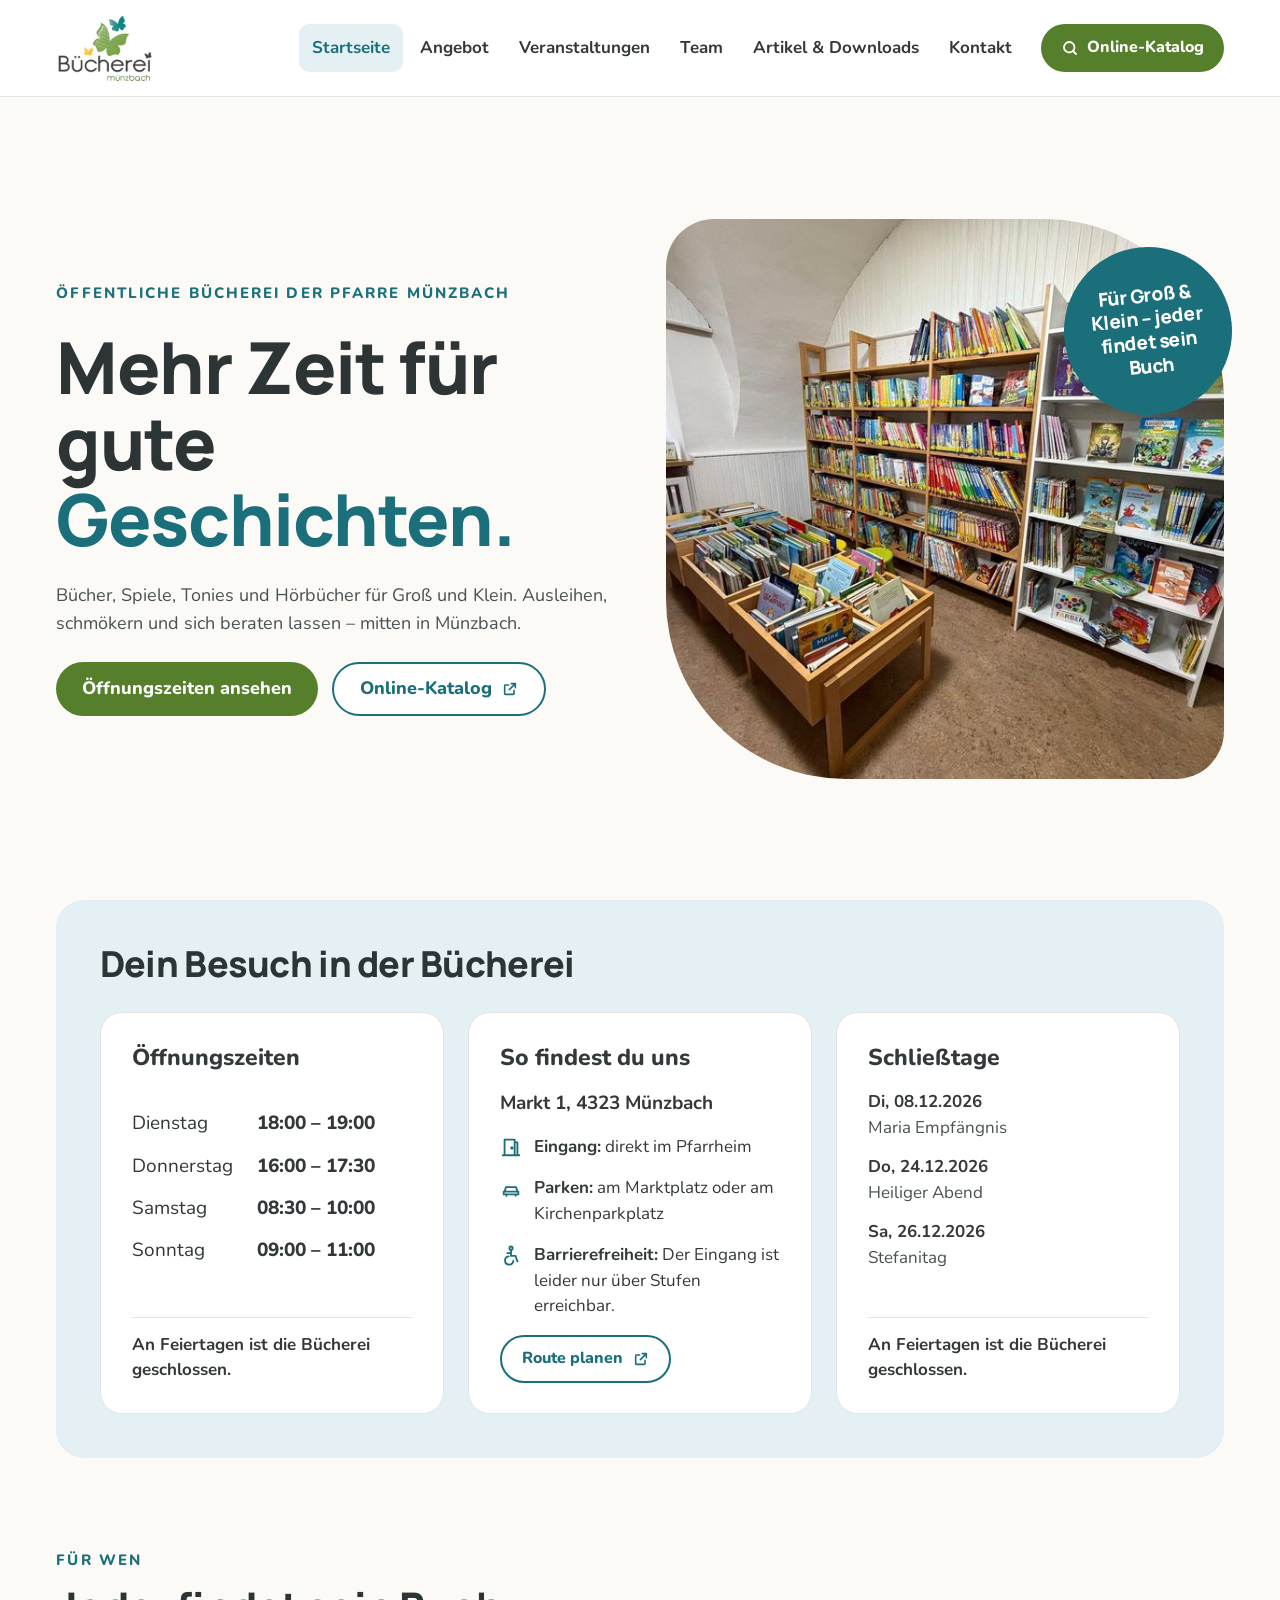
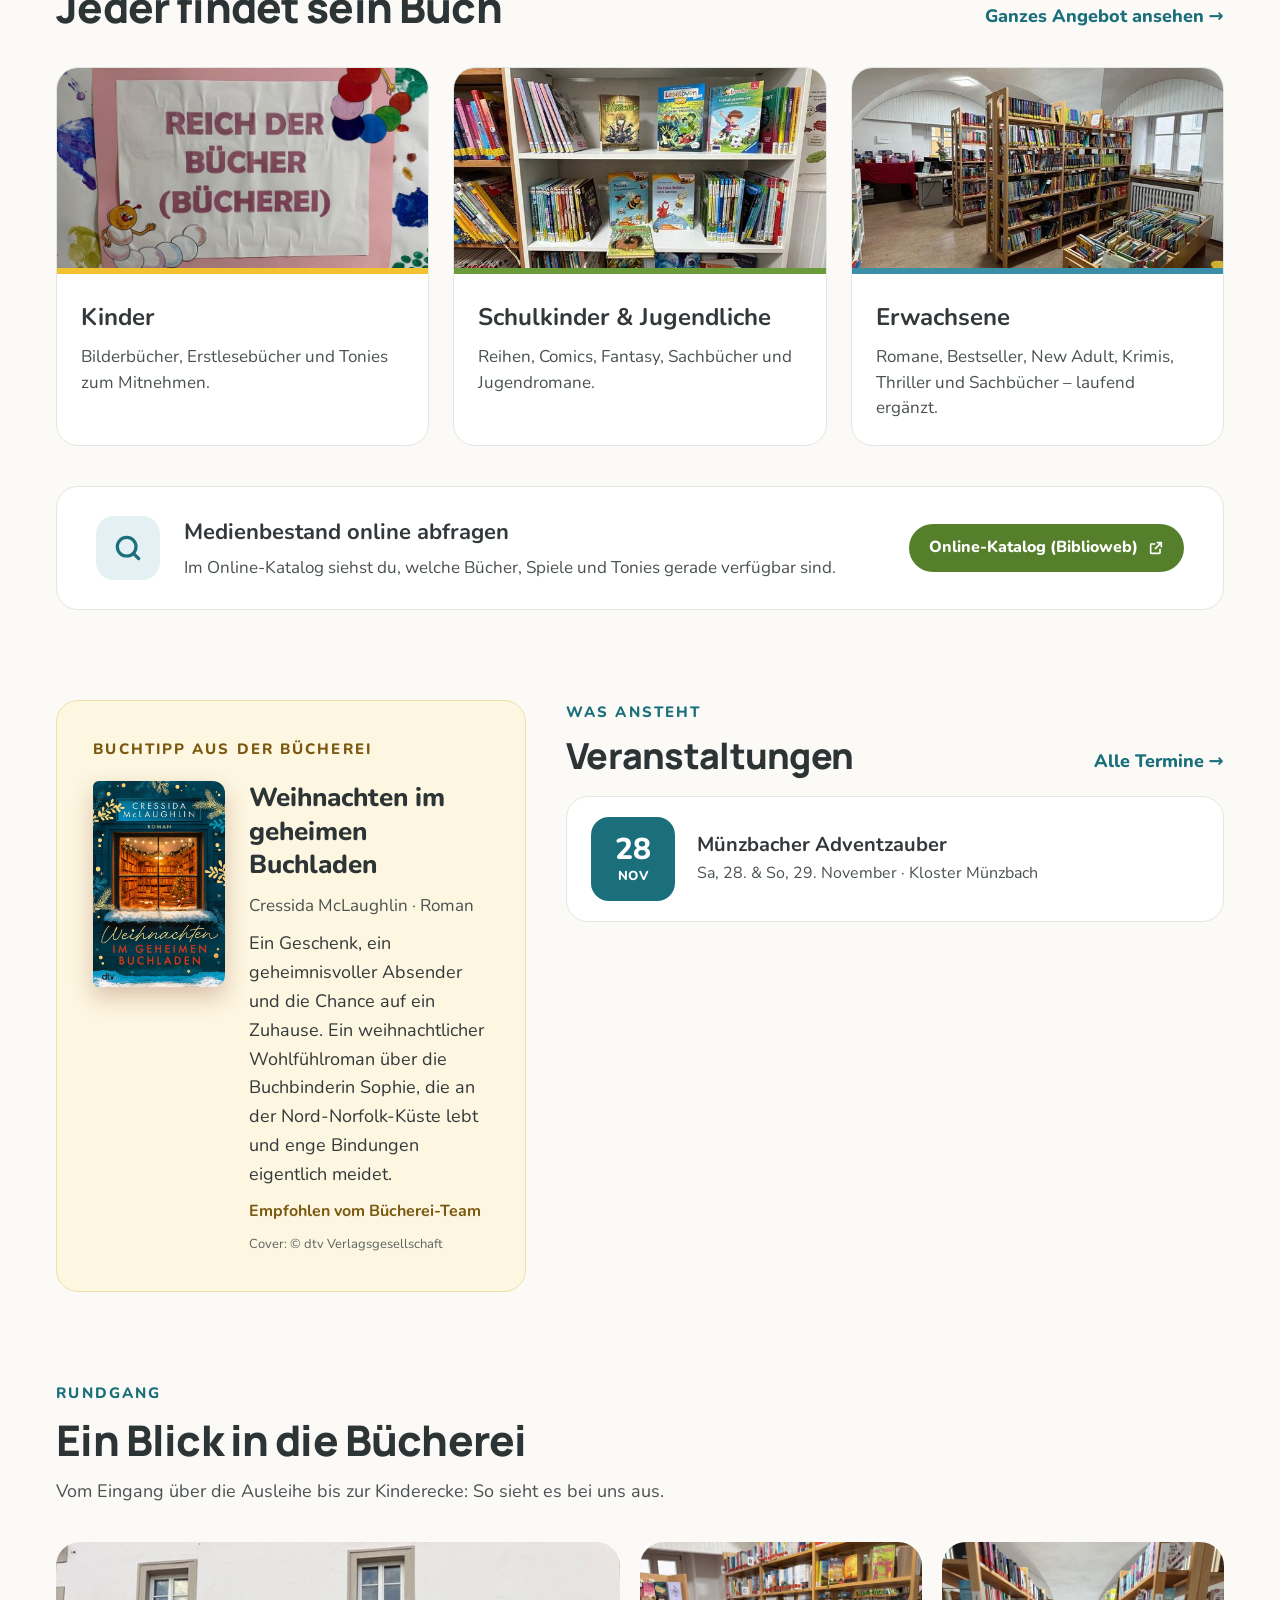
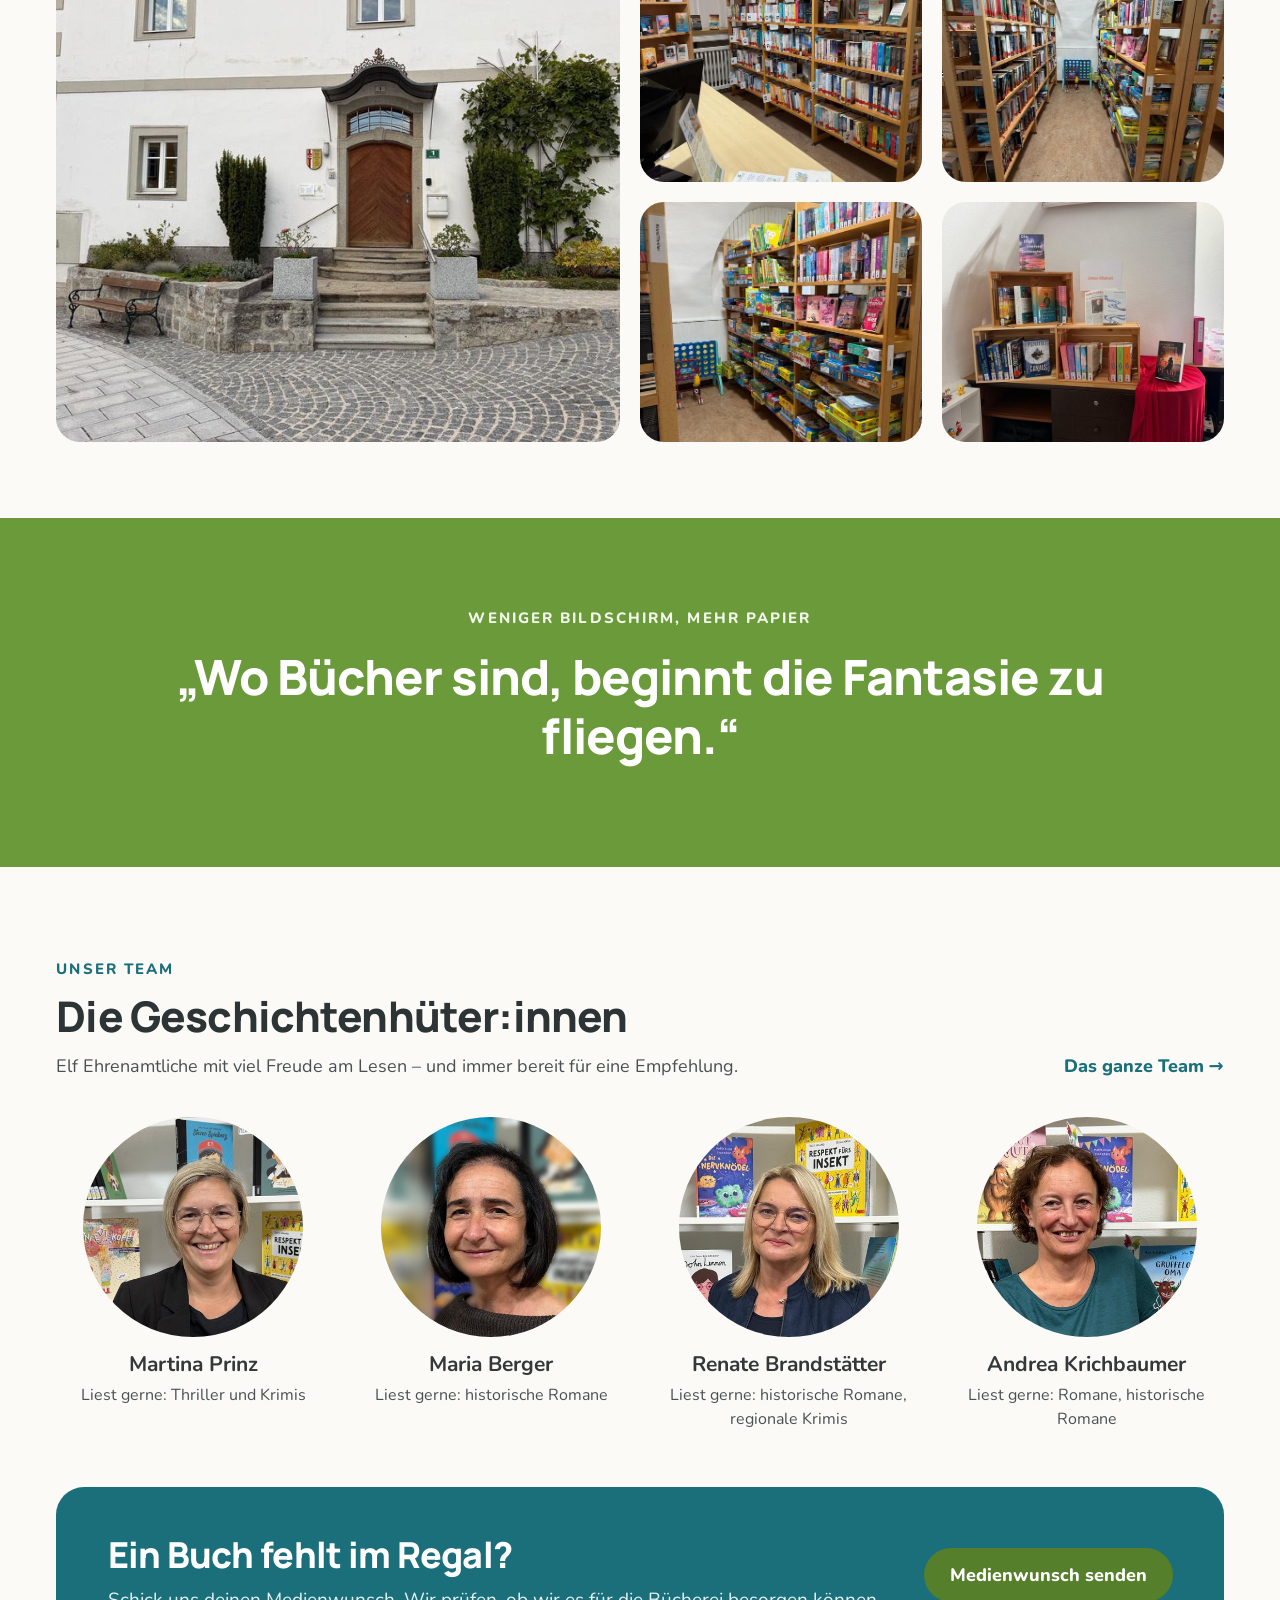
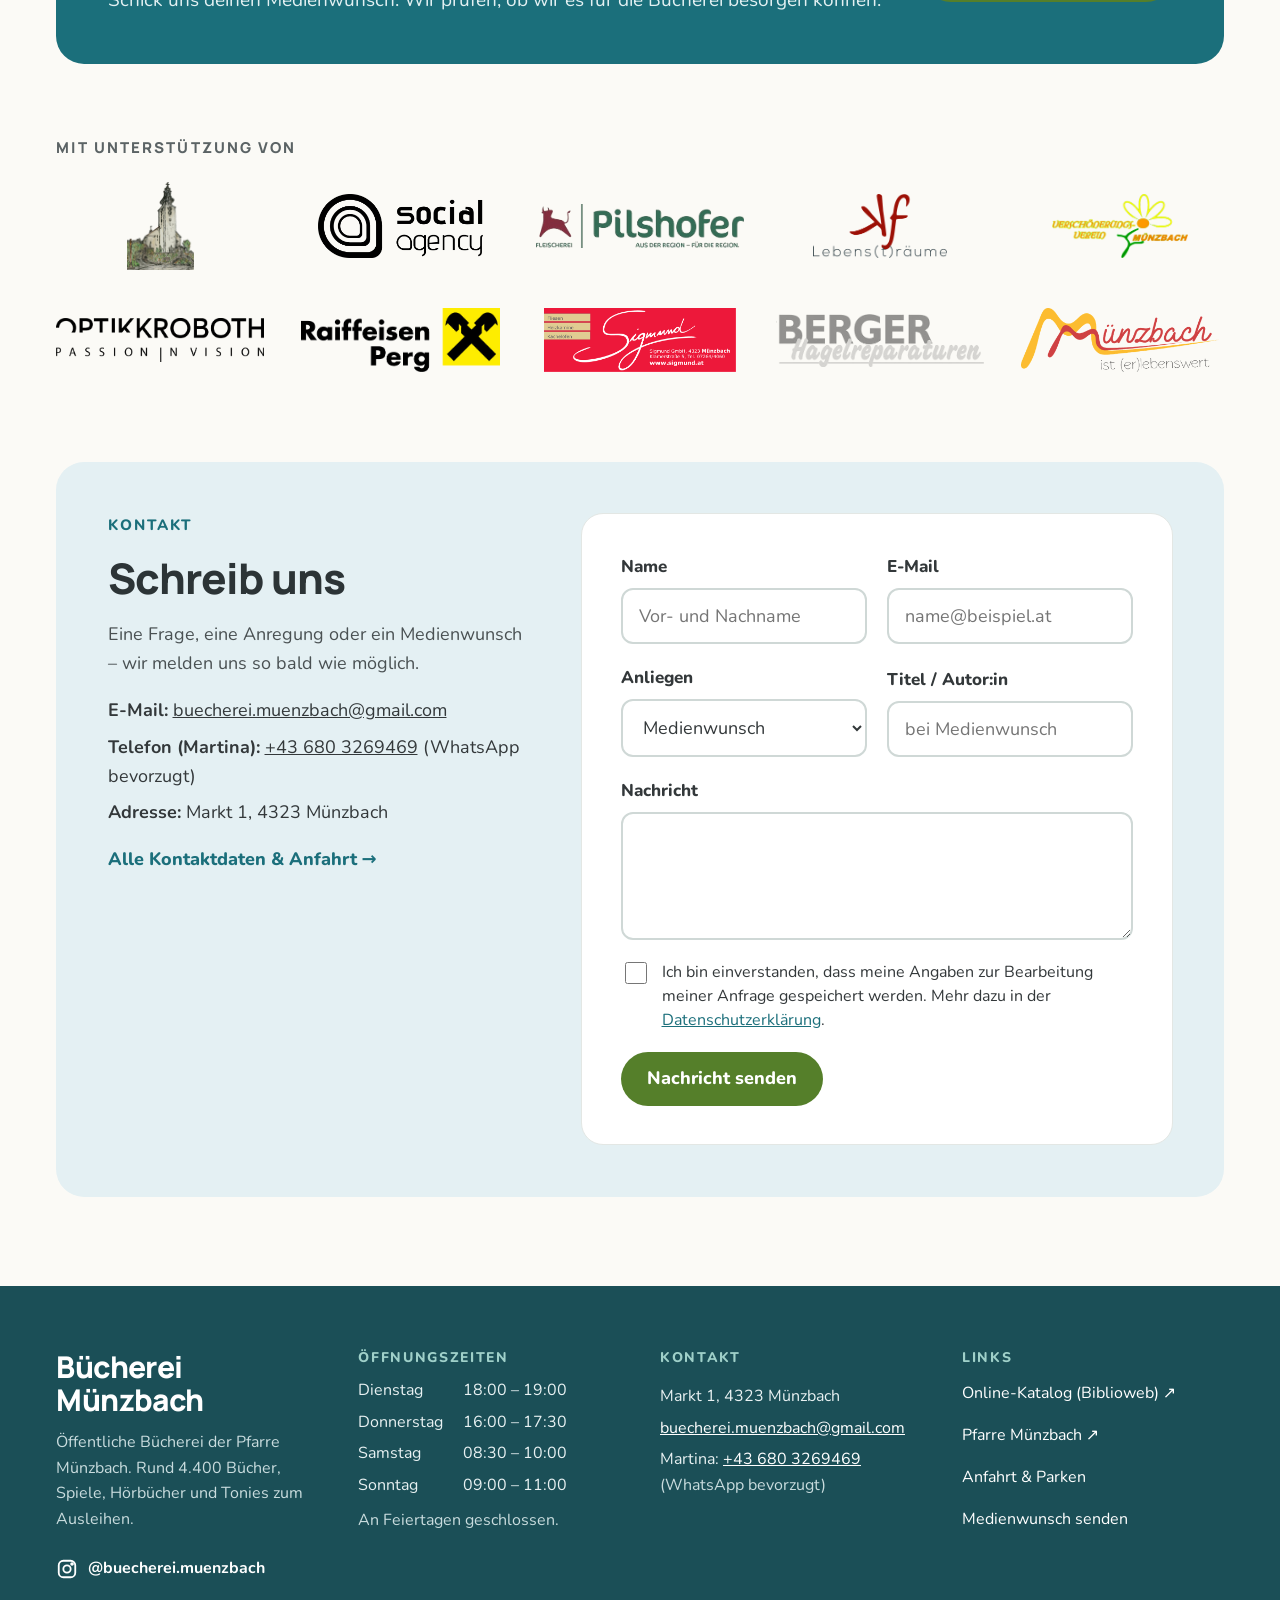
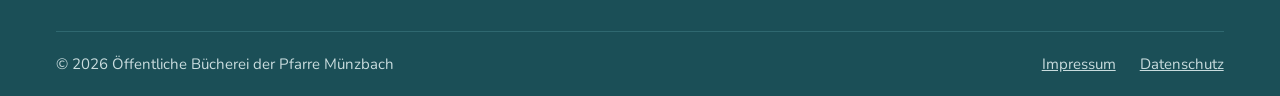
<file: index.html>
<!doctype html>
<html lang="de-AT">
<head>
<meta charset="utf-8">
<meta name="viewport" content="width=device-width, initial-scale=1">
<title>Bücherei Münzbach – Bücher, Spiele &amp; Tonies ausleihen</title>
<meta name="description" content="Öffentliche Bücherei der Pfarre Münzbach: Bücher, Spiele, Tonies und Hörbücher für Groß und Klein. Öffnungszeiten, Angebot, Veranstaltungen und Online-Katalog.">
<link rel="canonical" href="https://www.buecherei-muenzbach.at/">
<meta property="og:type" content="website">
<meta property="og:title" content="Bücherei Münzbach – Bücher, Spiele &amp; Tonies ausleihen">
<meta property="og:description" content="Öffentliche Bücherei der Pfarre Münzbach: Bücher, Spiele, Tonies und Hörbücher für Groß und Klein. Öffnungszeiten, Angebot, Veranstaltungen und Online-Katalog.">
<meta property="og:image" content="https://www.buecherei-muenzbach.at/images/buecherei/neuheitenregal.jpg">
<meta property="og:locale" content="de_AT">
<meta name="theme-color" content="#1b6f7b">
<link rel="icon" href="/favicon.png" type="image/png">
<link rel="apple-touch-icon" href="/apple-touch-icon.png">
<link rel="preload" href="/assets/fonts/manrope-latin-wght-normal.woff2" as="font" type="font/woff2" crossorigin>
<link rel="preload" href="/assets/fonts/nunito-latin-wght-normal.woff2" as="font" type="font/woff2" crossorigin>
<link rel="stylesheet" href="/assets/css/style.css?v=8d9980ff">
<script type="application/ld+json">{"@context": "https://schema.org", "@type": "Library", "@id": "https://www.buecherei-muenzbach.at/#bibliothek", "name": "Öffentliche Bücherei der Pfarre Münzbach", "alternateName": "Bücherei Münzbach", "description": "Öffentliche Bücherei mit rund 4.400 Büchern, Spielen, Tonies und Hörbüchern für Kinder, Jugendliche und Erwachsene.", "url": "https://www.buecherei-muenzbach.at/", "email": "buecherei.muenzbach@gmail.com", "telephone": "+436803269469", "logo": "https://www.buecherei-muenzbach.at/assets/img/logo-buecherei.png", "image": ["https://www.buecherei-muenzbach.at/images/buecherei/neuheitenregal.jpg", "https://www.buecherei-muenzbach.at/images/buecherei/raum-ueberblick.jpg"], "geo": {"@type": "GeoCoordinates", "latitude": 48.2464, "longitude": 14.7075}, "hasMap": "https://www.openstreetmap.org/?mlat=48.2464&mlon=14.7075#map=17/48.2464/14.7075", "isAccessibleForFree": true, "parentOrganization": {"@type": "Organization", "name": "Römisch-katholische Pfarre Münzbach"}, "address": {"@type": "PostalAddress", "streetAddress": "Markt 1", "postalCode": "4323", "addressLocality": "Münzbach", "addressCountry": "AT"}, "openingHoursSpecification": [{"@type": "OpeningHoursSpecification", "dayOfWeek": "Tuesday", "opens": "18:00", "closes": "19:00"}, {"@type": "OpeningHoursSpecification", "dayOfWeek": "Thursday", "opens": "16:00", "closes": "17:30"}, {"@type": "OpeningHoursSpecification", "dayOfWeek": "Saturday", "opens": "08:30", "closes": "10:00"}, {"@type": "OpeningHoursSpecification", "dayOfWeek": "Sunday", "opens": "09:00", "closes": "11:00"}], "sameAs": ["https://www.instagram.com/buecherei.muenzbach/", "https://www.biblioweb.at/muenzbach"]}</script>
</head>
<body>
<a class="skip" href="#inhalt">Zum Inhalt springen</a>
<header class="site-header">
<div class="wrap">
<a class="brand" href="/" aria-label="Bücherei Münzbach – zur Startseite"><img src="/assets/img/logo-buecherei.png" alt="Bücherei Münzbach" width="252" height="186"></a>
<button class="menu-btn" type="button" aria-expanded="false" aria-controls="hauptnavigation" aria-label="Menü öffnen"><svg width="26" height="26" viewBox="0 0 24 24" fill="none" stroke="currentColor" stroke-width="2.4" stroke-linecap="round" aria-hidden="true"><path d="M4 7h16M4 12h16M4 17h16"/></svg></button>
<nav class="nav" id="hauptnavigation" aria-label="Hauptnavigation">
<a href="/" aria-current="page">Startseite</a>
<a href="/angebot">Angebot</a>
<a href="/veranstaltungen">Veranstaltungen</a>
<a href="/team">Team</a>
<a href="/artikel">Artikel &amp; Downloads</a>
<a href="/kontakt">Kontakt</a>
<a class="nav-cta" href="https://www.biblioweb.at/muenzbach" target="_blank" rel="noopener"><svg width="18" height="18" viewBox="0 0 24 24" fill="none" stroke="currentColor" stroke-width="2.4" stroke-linecap="round" aria-hidden="true"><circle cx="11" cy="11" r="7"/><path d="M20 20l-4-4"/></svg>Online-Katalog<span class="skip-sr" style="position:absolute;width:1px;height:1px;overflow:hidden;clip:rect(0 0 0 0)"> (öffnet in neuem Tab)</span></a>
</nav>
</div>
</header>
<main id="inhalt">
<div class="wrap">
<section class="hero" aria-labelledby="h-start">
<div class="stack">
<span class="eyebrow">Öffentliche Bücherei der Pfarre Münzbach</span>
<h1 id="h-start">Mehr Zeit für gute <span>Geschichten.</span></h1>
<p class="lead">Bücher, Spiele, Tonies und Hörbücher für Groß und Klein. Ausleihen, schmökern und sich beraten lassen – mitten in Münzbach.</p>
<div class="btns"><a class="btn" href="#zeiten">Öffnungszeiten ansehen</a><a class="btn2" href="https://www.biblioweb.at/muenzbach" target="_blank" rel="noopener">Online-Katalog<svg class="ext" viewBox="0 0 24 24" fill="none" stroke="currentColor" stroke-width="2.4" stroke-linecap="round" stroke-linejoin="round" aria-hidden="true"><path d="M14 4h6v6M20 4l-9 9M18 14v5a1 1 0 0 1-1 1H5a1 1 0 0 1-1-1V7a1 1 0 0 1 1-1h5"/></svg><span class="skip-sr" style="position:absolute;width:1px;height:1px;overflow:hidden;clip:rect(0 0 0 0)"> (öffnet in neuem Tab)</span></a></div>
</div>
<div class="hero-media"><img src="/images/buecherei/neuheitenregal.jpg" srcset="/images/buecherei/neuheitenregal-800.jpg 800w, /images/buecherei/neuheitenregal.jpg 1600w" sizes="(max-width: 860px) 100vw, 50vw" alt="Helles Bücherregal mit Neuerscheinungen, davor ein Bücherwagen mit Bilderbüchern" width="1600" height="1200" fetchpriority="high" decoding="async"><div class="badge" aria-hidden="true">Für Groß &amp; Klein – jeder findet sein Buch</div></div>
</section>

<section class="visit" id="zeiten" aria-labelledby="h-besuch">
<h2 id="h-besuch">Dein Besuch in der Bücherei</h2>
<div class="grid g3">
<div class="card pad"><h3 class="card-title">Öffnungszeiten</h3><dl class="hours"><dt>Dienstag</dt><dd>18:00 – 19:00</dd><dt>Donnerstag</dt><dd>16:00 – 17:30</dd><dt>Samstag</dt><dd>08:30 – 10:00</dd><dt>Sonntag</dt><dd>09:00 – 11:00</dd></dl><p class="note"><strong>An Feiertagen ist die Bücherei geschlossen.</strong></p></div>
<div class="card pad"><h3 class="card-title">So findest du uns</h3>
<p style="font-size:19px;font-weight:700;line-height:1.5">Markt 1, 4323 Münzbach</p>
<p class="info"><svg width="22" height="22" viewBox="0 0 24 24" fill="none" stroke="#1b6f7b" stroke-width="2" stroke-linecap="round" stroke-linejoin="round" aria-hidden="true"><path d="M5 21V4h11v17M16 7h3v14M3 21h18"/><circle cx="13" cy="13" r=".8" fill="#1b6f7b"/></svg><span><strong>Eingang:</strong> direkt im Pfarrheim</span></p>
<p class="info"><svg width="22" height="22" viewBox="0 0 24 24" fill="none" stroke="#1b6f7b" stroke-width="2" stroke-linecap="round" stroke-linejoin="round" aria-hidden="true"><path d="M5 16l1.5-5h11L19 16M4 16h16v3H4zM7 19v1.5M17 19v1.5"/></svg><span><strong>Parken:</strong> am Marktplatz oder am Kirchenparkplatz</span></p>
<p class="info"><svg width="22" height="22" viewBox="0 0 24 24" fill="none" stroke="#1b6f7b" stroke-width="2" stroke-linecap="round" stroke-linejoin="round" aria-hidden="true"><circle cx="12" cy="4.5" r="1.8"/><path d="M12 7v6h5l2 6M12 10H8"/><path d="M9.5 13.5a4.5 4.5 0 1 0 5 5"/></svg><span><strong>Barrierefreiheit:</strong> Der Eingang ist leider nur über Stufen erreichbar.</span></p>
<a class="btn2 btn-sm" href="https://www.google.com/maps/search/?api=1&amp;query=Markt+1+4323+M%C3%BCnzbach" target="_blank" rel="noopener" style="align-self:flex-start;margin-top:auto">Route planen<svg class="ext" viewBox="0 0 24 24" fill="none" stroke="currentColor" stroke-width="2.4" stroke-linecap="round" stroke-linejoin="round" aria-hidden="true"><path d="M14 4h6v6M20 4l-9 9M18 14v5a1 1 0 0 1-1 1H5a1 1 0 0 1-1-1V7a1 1 0 0 1 1-1h5"/></svg><span class="skip-sr" style="position:absolute;width:1px;height:1px;overflow:hidden;clip:rect(0 0 0 0)"> (öffnet in neuem Tab)</span></a>
</div>
<div class="card pad"><h3 class="card-title">Schließtage</h3>
<ul class="facts closed">
<li><strong>Di, 08.12.2026</strong>Maria Empfängnis</li>
<li><strong>Do, 24.12.2026</strong>Heiliger Abend</li>
<li><strong>Sa, 26.12.2026</strong>Stefanitag</li>
</ul>
<p class="note"><strong>An Feiertagen ist die Bücherei geschlossen.</strong></p>
</div>
</div>
</section>

<section class="section" aria-labelledby="h-fuerwen">
<div class="section-head"><div class="stack"><span class="eyebrow">Für wen</span><h2 id="h-fuerwen">Jeder findet sein Buch</h2></div><a class="more" href="/angebot">Ganzes Angebot ansehen →</a></div>
<div class="grid g3">
<a class="card aud" href="/angebot"><img src="/images/buecherei/schild-reich-der-buecher.jpg" srcset="/images/buecherei/schild-reich-der-buecher-800.jpg 800w, /images/buecherei/schild-reich-der-buecher.jpg 1600w" sizes="(max-width: 860px) 100vw, 33vw" alt="Von Kindern gestaltetes Schild „Reich der Bücher“ mit bunten Handabdrücken" width="1600" height="1407" loading="lazy" decoding="async"><span class="body"><strong>Kinder</strong><span>Bilderbücher, Erstlesebücher und Tonies zum Mitnehmen.</span></span></a>
<a class="card aud c2" href="/angebot"><img src="/images/buecherei/regal-sachbuecher-kinder.jpg" srcset="/images/buecherei/regal-sachbuecher-kinder-800.jpg 800w, /images/buecherei/regal-sachbuecher-kinder.jpg 1200w" sizes="(max-width: 860px) 100vw, 33vw" alt="Regal mit Sach- und Jugendbüchern, die Titel frontal aufgestellt" width="1200" height="1600" loading="lazy" decoding="async"><span class="body"><strong>Schulkinder &amp; Jugendliche</strong><span>Reihen, Comics, Fantasy, Sachbücher und Jugendromane.</span></span></a>
<a class="card aud c3" href="/angebot"><img src="/images/buecherei/raum-ueberblick-hochformat.jpg" srcset="/images/buecherei/raum-ueberblick-hochformat-800.jpg 800w, /images/buecherei/raum-ueberblick-hochformat.jpg 1200w" sizes="(max-width: 860px) 100vw, 33vw" alt="Hohe Holzregale unter dem Gewölbe der Bücherei" width="1200" height="1600" loading="lazy" decoding="async"><span class="body"><strong>Erwachsene</strong><span>Romane, Bestseller, New Adult, Krimis, Thriller und Sachbücher – laufend ergänzt.</span></span></a>
</div>
<div class="card strip"><span class="ico"><svg width="32" height="32" viewBox="0 0 24 24" fill="none" stroke="#1b6f7b" stroke-width="2.4" stroke-linecap="round" aria-hidden="true"><circle cx="11" cy="11" r="7"/><path d="M20 20l-4-4"/></svg></span><span class="txt"><strong>Medienbestand online abfragen</strong><span>Im Online-Katalog siehst du, welche Bücher, Spiele und Tonies gerade verfügbar sind.</span></span><a class="btn btn-sm" href="https://www.biblioweb.at/muenzbach" target="_blank" rel="noopener">Online-Katalog (Biblioweb)<svg class="ext" viewBox="0 0 24 24" fill="none" stroke="currentColor" stroke-width="2.4" stroke-linecap="round" stroke-linejoin="round" aria-hidden="true"><path d="M14 4h6v6M20 4l-9 9M18 14v5a1 1 0 0 1-1 1H5a1 1 0 0 1-1-1V7a1 1 0 0 1 1-1h5"/></svg><span class="skip-sr" style="position:absolute;width:1px;height:1px;overflow:hidden;clip:rect(0 0 0 0)"> (öffnet in neuem Tab)</span></a></div>
</section>

<section class="section duo" aria-label="Buchtipp und Neuigkeiten">
<div class="card tip">
<span class="eyebrow">Buchtipp aus der Bücherei</span>
<div class="tip-inner">
<img class="cover" src="/images/buchtipp-weihnachten-im-geheimen-buchladen.jpg" alt="Buchcover: Weihnachten im geheimen Buchladen von Cressida McLaughlin" width="480" height="751" loading="lazy" decoding="async" style="padding:0;height:auto;aspect-ratio:auto;background:none">
<div class="stack" style="gap:10px">
<h3>Weihnachten im geheimen Buchladen</h3>
<span class="meta">Cressida McLaughlin · Roman</span>
<p>Ein Geschenk, ein geheimnisvoller Absender und die Chance auf ein Zuhause. Ein weihnachtlicher Wohlfühlroman über die Buchbinderin Sophie, die an der Nord-Norfolk-Küste lebt und enge Bindungen eigentlich meidet.</p>
<span class="by">Empfohlen vom Bücherei-Team</span>
<span class="muted" style="font-size:13px">Cover: © dtv Verlagsgesellschaft</span>
</div>
</div>
</div>
<div>
<div class="section-head" style="margin-bottom:20px"><div class="stack"><span class="eyebrow">Was ansteht</span><h2 style="font-size:clamp(28px,2.8vw,40px)">Veranstaltungen</h2></div><a class="more" href="/veranstaltungen">Alle Termine →</a></div>
<div class="ev-list">
<a class="card ev" href="/veranstaltungen"><span class="date"><b>28</b><small>Nov</small></span><span class="t"><strong>Münzbacher Adventzauber</strong><span>Sa, 28. & So, 29. November · Kloster Münzbach</span></span></a>
</div>
</div>
</section>

<section class="section" aria-labelledby="h-rundgang">
<div class="section-head"><div class="stack"><span class="eyebrow">Rundgang</span><h2 id="h-rundgang">Ein Blick in die Bücherei</h2><p class="lead">Vom Eingang über die Ausleihe bis zur Kinderecke: So sieht es bei uns aus.</p></div></div>
<div class="gallery">
<img src="/images/buecherei/eingang-pfarrhof.jpg" srcset="/images/buecherei/eingang-pfarrhof-800.jpg 800w, /images/buecherei/eingang-pfarrhof.jpg 1600w" sizes="(max-width: 860px) 100vw, 50vw" alt="Eingang zum Pfarrhof Münzbach mit Holztür und Steinstufen" width="1600" height="1200" loading="lazy" decoding="async">
<img src="/images/buecherei/ausleihtheke.jpg" srcset="/images/buecherei/ausleihtheke-800.jpg 800w, /images/buecherei/ausleihtheke.jpg 1200w" sizes="(max-width: 860px) 50vw, 25vw" alt="Ausleihtheke mit Prospekten, dahinter die Bücherregale" width="1200" height="1600" loading="lazy" decoding="async">
<img src="/images/buecherei/regalgang-romane.jpg" srcset="/images/buecherei/regalgang-romane-800.jpg 800w, /images/buecherei/regalgang-romane.jpg 1200w" sizes="(max-width: 860px) 50vw, 25vw" alt="Gang zwischen zwei Regalreihen mit Romanen und Krimis" width="1200" height="1600" loading="lazy" decoding="async">
<img src="/images/buecherei/kinderregal-spiele-tonies.jpg" srcset="/images/buecherei/kinderregal-spiele-tonies-800.jpg 800w, /images/buecherei/kinderregal-spiele-tonies.jpg 1200w" sizes="(max-width: 860px) 50vw, 25vw" alt="Kinderregal mit bunten Büchern, Spielen und Tonies" width="1200" height="1600" loading="lazy" decoding="async">
<img src="/images/buecherei/buchtipp-ecke.jpg" srcset="/images/buecherei/buchtipp-ecke-800.jpg 800w, /images/buecherei/buchtipp-ecke.jpg 1600w" sizes="(max-width: 860px) 50vw, 25vw" alt="Ecke mit Buchempfehlungen auf Holzkisten und einem rot gedeckten Tisch" width="1600" height="1200" loading="lazy" decoding="async">
</div>
</section>
</div>

<section class="quote" aria-label="Zitat">
<div class="wrap"><span class="eyebrow">Weniger Bildschirm, mehr Papier</span>
<blockquote>„Wo Bücher sind, beginnt die Fantasie zu fliegen.“</blockquote></div>
</section>

<div class="wrap">
<section class="section" aria-labelledby="h-team">
<div class="section-head"><div class="stack"><span class="eyebrow">Unser Team</span><h2 id="h-team">Die Geschichtenhüter:innen</h2><p class="lead">Elf Ehrenamtliche mit viel Freude am Lesen – und immer bereit für eine Empfehlung.</p></div><a class="more" href="/team">Das ganze Team →</a></div>
<div class="team-teaser">
<div class="person"><img src="/images/team/martina-prinz-400.jpg?v=f99ea065" srcset="/images/team/martina-prinz-400.jpg?v=f99ea065 400w, /images/team/martina-prinz.jpg?v=6879c2a8 800w" sizes="220px" alt="Porträt von Martina Prinz" width="400" height="400" loading="lazy" decoding="async"><strong>Martina Prinz</strong><span class="reads">Liest gerne: Thriller und Krimis</span></div><div class="person"><img src="/images/team/maria-berger-400.jpg?v=38b82cd0" srcset="/images/team/maria-berger-400.jpg?v=38b82cd0 400w, /images/team/maria-berger.jpg?v=62f901ae 800w" sizes="220px" alt="Porträt von Maria Berger" width="400" height="400" loading="lazy" decoding="async"><strong>Maria Berger</strong><span class="reads">Liest gerne: historische Romane</span></div><div class="person"><img src="/images/team/renate-brandstaetter-400.jpg?v=ee1a1c5f" srcset="/images/team/renate-brandstaetter-400.jpg?v=ee1a1c5f 400w, /images/team/renate-brandstaetter.jpg?v=fcdf2f41 800w" sizes="220px" alt="Porträt von Renate Brandstätter" width="400" height="400" loading="lazy" decoding="async"><strong>Renate Brandstätter</strong><span class="reads">Liest gerne: historische Romane, regionale Krimis</span></div><div class="person"><img src="/images/team/andrea-krichbaumer-400.jpg?v=2021fcb1" srcset="/images/team/andrea-krichbaumer-400.jpg?v=2021fcb1 400w, /images/team/andrea-krichbaumer.jpg?v=9e6d3aae 800w" sizes="220px" alt="Porträt von Andrea Krichbaumer" width="400" height="400" loading="lazy" decoding="async"><strong>Andrea Krichbaumer</strong><span class="reads">Liest gerne: Romane, historische Romane</span></div>
</div>
</section>

<section class="cta"><div><h2>Ein Buch fehlt im Regal?</h2><p>Schick uns deinen Medienwunsch. Wir prüfen, ob wir es für die Bücherei besorgen können.</p></div><a class="btn" href="#kontakt">Medienwunsch senden</a></section>

<section class="sponsors" aria-labelledby="h-unterst"><h2 class="eyebrow" id="h-unterst">Mit Unterstützung von</h2><ul class="logos">
<li><a href="https://www.dioezese-linz.at/pfarre/4240" target="_blank" rel="noopener" title="Pfarre Münzbach – Website öffnet in neuem Tab"><img src="/images/sponsoren/pfarre-muenzbach.png" alt="Pfarre Münzbach" class="hoch" loading="lazy"></a></li>
<li><a href="https://www.social-agency.at" target="_blank" rel="noopener" title="Social Agency – Website öffnet in neuem Tab"><img src="/images/sponsoren/social-agency.png" alt="Social Agency" loading="lazy"></a></li>
<li><a href="https://www.fleischerei-pilshofer.at" target="_blank" rel="noopener" title="Fleischerei Pilshofer – Website öffnet in neuem Tab"><img src="/images/sponsoren/fleischerei-pilshofer.png" alt="Fleischerei Pilshofer" loading="lazy"></a></li>
<li><a href="https://www.kf-lebenstraeume.at/" target="_blank" rel="noopener" title="KF Lebens(t)räume – Website öffnet in neuem Tab"><img src="/images/sponsoren/kf-lebenstraeume.png" alt="KF Lebens(t)räume" loading="lazy"></a></li>
<li><img src="/images/sponsoren/verschoenerungsverein-muenzbach.png" alt="Verschönerungsverein Münzbach" loading="lazy"></li>
<li><a href="https://www.optikkroboth.at" target="_blank" rel="noopener" title="Optik Kroboth – Website öffnet in neuem Tab"><img src="/images/sponsoren/optik-kroboth.png" alt="Optik Kroboth" loading="lazy"></a></li>
<li><a href="https://www.raiffeisen.at/ooe/perg/de/privatkunden.html" target="_blank" rel="noopener" title="Raiffeisen Perg – Website öffnet in neuem Tab"><img src="/images/sponsoren/raiffeisen-perg.png" alt="Raiffeisen Perg" loading="lazy"></a></li>
<li><a href="https://www.sigmund.at" target="_blank" rel="noopener" title="Sigmund GmbH – Website öffnet in neuem Tab"><img src="/images/sponsoren/sigmund.png" alt="Sigmund GmbH" loading="lazy"></a></li>
<li><img src="/images/sponsoren/berger-hagelreparaturen.png" alt="Berger Hagelreparaturen" loading="lazy"></li>
<li><a href="https://www.muenzbach.at" target="_blank" rel="noopener" title="Gemeinde Münzbach – Website öffnet in neuem Tab"><img src="/images/sponsoren/gemeinde-muenzbach.png" alt="Gemeinde Münzbach" loading="lazy"></a></li>
</ul></section>

<section class="contact" id="kontakt" aria-labelledby="h-kontakt">
<div class="stack">
<span class="eyebrow">Kontakt</span>
<h2 id="h-kontakt">Schreib uns</h2>
<p class="lead">Eine Frage, eine Anregung oder ein Medienwunsch – wir melden uns so bald wie möglich.</p>
<div class="contact-lines">
<span><strong>E-Mail:</strong> <a href="mailto:buecherei.muenzbach@gmail.com">buecherei.muenzbach@gmail.com</a></span>
<span><strong>Telefon (Martina):</strong> <a href="tel:+436803269469">+43 680 3269469</a> (WhatsApp bevorzugt)</span>
<span><strong>Adresse:</strong> Markt 1, 4323 Münzbach</span>
</div>
<a class="more" href="/kontakt">Alle Kontaktdaten &amp; Anfahrt →</a>
</div>
<form class="card" name="kontakt-kurz" method="POST" action="/kontakt" data-netlify="true" netlify-honeypot="website" data-contact novalidate>
<input type="hidden" name="form-name" value="kontakt-kurz">

<div class="row2">
<div class="field"><label for="h-name">Name</label><input id="h-name" name="name" class="inp" type="text" autocomplete="name" placeholder="Vor- und Nachname" required></div>
<div class="field"><label for="h-mail">E-Mail</label><input id="h-mail" name="email" class="inp" type="email" autocomplete="email" placeholder="name@beispiel.at" required></div>
</div>
<div class="row2">
<div class="field"><label for="h-anliegen">Anliegen</label><select id="h-anliegen" name="anliegen" class="inp"><option>Medienwunsch</option><option>Frage</option><option>Sonstiges</option></select></div>
<div class="field"><label for="h-titel">Titel / Autor:in</label><input id="h-titel" name="titel" class="inp" type="text" placeholder="bei Medienwunsch"></div>
</div>
<div class="field"><label for="h-msg">Nachricht</label><textarea id="h-msg" name="nachricht" class="inp" rows="4"></textarea></div>
<div class="hp" aria-hidden="true"><label for="h-web">Website</label><input id="h-web" name="website" type="text" tabindex="-1" autocomplete="off"></div>
<label class="consent"><input type="checkbox" name="zustimmung" value="ja" required><span>Ich bin einverstanden, dass meine Angaben zur Bearbeitung meiner Anfrage gespeichert werden. Mehr dazu in der <a href="/datenschutz">Datenschutzerklärung</a>.</span></label>
<button type="submit" class="btn" style="align-self:flex-start">Nachricht senden</button>
<p class="form-msg" role="status" tabindex="-1"></p>
</form>
</section>
</div>
</main>
<footer class="site-footer">
<div class="wrap">
<div class="cols">
<div class="stack">
<span class="name">Bücherei Münzbach</span>
<p class="soft">Öffentliche Bücherei der Pfarre Münzbach. Rund 4.400 Bücher, Spiele, Hörbücher und Tonies zum Ausleihen.</p>
<a href="https://www.instagram.com/buecherei.muenzbach/" target="_blank" rel="noopener" style="display:inline-flex;align-items:center;gap:10px;font-weight:700;text-decoration:none;min-height:44px"><svg width="22" height="22" viewBox="0 0 24 24" fill="none" stroke="currentColor" stroke-width="2" aria-hidden="true"><rect x="3" y="3" width="18" height="18" rx="5"/><circle cx="12" cy="12" r="4"/><circle cx="17.5" cy="6.5" r="1" fill="currentColor"/></svg>@buecherei.muenzbach<span class="skip-sr" style="position:absolute;width:1px;height:1px;overflow:hidden;clip:rect(0 0 0 0)"> (öffnet in neuem Tab)</span></a>
</div>
<div>
<h2>Öffnungszeiten</h2>
<dl class="f-hours"><dt>Dienstag</dt><dd>18:00 – 19:00</dd><dt>Donnerstag</dt><dd>16:00 – 17:30</dd><dt>Samstag</dt><dd>08:30 – 10:00</dd><dt>Sonntag</dt><dd>09:00 – 11:00</dd></dl>
<p class="soft" style="margin-top:10px">An Feiertagen geschlossen.</p>
</div>
<div class="stack" style="gap:6px">
<h2>Kontakt</h2>
<span>Markt 1, 4323 Münzbach</span>
<a href="mailto:buecherei.muenzbach@gmail.com">buecherei.muenzbach@gmail.com</a>
<span>Martina: <a href="tel:+436803269469">+43 680 3269469</a><br><span class="soft">(WhatsApp bevorzugt)</span></span>
</div>
<div>
<h2>Links</h2>
<div class="links">
<a href="https://www.biblioweb.at/muenzbach" target="_blank" rel="noopener">Online-Katalog (Biblioweb) ↗<span class="skip-sr" style="position:absolute;width:1px;height:1px;overflow:hidden;clip:rect(0 0 0 0)"> (öffnet in neuem Tab)</span></a>
<a href="https://www.dioezese-linz.at/pfarre/4240" target="_blank" rel="noopener">Pfarre Münzbach ↗<span class="skip-sr" style="position:absolute;width:1px;height:1px;overflow:hidden;clip:rect(0 0 0 0)"> (öffnet in neuem Tab)</span></a>
<a href="/kontakt#anfahrt">Anfahrt &amp; Parken</a>
<a href="/kontakt">Medienwunsch senden</a>
</div>
</div>
</div>
<div class="bottom">
<span>© 2026 Öffentliche Bücherei der Pfarre Münzbach</span>
<nav aria-label="Rechtliches"><a href="/impressum">Impressum</a><a href="/datenschutz">Datenschutz</a></nav>
</div>
</div>
</footer>
<script src="/assets/js/main.js?v=b208edb5" defer></script>
</body>
</html>
</file>
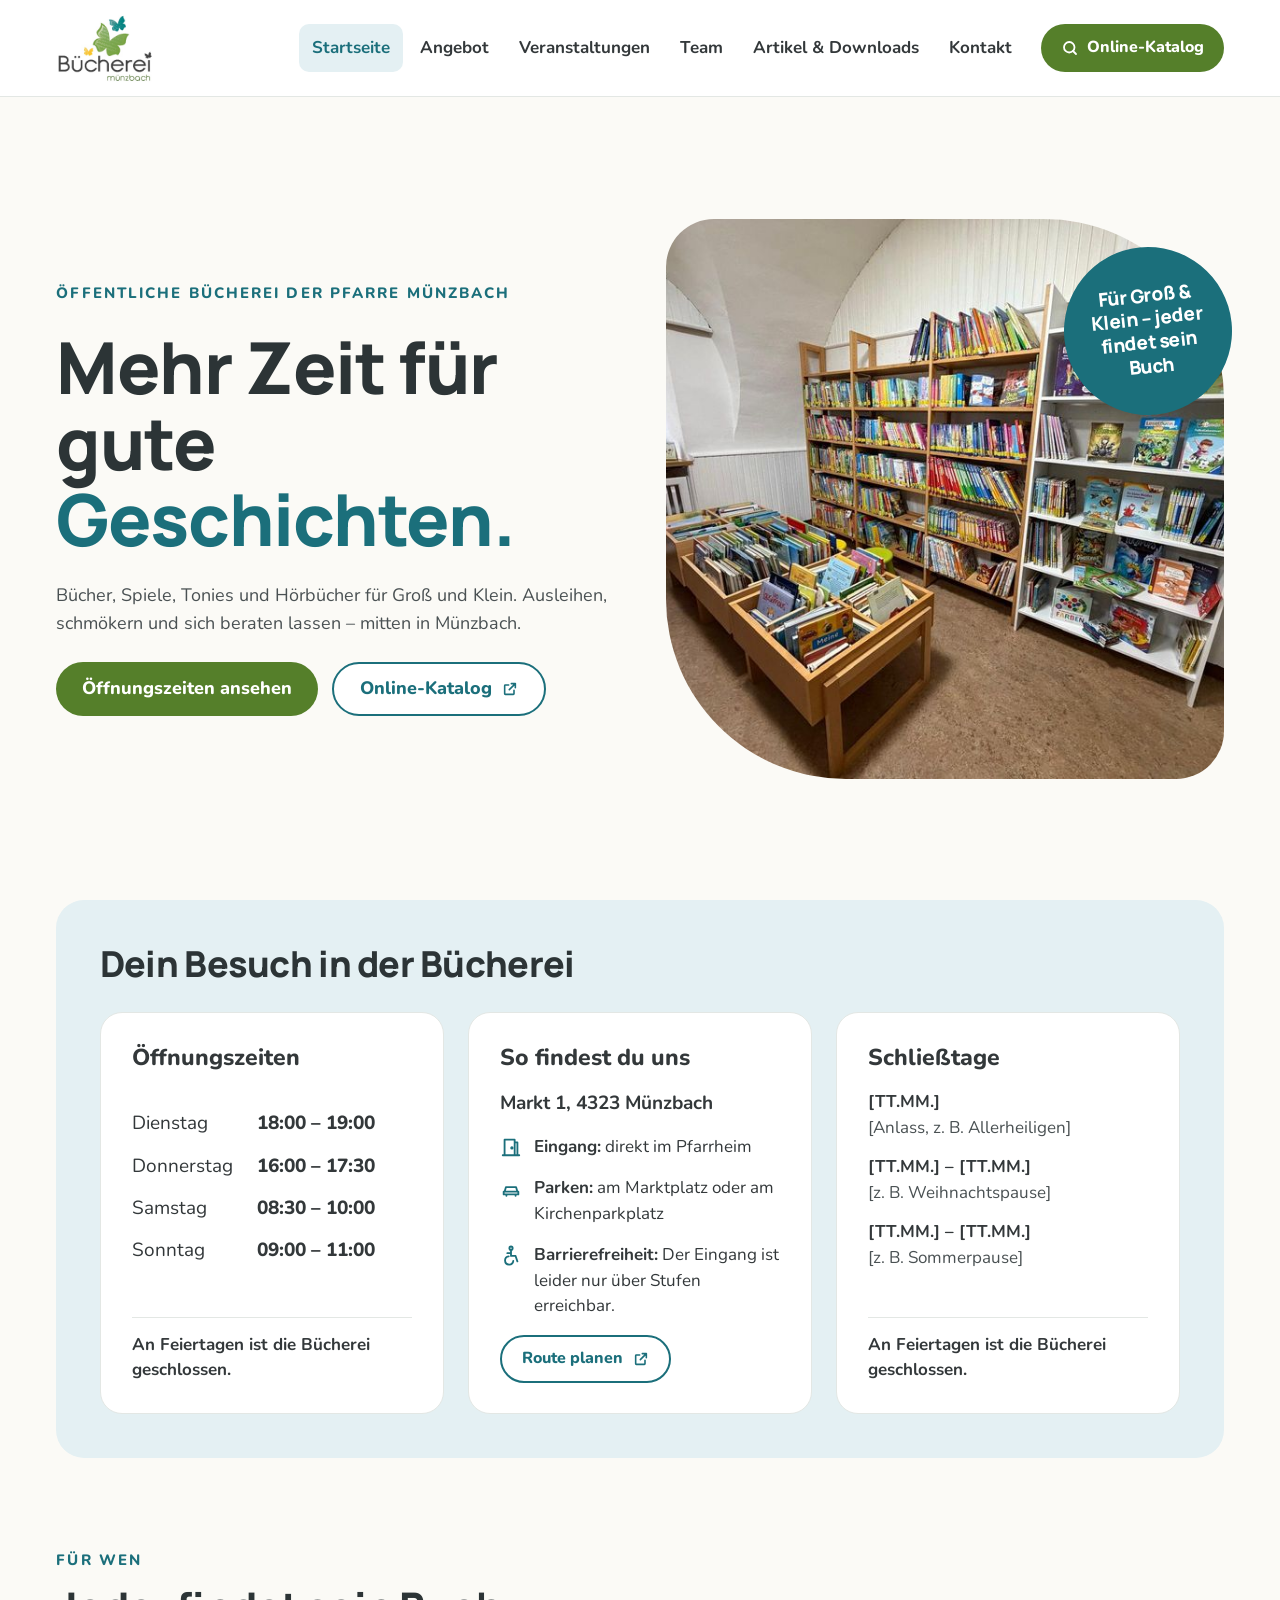
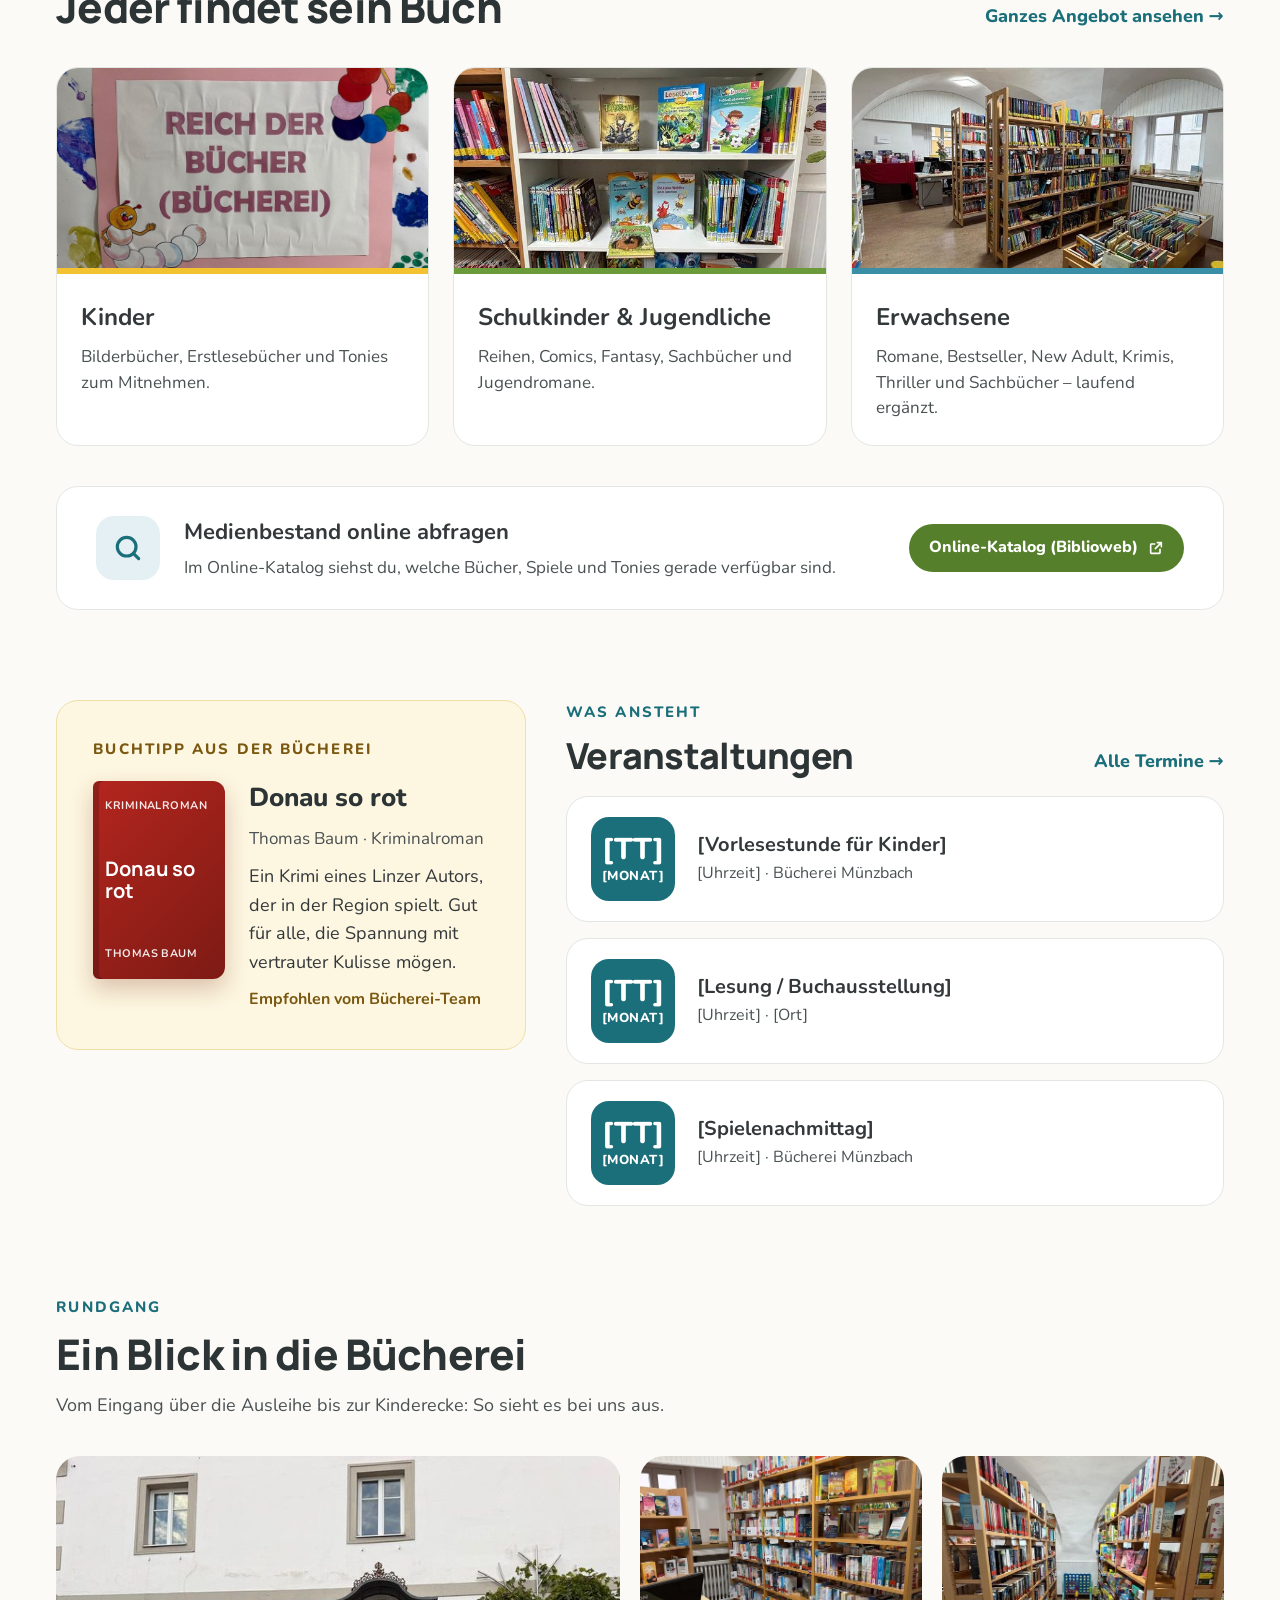
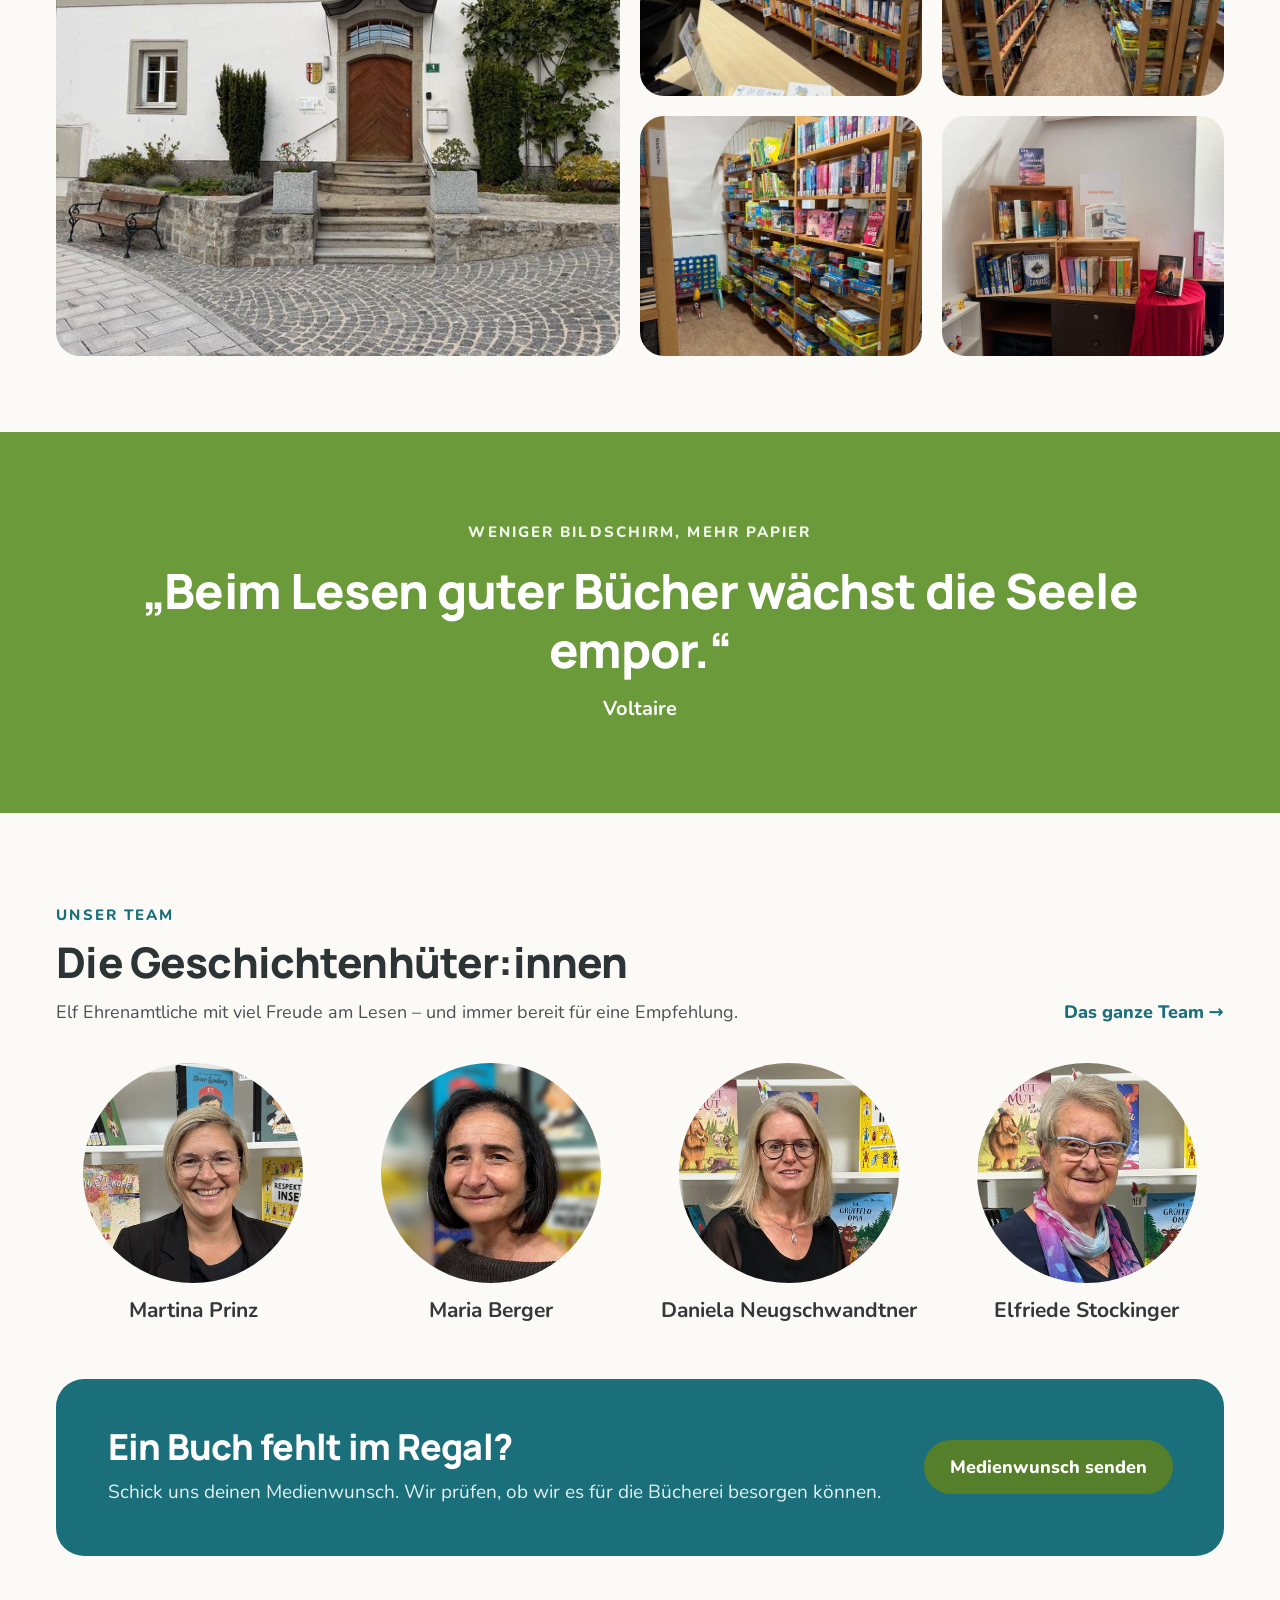
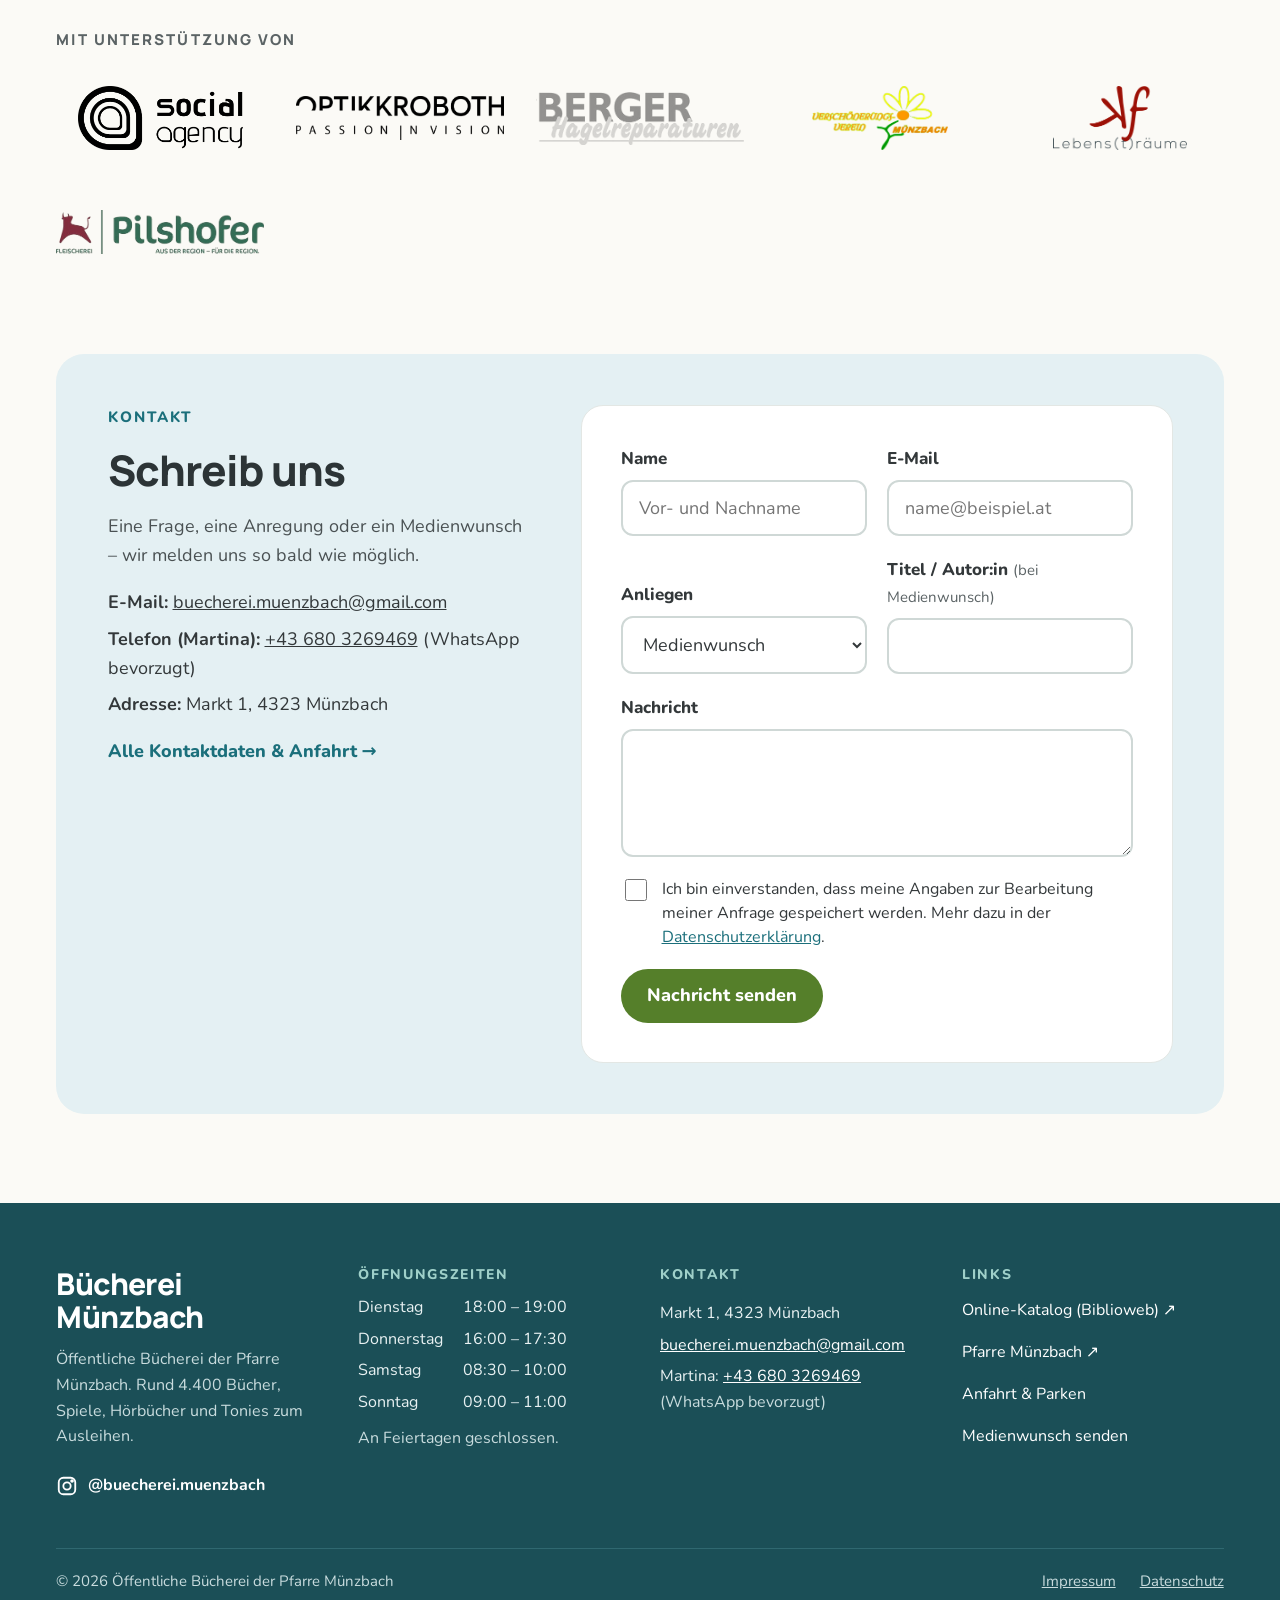
<file: buecherei-aenderungen_2/index.html>
<!doctype html>
<html lang="de-AT">
<head>
<meta charset="utf-8">
<meta name="viewport" content="width=device-width, initial-scale=1">
<title>Bücherei Münzbach</title>
<meta name="description" content="Öffentliche Bücherei der Pfarre Münzbach: Bücher, Spiele, Tonies und Hörbücher für Groß und Klein. Öffnungszeiten, Angebot, Veranstaltungen und Online-Katalog.">
<link rel="canonical" href="https://www.buecherei-muenzbach.at/">
<meta property="og:type" content="website">
<meta property="og:title" content="Bücherei Münzbach">
<meta property="og:description" content="Öffentliche Bücherei der Pfarre Münzbach: Bücher, Spiele, Tonies und Hörbücher für Groß und Klein. Öffnungszeiten, Angebot, Veranstaltungen und Online-Katalog.">
<meta property="og:image" content="https://www.buecherei-muenzbach.at/images/buecherei/neuheitenregal.jpg">
<meta property="og:locale" content="de_AT">
<meta name="theme-color" content="#1b6f7b">
<link rel="icon" href="/favicon.png" type="image/png">
<link rel="apple-touch-icon" href="/apple-touch-icon.png">
<link rel="preload" href="/assets/fonts/manrope-latin-wght-normal.woff2" as="font" type="font/woff2" crossorigin>
<link rel="preload" href="/assets/fonts/nunito-latin-wght-normal.woff2" as="font" type="font/woff2" crossorigin>
<link rel="stylesheet" href="/assets/css/style.css?v=b157c14b">
<script type="application/ld+json">{"@context": "https://schema.org", "@type": "Library", "name": "Öffentliche Bücherei der Pfarre Münzbach", "url": "https://www.buecherei-muenzbach.at/", "email": "buecherei.muenzbach@gmail.com", "telephone": "+436803269469", "address": {"@type": "PostalAddress", "streetAddress": "Markt 1", "postalCode": "4323", "addressLocality": "Münzbach", "addressCountry": "AT"}, "openingHoursSpecification": [{"@type": "OpeningHoursSpecification", "dayOfWeek": "Tuesday", "opens": "18:00", "closes": "19:00"}, {"@type": "OpeningHoursSpecification", "dayOfWeek": "Thursday", "opens": "16:00", "closes": "17:30"}, {"@type": "OpeningHoursSpecification", "dayOfWeek": "Saturday", "opens": "08:30", "closes": "10:00"}, {"@type": "OpeningHoursSpecification", "dayOfWeek": "Sunday", "opens": "09:00", "closes": "11:00"}], "sameAs": ["https://www.instagram.com/buecherei.muenzbach/", "https://www.biblioweb.at/muenzbach"]}</script>
</head>
<body>
<a class="skip" href="#inhalt">Zum Inhalt springen</a>
<header class="site-header">
<div class="wrap">
<a class="brand" href="/" aria-label="Bücherei Münzbach – zur Startseite"><img src="/assets/img/logo-buecherei.png" alt="Bücherei Münzbach" width="252" height="186"></a>
<button class="menu-btn" type="button" aria-expanded="false" aria-controls="hauptnavigation" aria-label="Menü öffnen"><svg width="26" height="26" viewBox="0 0 24 24" fill="none" stroke="currentColor" stroke-width="2.4" stroke-linecap="round" aria-hidden="true"><path d="M4 7h16M4 12h16M4 17h16"/></svg></button>
<nav class="nav" id="hauptnavigation" aria-label="Hauptnavigation">
<a href="/" aria-current="page">Startseite</a>
<a href="/angebot">Angebot</a>
<a href="/veranstaltungen">Veranstaltungen</a>
<a href="/team">Team</a>
<a href="/artikel">Artikel &amp; Downloads</a>
<a href="/kontakt">Kontakt</a>
<a class="nav-cta" href="https://www.biblioweb.at/muenzbach" target="_blank" rel="noopener"><svg width="18" height="18" viewBox="0 0 24 24" fill="none" stroke="currentColor" stroke-width="2.4" stroke-linecap="round" aria-hidden="true"><circle cx="11" cy="11" r="7"/><path d="M20 20l-4-4"/></svg>Online-Katalog<span class="skip-sr" style="position:absolute;width:1px;height:1px;overflow:hidden;clip:rect(0 0 0 0)"> (öffnet in neuem Tab)</span></a>
</nav>
</div>
</header>
<main id="inhalt">
<div class="wrap">
<section class="hero" aria-labelledby="h-start">
<div class="stack">
<span class="eyebrow">Öffentliche Bücherei der Pfarre Münzbach</span>
<h1 id="h-start">Mehr Zeit für gute <span>Geschichten.</span></h1>
<p class="lead">Bücher, Spiele, Tonies und Hörbücher für Groß und Klein. Ausleihen, schmökern und sich beraten lassen – mitten in Münzbach.</p>
<div class="btns"><a class="btn" href="#zeiten">Öffnungszeiten ansehen</a><a class="btn2" href="https://www.biblioweb.at/muenzbach" target="_blank" rel="noopener">Online-Katalog<svg class="ext" viewBox="0 0 24 24" fill="none" stroke="currentColor" stroke-width="2.4" stroke-linecap="round" stroke-linejoin="round" aria-hidden="true"><path d="M14 4h6v6M20 4l-9 9M18 14v5a1 1 0 0 1-1 1H5a1 1 0 0 1-1-1V7a1 1 0 0 1 1-1h5"/></svg><span class="skip-sr" style="position:absolute;width:1px;height:1px;overflow:hidden;clip:rect(0 0 0 0)"> (öffnet in neuem Tab)</span></a></div>
</div>
<div class="hero-media"><img src="/images/buecherei/neuheitenregal.jpg" srcset="/images/buecherei/neuheitenregal-800.jpg 800w, /images/buecherei/neuheitenregal.jpg 1600w" sizes="(max-width: 860px) 100vw, 50vw" alt="Helles Bücherregal mit Neuerscheinungen, davor ein Bücherwagen mit Bilderbüchern" width="1600" height="1200" fetchpriority="high" decoding="async"><div class="badge" aria-hidden="true">Für Groß &amp; Klein – jeder findet sein Buch</div></div>
</section>

<section class="visit" id="zeiten" aria-labelledby="h-besuch">
<h2 id="h-besuch">Dein Besuch in der Bücherei</h2>
<div class="grid g3">
<div class="card pad"><h3 class="card-title">Öffnungszeiten</h3><dl class="hours"><dt>Dienstag</dt><dd>18:00 – 19:00</dd><dt>Donnerstag</dt><dd>16:00 – 17:30</dd><dt>Samstag</dt><dd>08:30 – 10:00</dd><dt>Sonntag</dt><dd>09:00 – 11:00</dd></dl><p class="note"><strong>An Feiertagen ist die Bücherei geschlossen.</strong></p></div>
<div class="card pad"><h3 class="card-title">So findest du uns</h3>
<p style="font-size:19px;font-weight:700;line-height:1.5">Markt 1, 4323 Münzbach</p>
<p class="info"><svg width="22" height="22" viewBox="0 0 24 24" fill="none" stroke="#1b6f7b" stroke-width="2" stroke-linecap="round" stroke-linejoin="round" aria-hidden="true"><path d="M5 21V4h11v17M16 7h3v14M3 21h18"/><circle cx="13" cy="13" r=".8" fill="#1b6f7b"/></svg><span><strong>Eingang:</strong> direkt im Pfarrheim</span></p>
<p class="info"><svg width="22" height="22" viewBox="0 0 24 24" fill="none" stroke="#1b6f7b" stroke-width="2" stroke-linecap="round" stroke-linejoin="round" aria-hidden="true"><path d="M5 16l1.5-5h11L19 16M4 16h16v3H4zM7 19v1.5M17 19v1.5"/></svg><span><strong>Parken:</strong> am Marktplatz oder am Kirchenparkplatz</span></p>
<p class="info"><svg width="22" height="22" viewBox="0 0 24 24" fill="none" stroke="#1b6f7b" stroke-width="2" stroke-linecap="round" stroke-linejoin="round" aria-hidden="true"><circle cx="12" cy="4.5" r="1.8"/><path d="M12 7v6h5l2 6M12 10H8"/><path d="M9.5 13.5a4.5 4.5 0 1 0 5 5"/></svg><span><strong>Barrierefreiheit:</strong> Der Eingang ist leider nur über Stufen erreichbar.</span></p>
<a class="btn2 btn-sm" href="https://www.google.com/maps/search/?api=1&amp;query=Markt+1+4323+M%C3%BCnzbach" target="_blank" rel="noopener" style="align-self:flex-start;margin-top:auto">Route planen<svg class="ext" viewBox="0 0 24 24" fill="none" stroke="currentColor" stroke-width="2.4" stroke-linecap="round" stroke-linejoin="round" aria-hidden="true"><path d="M14 4h6v6M20 4l-9 9M18 14v5a1 1 0 0 1-1 1H5a1 1 0 0 1-1-1V7a1 1 0 0 1 1-1h5"/></svg><span class="skip-sr" style="position:absolute;width:1px;height:1px;overflow:hidden;clip:rect(0 0 0 0)"> (öffnet in neuem Tab)</span></a>
</div>
<div class="card pad"><h3 class="card-title">Schließtage</h3>
<ul class="facts closed">
<li><strong>[TT.MM.]</strong>[Anlass, z. B. Allerheiligen]</li>
<li><strong>[TT.MM.] – [TT.MM.]</strong>[z. B. Weihnachtspause]</li>
<li><strong>[TT.MM.] – [TT.MM.]</strong>[z. B. Sommerpause]</li>
</ul>
<p class="note"><strong>An Feiertagen ist die Bücherei geschlossen.</strong></p>
</div>
</div>
</section>

<section class="section" aria-labelledby="h-fuerwen">
<div class="section-head"><div class="stack"><span class="eyebrow">Für wen</span><h2 id="h-fuerwen">Jeder findet sein Buch</h2></div><a class="more" href="/angebot">Ganzes Angebot ansehen →</a></div>
<div class="grid g3">
<a class="card aud" href="/angebot"><img src="/images/buecherei/schild-reich-der-buecher.jpg" srcset="/images/buecherei/schild-reich-der-buecher-800.jpg 800w, /images/buecherei/schild-reich-der-buecher.jpg 1600w" sizes="(max-width: 860px) 100vw, 33vw" alt="Von Kindern gestaltetes Schild „Reich der Bücher“ mit bunten Handabdrücken" width="1600" height="1407" loading="lazy" decoding="async"><span class="body"><strong>Kinder</strong><span>Bilderbücher, Erstlesebücher und Tonies zum Mitnehmen.</span></span></a>
<a class="card aud c2" href="/angebot"><img src="/images/buecherei/regal-sachbuecher-kinder.jpg" srcset="/images/buecherei/regal-sachbuecher-kinder-800.jpg 800w, /images/buecherei/regal-sachbuecher-kinder.jpg 1200w" sizes="(max-width: 860px) 100vw, 33vw" alt="Regal mit Sach- und Jugendbüchern, die Titel frontal aufgestellt" width="1200" height="1600" loading="lazy" decoding="async"><span class="body"><strong>Schulkinder &amp; Jugendliche</strong><span>Reihen, Comics, Fantasy, Sachbücher und Jugendromane.</span></span></a>
<a class="card aud c3" href="/angebot"><img src="/images/buecherei/raum-ueberblick-hochformat.jpg" srcset="/images/buecherei/raum-ueberblick-hochformat-800.jpg 800w, /images/buecherei/raum-ueberblick-hochformat.jpg 1200w" sizes="(max-width: 860px) 100vw, 33vw" alt="Hohe Holzregale unter dem Gewölbe der Bücherei" width="1200" height="1600" loading="lazy" decoding="async"><span class="body"><strong>Erwachsene</strong><span>Romane, Bestseller, New Adult, Krimis, Thriller und Sachbücher – laufend ergänzt.</span></span></a>
</div>
<div class="card strip"><span class="ico"><svg width="32" height="32" viewBox="0 0 24 24" fill="none" stroke="#1b6f7b" stroke-width="2.4" stroke-linecap="round" aria-hidden="true"><circle cx="11" cy="11" r="7"/><path d="M20 20l-4-4"/></svg></span><span class="txt"><strong>Medienbestand online abfragen</strong><span>Im Online-Katalog siehst du, welche Bücher, Spiele und Tonies gerade verfügbar sind.</span></span><a class="btn btn-sm" href="https://www.biblioweb.at/muenzbach" target="_blank" rel="noopener">Online-Katalog (Biblioweb)<svg class="ext" viewBox="0 0 24 24" fill="none" stroke="currentColor" stroke-width="2.4" stroke-linecap="round" stroke-linejoin="round" aria-hidden="true"><path d="M14 4h6v6M20 4l-9 9M18 14v5a1 1 0 0 1-1 1H5a1 1 0 0 1-1-1V7a1 1 0 0 1 1-1h5"/></svg><span class="skip-sr" style="position:absolute;width:1px;height:1px;overflow:hidden;clip:rect(0 0 0 0)"> (öffnet in neuem Tab)</span></a></div>
</section>

<section class="section duo" aria-label="Buchtipp und Neuigkeiten">
<div class="card tip">
<span class="eyebrow">Buchtipp aus der Bücherei</span>
<div class="tip-inner">
<div class="cover" aria-hidden="true"><small>Kriminalroman</small><b>Donau so rot</b><small>Thomas Baum</small></div>
<div class="stack" style="gap:10px">
<h3>Donau so rot</h3>
<span class="meta">Thomas Baum · Kriminalroman</span>
<p>Ein Krimi eines Linzer Autors, der in der Region spielt. Gut für alle, die Spannung mit vertrauter Kulisse mögen.</p>
<span class="by">Empfohlen vom Bücherei-Team</span>
</div>
</div>
</div>
<div>
<div class="section-head" style="margin-bottom:20px"><div class="stack"><span class="eyebrow">Was ansteht</span><h2 style="font-size:clamp(28px,2.8vw,40px)">Veranstaltungen</h2></div><a class="more" href="/veranstaltungen">Alle Termine →</a></div>
<div class="ev-list">
<a class="card ev" href="/veranstaltungen"><span class="date"><b>[TT]</b><small>[Monat]</small></span><span class="t"><strong>[Vorlesestunde für Kinder]</strong><span>[Uhrzeit] · Bücherei Münzbach</span></span></a>
<a class="card ev" href="/veranstaltungen"><span class="date"><b>[TT]</b><small>[Monat]</small></span><span class="t"><strong>[Lesung / Buchausstellung]</strong><span>[Uhrzeit] · [Ort]</span></span></a>
<a class="card ev" href="/veranstaltungen"><span class="date"><b>[TT]</b><small>[Monat]</small></span><span class="t"><strong>[Spielenachmittag]</strong><span>[Uhrzeit] · Bücherei Münzbach</span></span></a>
</div>
</div>
</section>

<section class="section" aria-labelledby="h-rundgang">
<div class="section-head"><div class="stack"><span class="eyebrow">Rundgang</span><h2 id="h-rundgang">Ein Blick in die Bücherei</h2><p class="lead">Vom Eingang über die Ausleihe bis zur Kinderecke: So sieht es bei uns aus.</p></div></div>
<div class="gallery">
<img src="/images/buecherei/eingang-pfarrhof.jpg" srcset="/images/buecherei/eingang-pfarrhof-800.jpg 800w, /images/buecherei/eingang-pfarrhof.jpg 1600w" sizes="(max-width: 860px) 100vw, 50vw" alt="Eingang zum Pfarrhof Münzbach mit Holztür und Steinstufen" width="1600" height="1200" loading="lazy" decoding="async">
<img src="/images/buecherei/ausleihtheke.jpg" srcset="/images/buecherei/ausleihtheke-800.jpg 800w, /images/buecherei/ausleihtheke.jpg 1200w" sizes="(max-width: 860px) 50vw, 25vw" alt="Ausleihtheke mit Prospekten, dahinter die Bücherregale" width="1200" height="1600" loading="lazy" decoding="async">
<img src="/images/buecherei/regalgang-romane.jpg" srcset="/images/buecherei/regalgang-romane-800.jpg 800w, /images/buecherei/regalgang-romane.jpg 1200w" sizes="(max-width: 860px) 50vw, 25vw" alt="Gang zwischen zwei Regalreihen mit Romanen und Krimis" width="1200" height="1600" loading="lazy" decoding="async">
<img src="/images/buecherei/kinderregal-spiele-tonies.jpg" srcset="/images/buecherei/kinderregal-spiele-tonies-800.jpg 800w, /images/buecherei/kinderregal-spiele-tonies.jpg 1200w" sizes="(max-width: 860px) 50vw, 25vw" alt="Kinderregal mit bunten Büchern, Spielen und Tonies" width="1200" height="1600" loading="lazy" decoding="async">
<img src="/images/buecherei/buchtipp-ecke.jpg" srcset="/images/buecherei/buchtipp-ecke-800.jpg 800w, /images/buecherei/buchtipp-ecke.jpg 1600w" sizes="(max-width: 860px) 50vw, 25vw" alt="Ecke mit Buchempfehlungen auf Holzkisten und einem rot gedeckten Tisch" width="1600" height="1200" loading="lazy" decoding="async">
</div>
</section>
</div>

<section class="quote" aria-label="Zitat">
<div class="wrap"><span class="eyebrow">Weniger Bildschirm, mehr Papier</span>
<blockquote>„Beim Lesen guter Bücher wächst die Seele empor.“</blockquote>
<cite>Voltaire</cite></div>
</section>

<div class="wrap">
<section class="section" aria-labelledby="h-team">
<div class="section-head"><div class="stack"><span class="eyebrow">Unser Team</span><h2 id="h-team">Die Geschichtenhüter:innen</h2><p class="lead">Elf Ehrenamtliche mit viel Freude am Lesen – und immer bereit für eine Empfehlung.</p></div><a class="more" href="/team">Das ganze Team →</a></div>
<div class="team-teaser">
<div class="person"><img src="/images/team/martina-prinz-400.jpg" srcset="/images/team/martina-prinz-400.jpg 400w, /images/team/martina-prinz.jpg 800w" sizes="220px" alt="Porträt von Martina Prinz" width="400" height="400" loading="lazy" decoding="async"><strong>Martina Prinz</strong></div><div class="person"><img src="/images/team/maria-berger-400.jpg" srcset="/images/team/maria-berger-400.jpg 400w, /images/team/maria-berger.jpg 800w" sizes="220px" alt="Porträt von Maria Berger" width="400" height="400" loading="lazy" decoding="async"><strong>Maria Berger</strong></div><div class="person"><img src="/images/team/daniela-neugschwandtner-400.jpg" srcset="/images/team/daniela-neugschwandtner-400.jpg 400w, /images/team/daniela-neugschwandtner.jpg 800w" sizes="220px" alt="Porträt von Daniela Neugschwandtner" width="400" height="400" loading="lazy" decoding="async"><strong>Daniela Neugschwandtner</strong></div><div class="person"><img src="/images/team/elfriede-stockinger-400.jpg" srcset="/images/team/elfriede-stockinger-400.jpg 400w, /images/team/elfriede-stockinger.jpg 800w" sizes="220px" alt="Porträt von Elfriede Stockinger" width="400" height="400" loading="lazy" decoding="async"><strong>Elfriede Stockinger</strong></div>
</div>
</section>

<section class="cta"><div><h2>Ein Buch fehlt im Regal?</h2><p>Schick uns deinen Medienwunsch. Wir prüfen, ob wir es für die Bücherei besorgen können.</p></div><a class="btn" href="#kontakt">Medienwunsch senden</a></section>

<section class="sponsors" aria-labelledby="h-unterst"><h2 class="eyebrow" id="h-unterst">Mit Unterstützung von</h2><ul class="logos">
<li><img src="/images/sponsoren/social-agency.png" alt="Social Agency" loading="lazy"></li>
<li><img src="/images/sponsoren/optik-kroboth.png" alt="Optik Kroboth" loading="lazy"></li>
<li><img src="/images/sponsoren/berger-hagelreparaturen.png" alt="Berger Hagelreparaturen" loading="lazy"></li>
<li><img src="/images/sponsoren/verschoenerungsverein-muenzbach.png" alt="Verschönerungsverein Münzbach" loading="lazy"></li>
<li><img src="/images/sponsoren/kf-lebenstraeume.png" alt="KF Lebens(t)räume" loading="lazy"></li>
<li><img src="/images/sponsoren/fleischerei-pilshofer.png" alt="Fleischerei Pilshofer" loading="lazy"></li>
</ul></section>

<section class="contact" id="kontakt" aria-labelledby="h-kontakt">
<div class="stack">
<span class="eyebrow">Kontakt</span>
<h2 id="h-kontakt">Schreib uns</h2>
<p class="lead">Eine Frage, eine Anregung oder ein Medienwunsch – wir melden uns so bald wie möglich.</p>
<div class="contact-lines">
<span><strong>E-Mail:</strong> <a href="mailto:buecherei.muenzbach@gmail.com">buecherei.muenzbach@gmail.com</a></span>
<span><strong>Telefon (Martina):</strong> <a href="tel:+436803269469">+43 680 3269469</a> (WhatsApp bevorzugt)</span>
<span><strong>Adresse:</strong> Markt 1, 4323 Münzbach</span>
</div>
<a class="more" href="/kontakt">Alle Kontaktdaten &amp; Anfahrt →</a>
</div>
<form class="card" data-contact novalidate>

<div class="row2">
<div class="field"><label for="h-name">Name</label><input id="h-name" name="name" class="inp" type="text" autocomplete="name" placeholder="Vor- und Nachname" required></div>
<div class="field"><label for="h-mail">E-Mail</label><input id="h-mail" name="email" class="inp" type="email" autocomplete="email" placeholder="name@beispiel.at" required></div>
</div>
<div class="row2">
<div class="field"><label for="h-anliegen">Anliegen</label><select id="h-anliegen" name="anliegen" class="inp"><option>Medienwunsch</option><option>Frage</option><option>Sonstiges</option></select></div>
<div class="field"><label for="h-titel">Titel / Autor:in <small>(bei Medienwunsch)</small></label><input id="h-titel" name="titel" class="inp" type="text"></div>
</div>
<div class="field"><label for="h-msg">Nachricht</label><textarea id="h-msg" name="nachricht" class="inp" rows="4"></textarea></div>
<div class="hp" aria-hidden="true"><label for="h-web">Website</label><input id="h-web" name="website" type="text" tabindex="-1" autocomplete="off"></div>
<label class="consent"><input type="checkbox" name="zustimmung" value="ja" required><span>Ich bin einverstanden, dass meine Angaben zur Bearbeitung meiner Anfrage gespeichert werden. Mehr dazu in der <a href="/datenschutz">Datenschutzerklärung</a>.</span></label>
<button type="submit" class="btn" style="align-self:flex-start">Nachricht senden</button>
<p class="form-msg" role="status" tabindex="-1"></p>
</form>
</section>
</div>
</main>
<footer class="site-footer">
<div class="wrap">
<div class="cols">
<div class="stack">
<span class="name">Bücherei Münzbach</span>
<p class="soft">Öffentliche Bücherei der Pfarre Münzbach. Rund 4.400 Bücher, Spiele, Hörbücher und Tonies zum Ausleihen.</p>
<a href="https://www.instagram.com/buecherei.muenzbach/" target="_blank" rel="noopener" style="display:inline-flex;align-items:center;gap:10px;font-weight:700;text-decoration:none;min-height:44px"><svg width="22" height="22" viewBox="0 0 24 24" fill="none" stroke="currentColor" stroke-width="2" aria-hidden="true"><rect x="3" y="3" width="18" height="18" rx="5"/><circle cx="12" cy="12" r="4"/><circle cx="17.5" cy="6.5" r="1" fill="currentColor"/></svg>@buecherei.muenzbach<span class="skip-sr" style="position:absolute;width:1px;height:1px;overflow:hidden;clip:rect(0 0 0 0)"> (öffnet in neuem Tab)</span></a>
</div>
<div>
<h2>Öffnungszeiten</h2>
<dl class="f-hours"><dt>Dienstag</dt><dd>18:00 – 19:00</dd><dt>Donnerstag</dt><dd>16:00 – 17:30</dd><dt>Samstag</dt><dd>08:30 – 10:00</dd><dt>Sonntag</dt><dd>09:00 – 11:00</dd></dl>
<p class="soft" style="margin-top:10px">An Feiertagen geschlossen.</p>
</div>
<div class="stack" style="gap:6px">
<h2>Kontakt</h2>
<span>Markt 1, 4323 Münzbach</span>
<a href="mailto:buecherei.muenzbach@gmail.com">buecherei.muenzbach@gmail.com</a>
<span>Martina: <a href="tel:+436803269469">+43 680 3269469</a><br><span class="soft">(WhatsApp bevorzugt)</span></span>
</div>
<div>
<h2>Links</h2>
<div class="links">
<a href="https://www.biblioweb.at/muenzbach" target="_blank" rel="noopener">Online-Katalog (Biblioweb) ↗<span class="skip-sr" style="position:absolute;width:1px;height:1px;overflow:hidden;clip:rect(0 0 0 0)"> (öffnet in neuem Tab)</span></a>
<a href="https://www.dioezese-linz.at/pfarre/4240" target="_blank" rel="noopener">Pfarre Münzbach ↗<span class="skip-sr" style="position:absolute;width:1px;height:1px;overflow:hidden;clip:rect(0 0 0 0)"> (öffnet in neuem Tab)</span></a>
<a href="/kontakt#anfahrt">Anfahrt &amp; Parken</a>
<a href="/kontakt">Medienwunsch senden</a>
</div>
</div>
</div>
<div class="bottom">
<span>© 2026 Öffentliche Bücherei der Pfarre Münzbach</span>
<nav aria-label="Rechtliches"><a href="/impressum">Impressum</a><a href="/datenschutz">Datenschutz</a></nav>
</div>
</div>
</footer>
<script src="/assets/js/main.js?v=acd0da4e" defer></script>
</body>
</html>
</file>
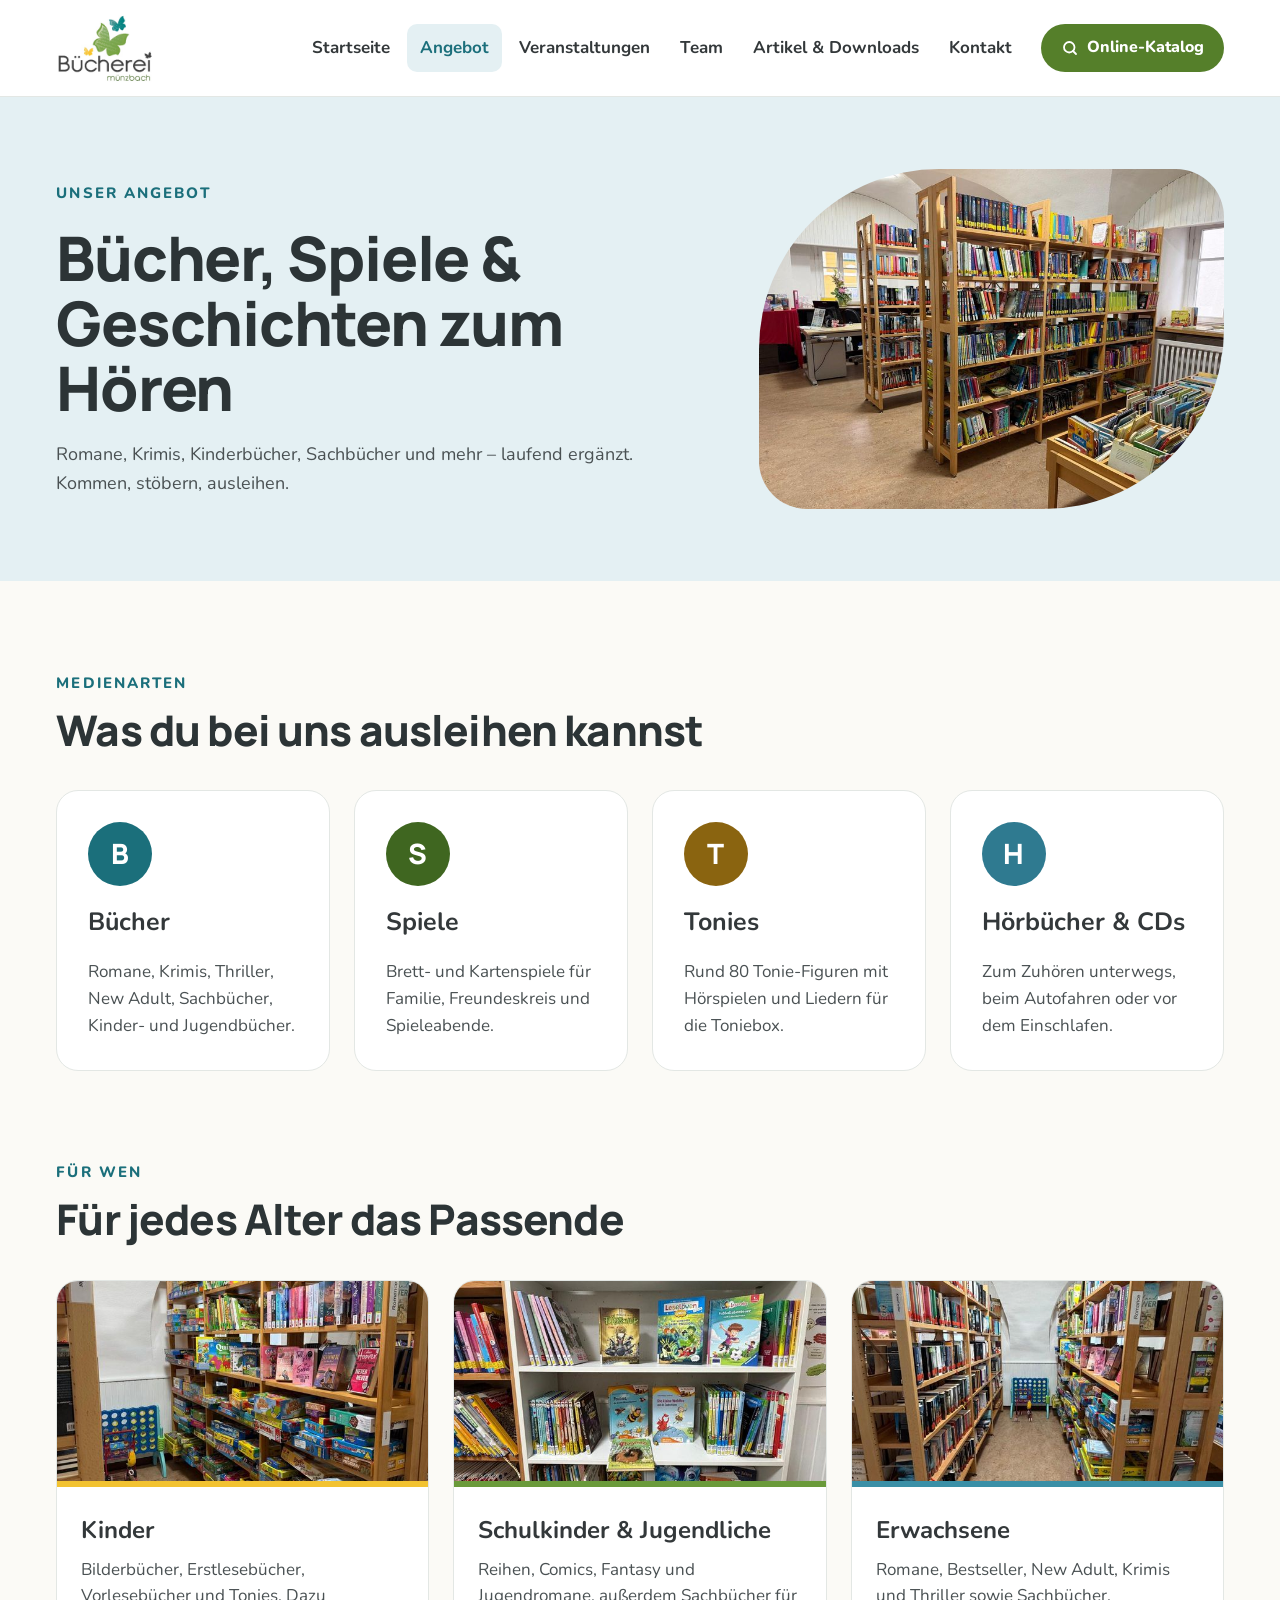
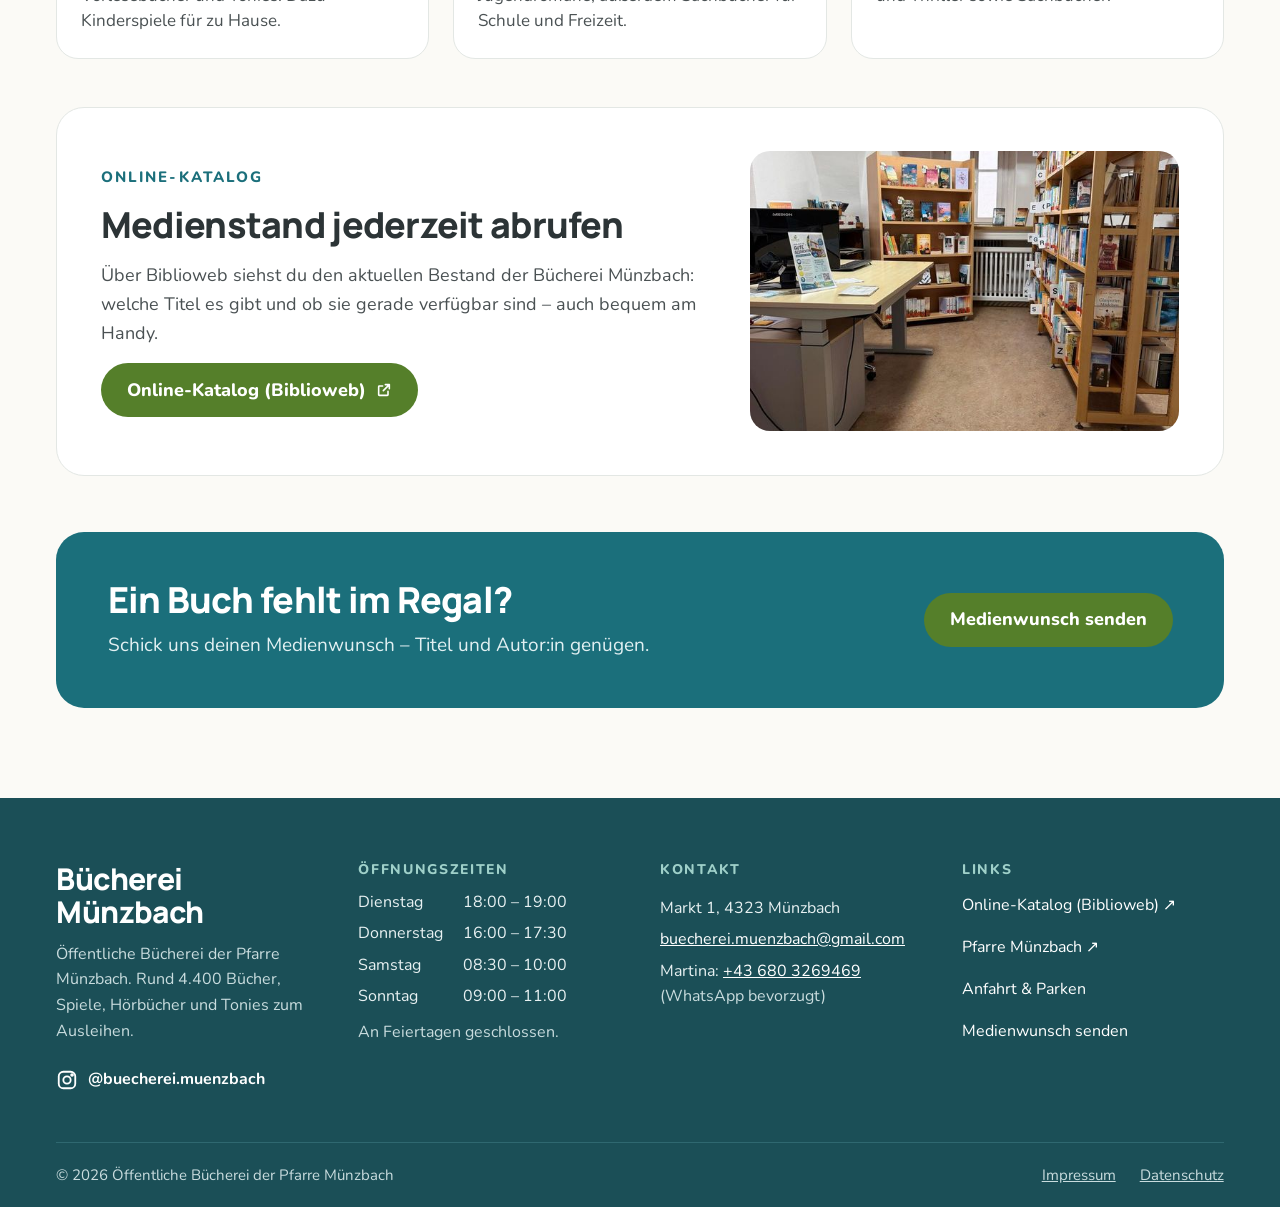
<file: angebot.html>
<!doctype html>
<html lang="de-AT">
<head>
<meta charset="utf-8">
<meta name="viewport" content="width=device-width, initial-scale=1">
<title>Angebot – Bücherei Münzbach</title>
<meta name="description" content="Bücher, Spiele, Tonies, Hörbücher und CDs zum Ausleihen in der Bücherei Münzbach – für Kinder, Jugendliche und Erwachsene. Mit Online-Katalog.">
<link rel="canonical" href="https://www.buecherei-muenzbach.at/angebot">
<meta property="og:type" content="website">
<meta property="og:title" content="Angebot – Bücherei Münzbach">
<meta property="og:description" content="Bücher, Spiele, Tonies, Hörbücher und CDs zum Ausleihen in der Bücherei Münzbach – für Kinder, Jugendliche und Erwachsene. Mit Online-Katalog.">
<meta property="og:image" content="https://www.buecherei-muenzbach.at/images/buecherei/neuheitenregal.jpg">
<meta property="og:locale" content="de_AT">
<meta name="theme-color" content="#1b6f7b">
<link rel="icon" href="/favicon.png" type="image/png">
<link rel="apple-touch-icon" href="/apple-touch-icon.png">
<link rel="preload" href="/assets/fonts/manrope-latin-wght-normal.woff2" as="font" type="font/woff2" crossorigin>
<link rel="preload" href="/assets/fonts/nunito-latin-wght-normal.woff2" as="font" type="font/woff2" crossorigin>
<link rel="stylesheet" href="/assets/css/style.css?v=8d9980ff">
</head>
<body>
<a class="skip" href="#inhalt">Zum Inhalt springen</a>
<header class="site-header">
<div class="wrap">
<a class="brand" href="/" aria-label="Bücherei Münzbach – zur Startseite"><img src="/assets/img/logo-buecherei.png" alt="Bücherei Münzbach" width="252" height="186"></a>
<button class="menu-btn" type="button" aria-expanded="false" aria-controls="hauptnavigation" aria-label="Menü öffnen"><svg width="26" height="26" viewBox="0 0 24 24" fill="none" stroke="currentColor" stroke-width="2.4" stroke-linecap="round" aria-hidden="true"><path d="M4 7h16M4 12h16M4 17h16"/></svg></button>
<nav class="nav" id="hauptnavigation" aria-label="Hauptnavigation">
<a href="/">Startseite</a>
<a href="/angebot" aria-current="page">Angebot</a>
<a href="/veranstaltungen">Veranstaltungen</a>
<a href="/team">Team</a>
<a href="/artikel">Artikel &amp; Downloads</a>
<a href="/kontakt">Kontakt</a>
<a class="nav-cta" href="https://www.biblioweb.at/muenzbach" target="_blank" rel="noopener"><svg width="18" height="18" viewBox="0 0 24 24" fill="none" stroke="currentColor" stroke-width="2.4" stroke-linecap="round" aria-hidden="true"><circle cx="11" cy="11" r="7"/><path d="M20 20l-4-4"/></svg>Online-Katalog<span class="skip-sr" style="position:absolute;width:1px;height:1px;overflow:hidden;clip:rect(0 0 0 0)"> (öffnet in neuem Tab)</span></a>
</nav>
</div>
</header>
<main id="inhalt">
<section class="page-hero"><div class="wrap">
<div class="stack"><span class="eyebrow">Unser Angebot</span><h1>Bücher, Spiele &amp; Geschichten zum Hören</h1><p class="lead">Romane, Krimis, Kinderbücher, Sachbücher und mehr – laufend ergänzt. Kommen, stöbern, ausleihen.</p></div>
<img src="/images/buecherei/raum-ueberblick.jpg" srcset="/images/buecherei/raum-ueberblick-800.jpg 800w, /images/buecherei/raum-ueberblick.jpg 1600w" sizes="(max-width: 860px) 100vw, 42vw" alt="Innenraum der Bücherei mit Regalen und einem Trog voller Bilderbücher" width="1600" height="1200" fetchpriority="high" decoding="async">
</div></section>
<div class="wrap">
<section class="section" aria-labelledby="h-medien">
<div class="section-head"><div class="stack"><span class="eyebrow">Medienarten</span><h2 id="h-medien">Was du bei uns ausleihen kannst</h2></div></div>
<div class="grid g4">
<div class="card pad media"><span class="dot" style="background:#1b6f7b" aria-hidden="true"><span style="font-family:var(--f-head);font-weight:800;font-size:28px;color:#fff">B</span></span><strong>Bücher</strong><span>Romane, Krimis, Thriller, New Adult, Sachbücher, Kinder- und Jugendbücher.</span></div>
<div class="card pad media"><span class="dot" style="background:#3f6620" aria-hidden="true"><span style="font-family:var(--f-head);font-weight:800;font-size:28px;color:#fff">S</span></span><strong>Spiele</strong><span>Brett- und Kartenspiele für Familie, Freundeskreis und Spieleabende.</span></div>
<div class="card pad media"><span class="dot" style="background:#8a6410" aria-hidden="true"><span style="font-family:var(--f-head);font-weight:800;font-size:28px;color:#fff">T</span></span><strong>Tonies</strong><span>Rund 80 Tonie-Figuren mit Hörspielen und Liedern für die Toniebox.</span></div>
<div class="card pad media"><span class="dot" style="background:#2f7a90" aria-hidden="true"><span style="font-family:var(--f-head);font-weight:800;font-size:28px;color:#fff">H</span></span><strong>Hörbücher &amp; CDs</strong><span>Zum Zuhören unterwegs, beim Autofahren oder vor dem Einschlafen.</span></div>
</div>
</section>
<section class="section" aria-labelledby="h-zielgr">
<div class="section-head"><div class="stack"><span class="eyebrow">Für wen</span><h2 id="h-zielgr">Für jedes Alter das Passende</h2></div></div>
<div class="grid g3">
<div class="card aud"><img src="/images/buecherei/kinderregal-spiele-tonies.jpg" srcset="/images/buecherei/kinderregal-spiele-tonies-800.jpg 800w, /images/buecherei/kinderregal-spiele-tonies.jpg 1200w" sizes="(max-width: 860px) 100vw, 33vw" alt="Kinderregal mit bunten Büchern, Spielen und Tonies" width="1200" height="1600" loading="lazy" decoding="async"><span class="body"><strong>Kinder</strong><span>Bilderbücher, Erstlesebücher, Vorlesebücher und Tonies. Dazu Kinderspiele für zu Hause.</span></span></div>
<div class="card aud c2"><img src="/images/buecherei/regal-sachbuecher-kinder.jpg" srcset="/images/buecherei/regal-sachbuecher-kinder-800.jpg 800w, /images/buecherei/regal-sachbuecher-kinder.jpg 1200w" sizes="(max-width: 860px) 100vw, 33vw" alt="Regal mit Sach- und Jugendbüchern, die Titel frontal aufgestellt" width="1200" height="1600" loading="lazy" decoding="async"><span class="body"><strong>Schulkinder &amp; Jugendliche</strong><span>Reihen, Comics, Fantasy und Jugendromane, außerdem Sachbücher für Schule und Freizeit.</span></span></div>
<div class="card aud c3"><img src="/images/buecherei/regalgang-romane.jpg" srcset="/images/buecherei/regalgang-romane-800.jpg 800w, /images/buecherei/regalgang-romane.jpg 1200w" sizes="(max-width: 860px) 100vw, 33vw" alt="Gang zwischen zwei Regalreihen mit Romanen und Krimis" width="1200" height="1600" loading="lazy" decoding="async"><span class="body"><strong>Erwachsene</strong><span>Romane, Bestseller, New Adult, Krimis und Thriller sowie Sachbücher.</span></span></div>
</div>
</section>
<section class="card split" aria-labelledby="h-kat">
<div class="stack" style="gap:16px"><span class="eyebrow">Online-Katalog</span><h2 id="h-kat">Medienstand jederzeit abrufen</h2>
<p class="lead">Über Biblioweb siehst du den aktuellen Bestand der Bücherei Münzbach: welche Titel es gibt und ob sie gerade verfügbar sind – auch bequem am Handy.</p>
<div class="btns"><a class="btn" href="https://www.biblioweb.at/muenzbach" target="_blank" rel="noopener">Online-Katalog (Biblioweb)<svg class="ext" viewBox="0 0 24 24" fill="none" stroke="currentColor" stroke-width="2.4" stroke-linecap="round" stroke-linejoin="round" aria-hidden="true"><path d="M14 4h6v6M20 4l-9 9M18 14v5a1 1 0 0 1-1 1H5a1 1 0 0 1-1-1V7a1 1 0 0 1 1-1h5"/></svg><span class="skip-sr" style="position:absolute;width:1px;height:1px;overflow:hidden;clip:rect(0 0 0 0)"> (öffnet in neuem Tab)</span></a></div></div>
<img src="/images/buecherei/theke-und-regale.jpg" srcset="/images/buecherei/theke-und-regale-800.jpg 800w, /images/buecherei/theke-und-regale.jpg 1200w" sizes="(max-width: 860px) 100vw, 40vw" alt="Arbeitsplatz an der Ausleihe mit Blick auf die Regale" width="1200" height="1600" loading="lazy" decoding="async">
</section>
<section class="cta"><div><h2>Ein Buch fehlt im Regal?</h2><p>Schick uns deinen Medienwunsch – Titel und Autor:in genügen.</p></div><a class="btn" href="/kontakt">Medienwunsch senden</a></section>
<div style="height:clamp(56px,7vw,96px)"></div>
</div>
</main>
<footer class="site-footer">
<div class="wrap">
<div class="cols">
<div class="stack">
<span class="name">Bücherei Münzbach</span>
<p class="soft">Öffentliche Bücherei der Pfarre Münzbach. Rund 4.400 Bücher, Spiele, Hörbücher und Tonies zum Ausleihen.</p>
<a href="https://www.instagram.com/buecherei.muenzbach/" target="_blank" rel="noopener" style="display:inline-flex;align-items:center;gap:10px;font-weight:700;text-decoration:none;min-height:44px"><svg width="22" height="22" viewBox="0 0 24 24" fill="none" stroke="currentColor" stroke-width="2" aria-hidden="true"><rect x="3" y="3" width="18" height="18" rx="5"/><circle cx="12" cy="12" r="4"/><circle cx="17.5" cy="6.5" r="1" fill="currentColor"/></svg>@buecherei.muenzbach<span class="skip-sr" style="position:absolute;width:1px;height:1px;overflow:hidden;clip:rect(0 0 0 0)"> (öffnet in neuem Tab)</span></a>
</div>
<div>
<h2>Öffnungszeiten</h2>
<dl class="f-hours"><dt>Dienstag</dt><dd>18:00 – 19:00</dd><dt>Donnerstag</dt><dd>16:00 – 17:30</dd><dt>Samstag</dt><dd>08:30 – 10:00</dd><dt>Sonntag</dt><dd>09:00 – 11:00</dd></dl>
<p class="soft" style="margin-top:10px">An Feiertagen geschlossen.</p>
</div>
<div class="stack" style="gap:6px">
<h2>Kontakt</h2>
<span>Markt 1, 4323 Münzbach</span>
<a href="mailto:buecherei.muenzbach@gmail.com">buecherei.muenzbach@gmail.com</a>
<span>Martina: <a href="tel:+436803269469">+43 680 3269469</a><br><span class="soft">(WhatsApp bevorzugt)</span></span>
</div>
<div>
<h2>Links</h2>
<div class="links">
<a href="https://www.biblioweb.at/muenzbach" target="_blank" rel="noopener">Online-Katalog (Biblioweb) ↗<span class="skip-sr" style="position:absolute;width:1px;height:1px;overflow:hidden;clip:rect(0 0 0 0)"> (öffnet in neuem Tab)</span></a>
<a href="https://www.dioezese-linz.at/pfarre/4240" target="_blank" rel="noopener">Pfarre Münzbach ↗<span class="skip-sr" style="position:absolute;width:1px;height:1px;overflow:hidden;clip:rect(0 0 0 0)"> (öffnet in neuem Tab)</span></a>
<a href="/kontakt#anfahrt">Anfahrt &amp; Parken</a>
<a href="/kontakt">Medienwunsch senden</a>
</div>
</div>
</div>
<div class="bottom">
<span>© 2026 Öffentliche Bücherei der Pfarre Münzbach</span>
<nav aria-label="Rechtliches"><a href="/impressum">Impressum</a><a href="/datenschutz">Datenschutz</a></nav>
</div>
</div>
</footer>
<script src="/assets/js/main.js?v=b208edb5" defer></script>
</body>
</html>
</file>
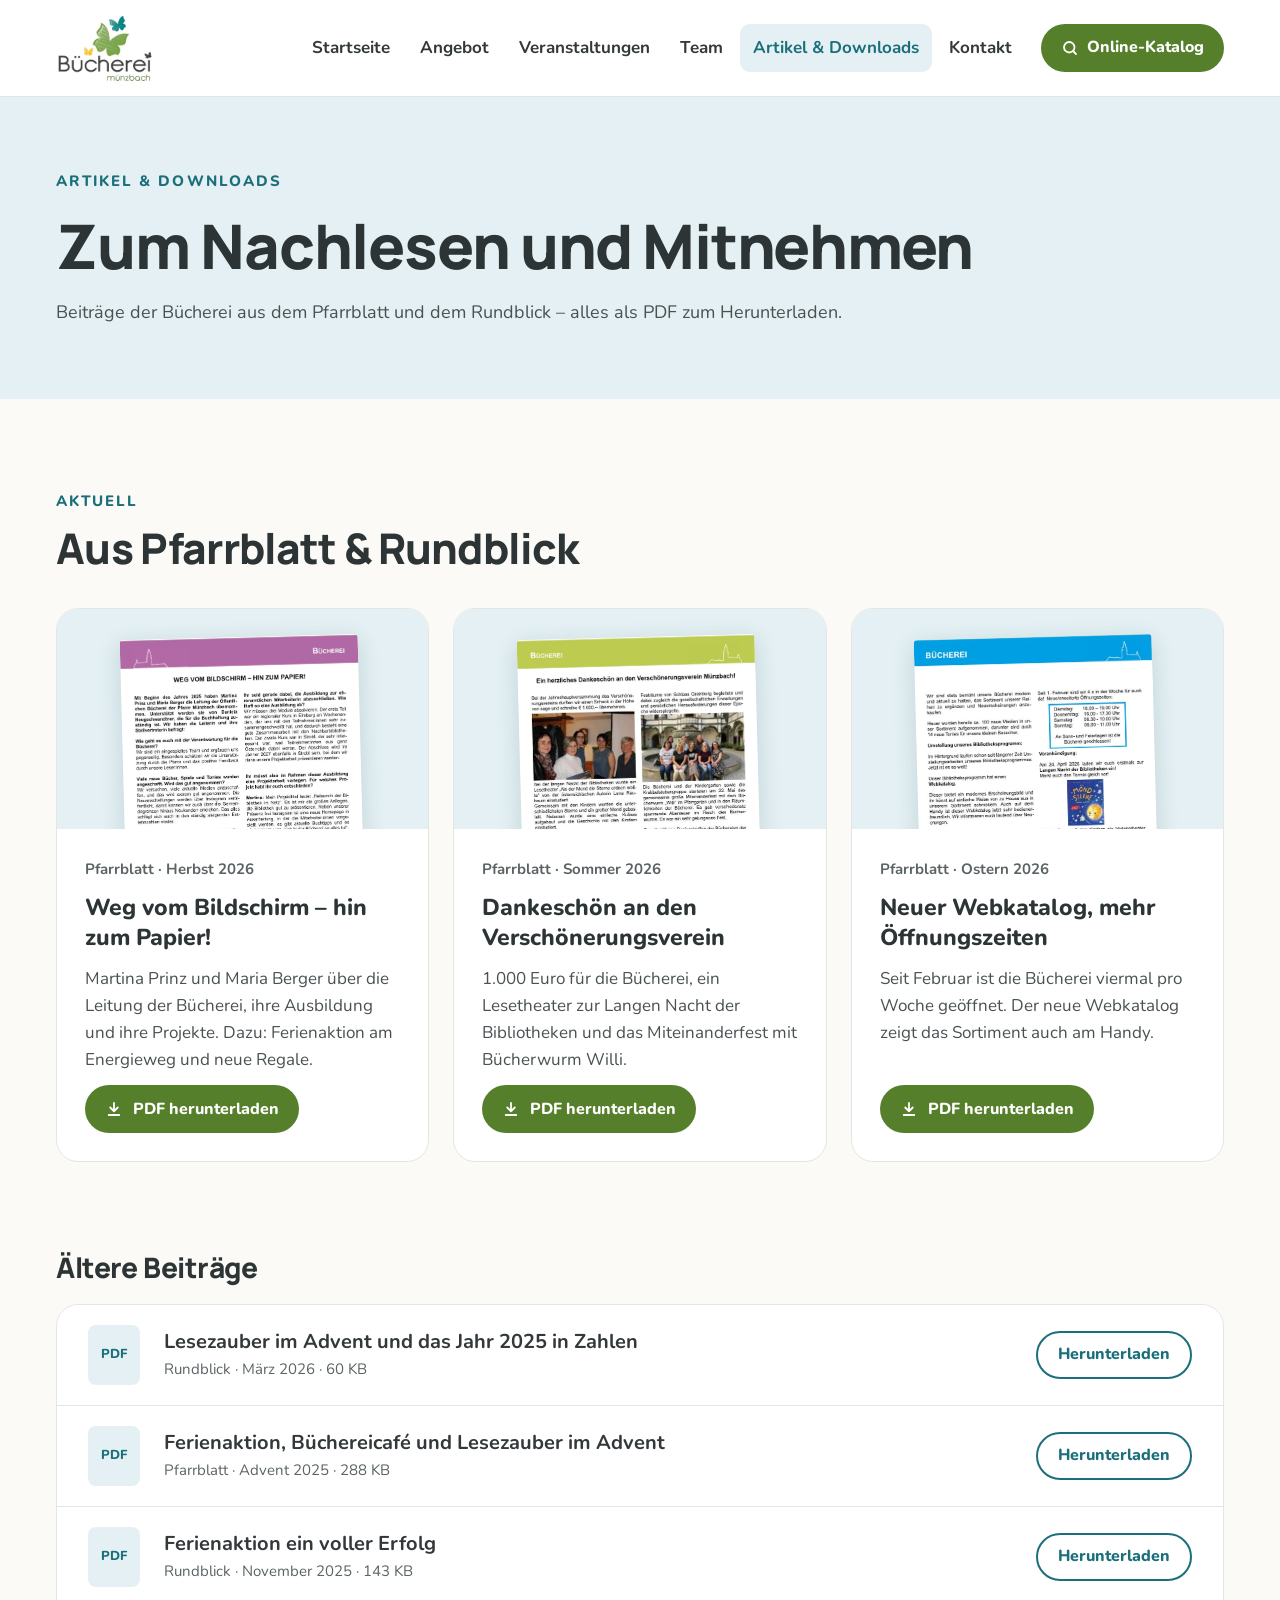
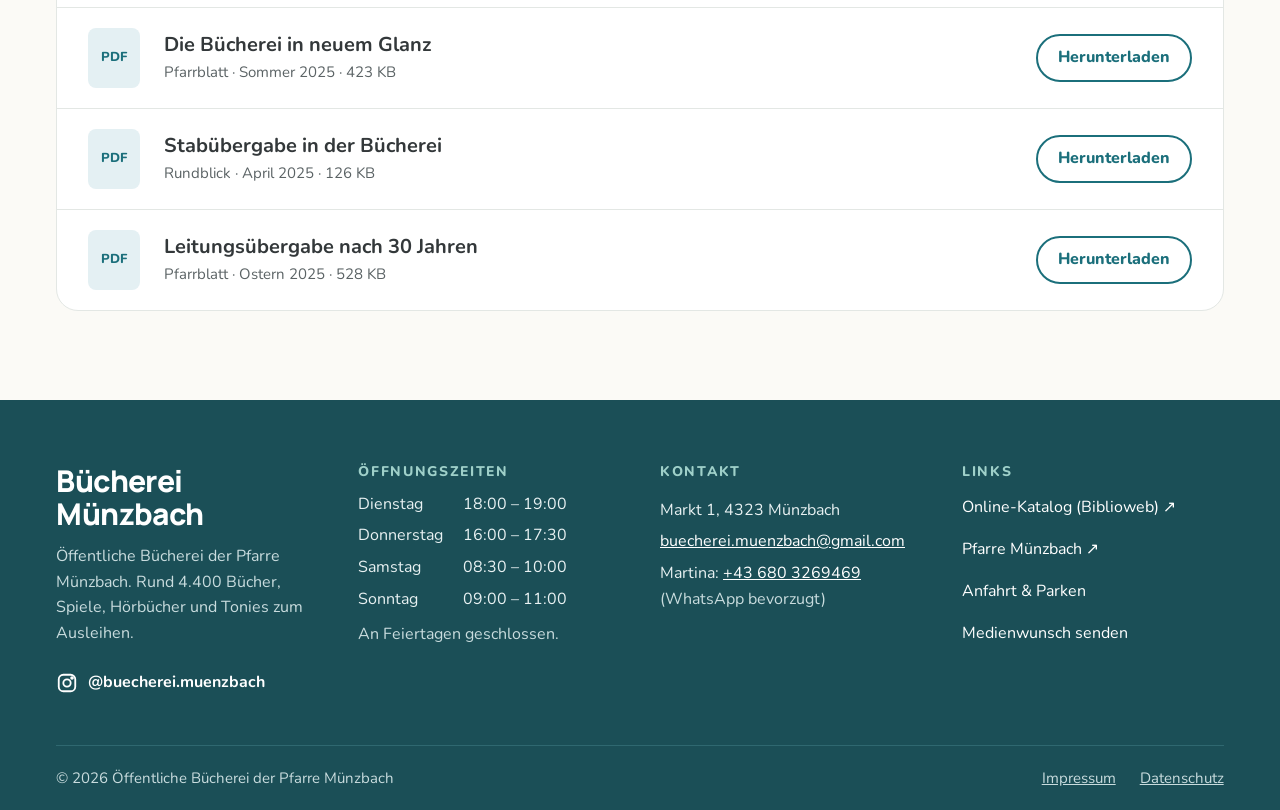
<file: artikel.html>
<!doctype html>
<html lang="de-AT">
<head>
<meta charset="utf-8">
<meta name="viewport" content="width=device-width, initial-scale=1">
<title>Artikel & Downloads – Bücherei Münzbach</title>
<meta name="description" content="Beiträge der Bücherei Münzbach aus Pfarrblatt und Rundblick zum Nachlesen und als PDF zum Herunterladen.">
<link rel="canonical" href="https://www.buecherei-muenzbach.at/artikel">
<meta property="og:type" content="website">
<meta property="og:title" content="Artikel & Downloads – Bücherei Münzbach">
<meta property="og:description" content="Beiträge der Bücherei Münzbach aus Pfarrblatt und Rundblick zum Nachlesen und als PDF zum Herunterladen.">
<meta property="og:image" content="https://www.buecherei-muenzbach.at/images/buecherei/neuheitenregal.jpg">
<meta property="og:locale" content="de_AT">
<meta name="theme-color" content="#1b6f7b">
<link rel="icon" href="/favicon.png" type="image/png">
<link rel="apple-touch-icon" href="/apple-touch-icon.png">
<link rel="preload" href="/assets/fonts/manrope-latin-wght-normal.woff2" as="font" type="font/woff2" crossorigin>
<link rel="preload" href="/assets/fonts/nunito-latin-wght-normal.woff2" as="font" type="font/woff2" crossorigin>
<link rel="stylesheet" href="/assets/css/style.css?v=8d9980ff">
</head>
<body>
<a class="skip" href="#inhalt">Zum Inhalt springen</a>
<header class="site-header">
<div class="wrap">
<a class="brand" href="/" aria-label="Bücherei Münzbach – zur Startseite"><img src="/assets/img/logo-buecherei.png" alt="Bücherei Münzbach" width="252" height="186"></a>
<button class="menu-btn" type="button" aria-expanded="false" aria-controls="hauptnavigation" aria-label="Menü öffnen"><svg width="26" height="26" viewBox="0 0 24 24" fill="none" stroke="currentColor" stroke-width="2.4" stroke-linecap="round" aria-hidden="true"><path d="M4 7h16M4 12h16M4 17h16"/></svg></button>
<nav class="nav" id="hauptnavigation" aria-label="Hauptnavigation">
<a href="/">Startseite</a>
<a href="/angebot">Angebot</a>
<a href="/veranstaltungen">Veranstaltungen</a>
<a href="/team">Team</a>
<a href="/artikel" aria-current="page">Artikel &amp; Downloads</a>
<a href="/kontakt">Kontakt</a>
<a class="nav-cta" href="https://www.biblioweb.at/muenzbach" target="_blank" rel="noopener"><svg width="18" height="18" viewBox="0 0 24 24" fill="none" stroke="currentColor" stroke-width="2.4" stroke-linecap="round" aria-hidden="true"><circle cx="11" cy="11" r="7"/><path d="M20 20l-4-4"/></svg>Online-Katalog<span class="skip-sr" style="position:absolute;width:1px;height:1px;overflow:hidden;clip:rect(0 0 0 0)"> (öffnet in neuem Tab)</span></a>
</nav>
</div>
</header>
<main id="inhalt">
<section class="page-hero"><div class="wrap single"><div class="stack"><span class="eyebrow">Artikel &amp; Downloads</span><h1>Zum Nachlesen und Mitnehmen</h1><p class="lead">Beiträge der Bücherei aus dem Pfarrblatt und dem Rundblick – alles als PDF zum Herunterladen.</p></div></div></section>
<div class="wrap">
<section class="section" aria-labelledby="h-art">
<div class="section-head"><div class="stack"><span class="eyebrow">Aktuell</span><h2 id="h-art">Aus Pfarrblatt &amp; Rundblick</h2></div></div>
<div class="grid g3">
<article class="card art">
<div class="thumb"><img src="/images/artikel-pfarrblatt-2026-10.jpg" alt="" width="640" height="905" loading="lazy"></div>
<div class="body"><span class="src">Pfarrblatt · Herbst 2026</span><h3>Weg vom Bildschirm – hin zum Papier!</h3><p>Martina Prinz und Maria Berger über die Leitung der Bücherei, ihre Ausbildung und ihre Projekte. Dazu: Ferienaktion am Energieweg und neue Regale.</p>
<a class="btn btn-sm" style="align-self:flex-start" href="/downloads/pfarrblatt-2026-10.pdf" download><svg width="18" height="18" viewBox="0 0 24 24" fill="none" stroke="currentColor" stroke-width="2.4" stroke-linecap="round" stroke-linejoin="round" aria-hidden="true"><path d="M12 4v11M7 10l5 5 5-5M5 20h14"/></svg>PDF herunterladen<span style="position:absolute;width:1px;height:1px;overflow:hidden;clip:rect(0 0 0 0)"> (Pfarrblatt Herbst 2026, 450 KB)</span></a></div>
</article>
<article class="card art">
<div class="thumb"><img src="/images/artikel-pfarrblatt-2026-07.jpg" alt="" width="640" height="905" loading="lazy"></div>
<div class="body"><span class="src">Pfarrblatt · Sommer 2026</span><h3>Dankeschön an den Verschönerungsverein</h3><p>1.000 Euro für die Bücherei, ein Lesetheater zur Langen Nacht der Bibliotheken und das Miteinanderfest mit Bücherwurm Willi.</p>
<a class="btn btn-sm" style="align-self:flex-start" href="/downloads/pfarrblatt-2026-07.pdf" download><svg width="18" height="18" viewBox="0 0 24 24" fill="none" stroke="currentColor" stroke-width="2.4" stroke-linecap="round" stroke-linejoin="round" aria-hidden="true"><path d="M12 4v11M7 10l5 5 5-5M5 20h14"/></svg>PDF herunterladen<span style="position:absolute;width:1px;height:1px;overflow:hidden;clip:rect(0 0 0 0)"> (Pfarrblatt Sommer 2026, 219 KB)</span></a></div>
</article>
<article class="card art">
<div class="thumb"><img src="/images/artikel-pfarrblatt-2026-04.jpg" alt="" width="640" height="905" loading="lazy"></div>
<div class="body"><span class="src">Pfarrblatt · Ostern 2026</span><h3>Neuer Webkatalog, mehr Öffnungszeiten</h3><p>Seit Februar ist die Bücherei viermal pro Woche geöffnet. Der neue Webkatalog zeigt das Sortiment auch am Handy.</p>
<a class="btn btn-sm" style="align-self:flex-start" href="/downloads/pfarrblatt-2026-04.pdf" download><svg width="18" height="18" viewBox="0 0 24 24" fill="none" stroke="currentColor" stroke-width="2.4" stroke-linecap="round" stroke-linejoin="round" aria-hidden="true"><path d="M12 4v11M7 10l5 5 5-5M5 20h14"/></svg>PDF herunterladen<span style="position:absolute;width:1px;height:1px;overflow:hidden;clip:rect(0 0 0 0)"> (Pfarrblatt Ostern 2026, 190 KB)</span></a></div>
</article>
</div>
</section>
<section class="section" aria-labelledby="h-alt" style="padding-bottom:clamp(56px,7vw,96px)">
<h2 id="h-alt" style="font-size:clamp(24px,2.2vw,30px);margin-bottom:20px">Ältere Beiträge</h2>
<div class="card list">
<div class="list-row"><span class="pdf" aria-hidden="true">PDF</span><span class="t"><strong>Lesezauber im Advent und das Jahr 2025 in Zahlen</strong><span>Rundblick · März 2026 · 60 KB</span></span><a class="btn2 btn-sm" href="/downloads/rundblick-2026-03.pdf" download>Herunterladen<span style="position:absolute;width:1px;height:1px;overflow:hidden;clip:rect(0 0 0 0)">: Lesezauber im Advent und das Jahr 2025 in Zahlen</span></a></div>
<div class="list-row"><span class="pdf" aria-hidden="true">PDF</span><span class="t"><strong>Ferienaktion, Büchereicafé und Lesezauber im Advent</strong><span>Pfarrblatt · Advent 2025 · 288 KB</span></span><a class="btn2 btn-sm" href="/downloads/pfarrblatt-2025-12.pdf" download>Herunterladen<span style="position:absolute;width:1px;height:1px;overflow:hidden;clip:rect(0 0 0 0)">: Ferienaktion, Büchereicafé und Lesezauber im Advent</span></a></div>
<div class="list-row"><span class="pdf" aria-hidden="true">PDF</span><span class="t"><strong>Ferienaktion ein voller Erfolg</strong><span>Rundblick · November 2025 · 143 KB</span></span><a class="btn2 btn-sm" href="/downloads/rundblick-2025-11.pdf" download>Herunterladen<span style="position:absolute;width:1px;height:1px;overflow:hidden;clip:rect(0 0 0 0)">: Ferienaktion ein voller Erfolg</span></a></div>
<div class="list-row"><span class="pdf" aria-hidden="true">PDF</span><span class="t"><strong>Die Bücherei in neuem Glanz</strong><span>Pfarrblatt · Sommer 2025 · 423 KB</span></span><a class="btn2 btn-sm" href="/downloads/pfarrblatt-2025-07.pdf" download>Herunterladen<span style="position:absolute;width:1px;height:1px;overflow:hidden;clip:rect(0 0 0 0)">: Die Bücherei in neuem Glanz</span></a></div>
<div class="list-row"><span class="pdf" aria-hidden="true">PDF</span><span class="t"><strong>Stabübergabe in der Bücherei</strong><span>Rundblick · April 2025 · 126 KB</span></span><a class="btn2 btn-sm" href="/downloads/rundblick-2025-04.pdf" download>Herunterladen<span style="position:absolute;width:1px;height:1px;overflow:hidden;clip:rect(0 0 0 0)">: Stabübergabe in der Bücherei</span></a></div>
<div class="list-row"><span class="pdf" aria-hidden="true">PDF</span><span class="t"><strong>Leitungsübergabe nach 30 Jahren</strong><span>Pfarrblatt · Ostern 2025 · 528 KB</span></span><a class="btn2 btn-sm" href="/downloads/pfarrblatt-2025-04.pdf" download>Herunterladen<span style="position:absolute;width:1px;height:1px;overflow:hidden;clip:rect(0 0 0 0)">: Leitungsübergabe nach 30 Jahren</span></a></div>
</div>
</section>
</div>
</main>
<footer class="site-footer">
<div class="wrap">
<div class="cols">
<div class="stack">
<span class="name">Bücherei Münzbach</span>
<p class="soft">Öffentliche Bücherei der Pfarre Münzbach. Rund 4.400 Bücher, Spiele, Hörbücher und Tonies zum Ausleihen.</p>
<a href="https://www.instagram.com/buecherei.muenzbach/" target="_blank" rel="noopener" style="display:inline-flex;align-items:center;gap:10px;font-weight:700;text-decoration:none;min-height:44px"><svg width="22" height="22" viewBox="0 0 24 24" fill="none" stroke="currentColor" stroke-width="2" aria-hidden="true"><rect x="3" y="3" width="18" height="18" rx="5"/><circle cx="12" cy="12" r="4"/><circle cx="17.5" cy="6.5" r="1" fill="currentColor"/></svg>@buecherei.muenzbach<span class="skip-sr" style="position:absolute;width:1px;height:1px;overflow:hidden;clip:rect(0 0 0 0)"> (öffnet in neuem Tab)</span></a>
</div>
<div>
<h2>Öffnungszeiten</h2>
<dl class="f-hours"><dt>Dienstag</dt><dd>18:00 – 19:00</dd><dt>Donnerstag</dt><dd>16:00 – 17:30</dd><dt>Samstag</dt><dd>08:30 – 10:00</dd><dt>Sonntag</dt><dd>09:00 – 11:00</dd></dl>
<p class="soft" style="margin-top:10px">An Feiertagen geschlossen.</p>
</div>
<div class="stack" style="gap:6px">
<h2>Kontakt</h2>
<span>Markt 1, 4323 Münzbach</span>
<a href="mailto:buecherei.muenzbach@gmail.com">buecherei.muenzbach@gmail.com</a>
<span>Martina: <a href="tel:+436803269469">+43 680 3269469</a><br><span class="soft">(WhatsApp bevorzugt)</span></span>
</div>
<div>
<h2>Links</h2>
<div class="links">
<a href="https://www.biblioweb.at/muenzbach" target="_blank" rel="noopener">Online-Katalog (Biblioweb) ↗<span class="skip-sr" style="position:absolute;width:1px;height:1px;overflow:hidden;clip:rect(0 0 0 0)"> (öffnet in neuem Tab)</span></a>
<a href="https://www.dioezese-linz.at/pfarre/4240" target="_blank" rel="noopener">Pfarre Münzbach ↗<span class="skip-sr" style="position:absolute;width:1px;height:1px;overflow:hidden;clip:rect(0 0 0 0)"> (öffnet in neuem Tab)</span></a>
<a href="/kontakt#anfahrt">Anfahrt &amp; Parken</a>
<a href="/kontakt">Medienwunsch senden</a>
</div>
</div>
</div>
<div class="bottom">
<span>© 2026 Öffentliche Bücherei der Pfarre Münzbach</span>
<nav aria-label="Rechtliches"><a href="/impressum">Impressum</a><a href="/datenschutz">Datenschutz</a></nav>
</div>
</div>
</footer>
<script src="/assets/js/main.js?v=b208edb5" defer></script>
</body>
</html>
</file>
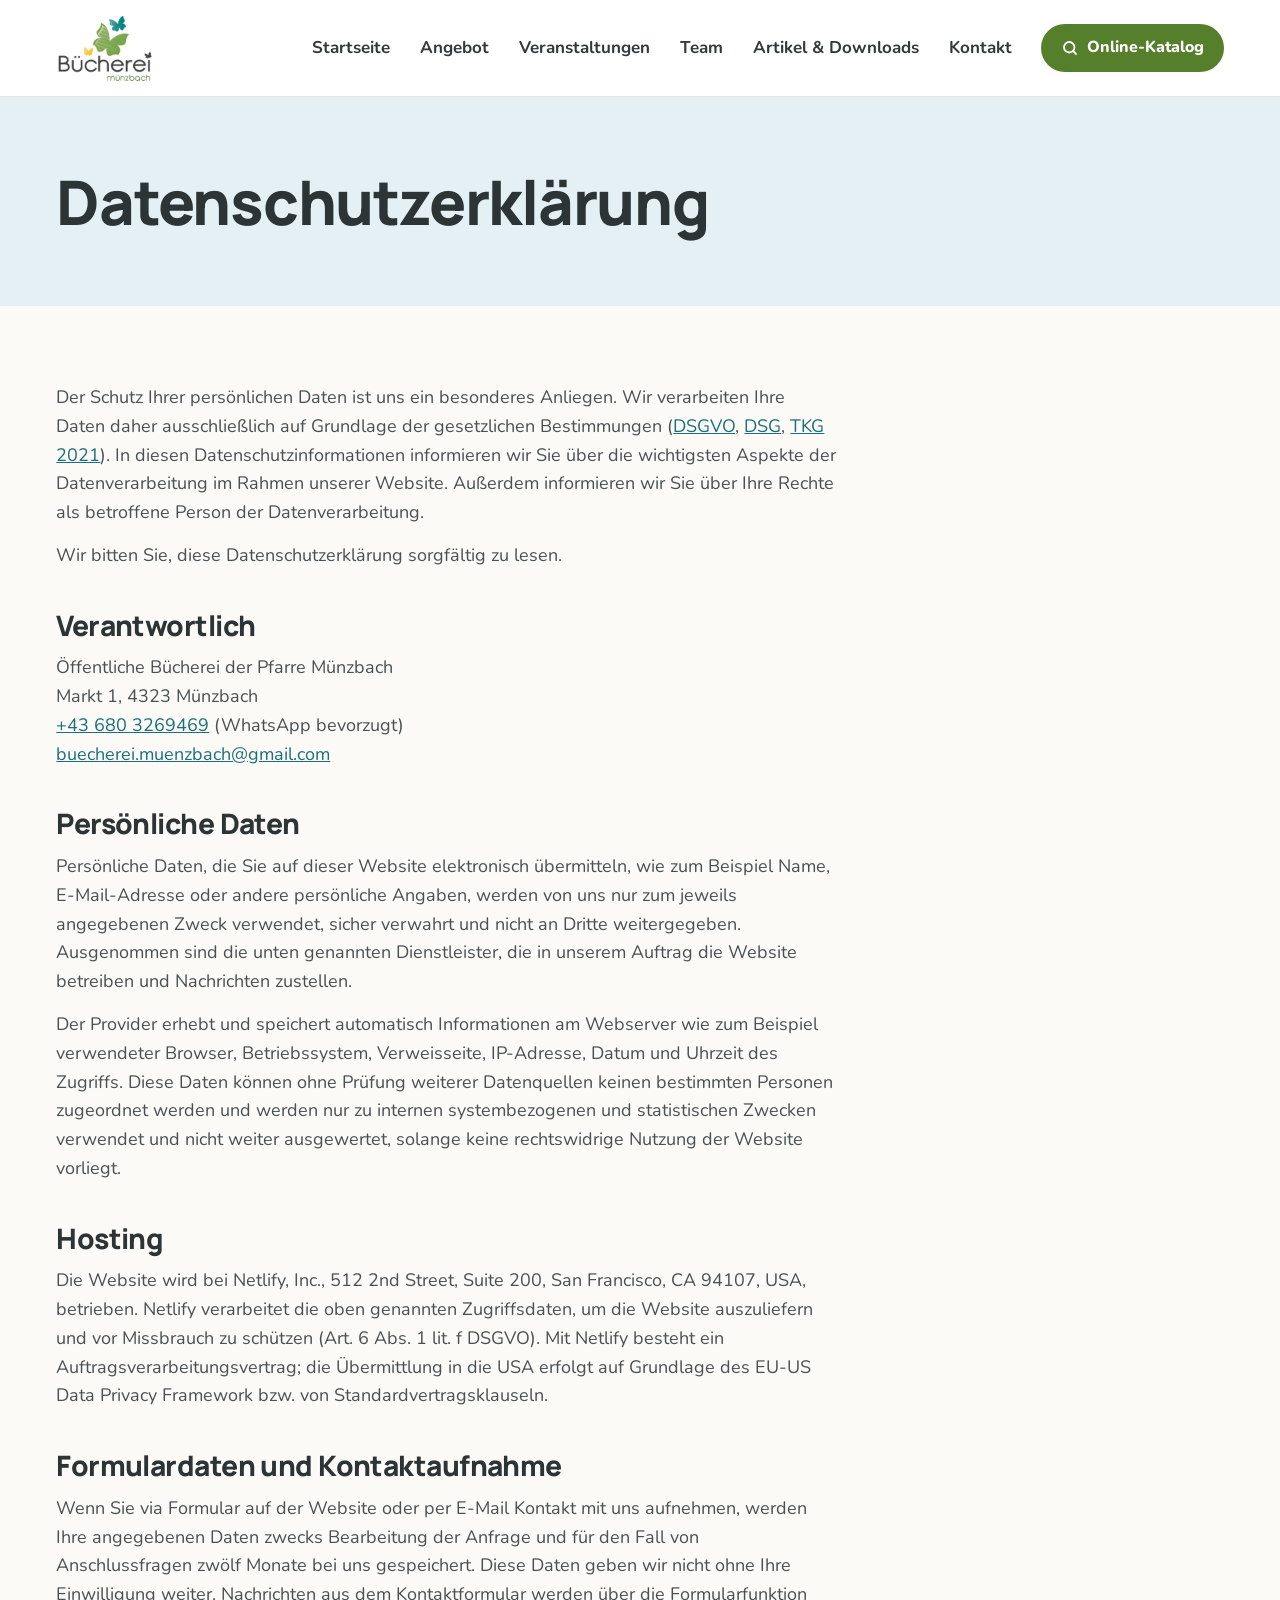
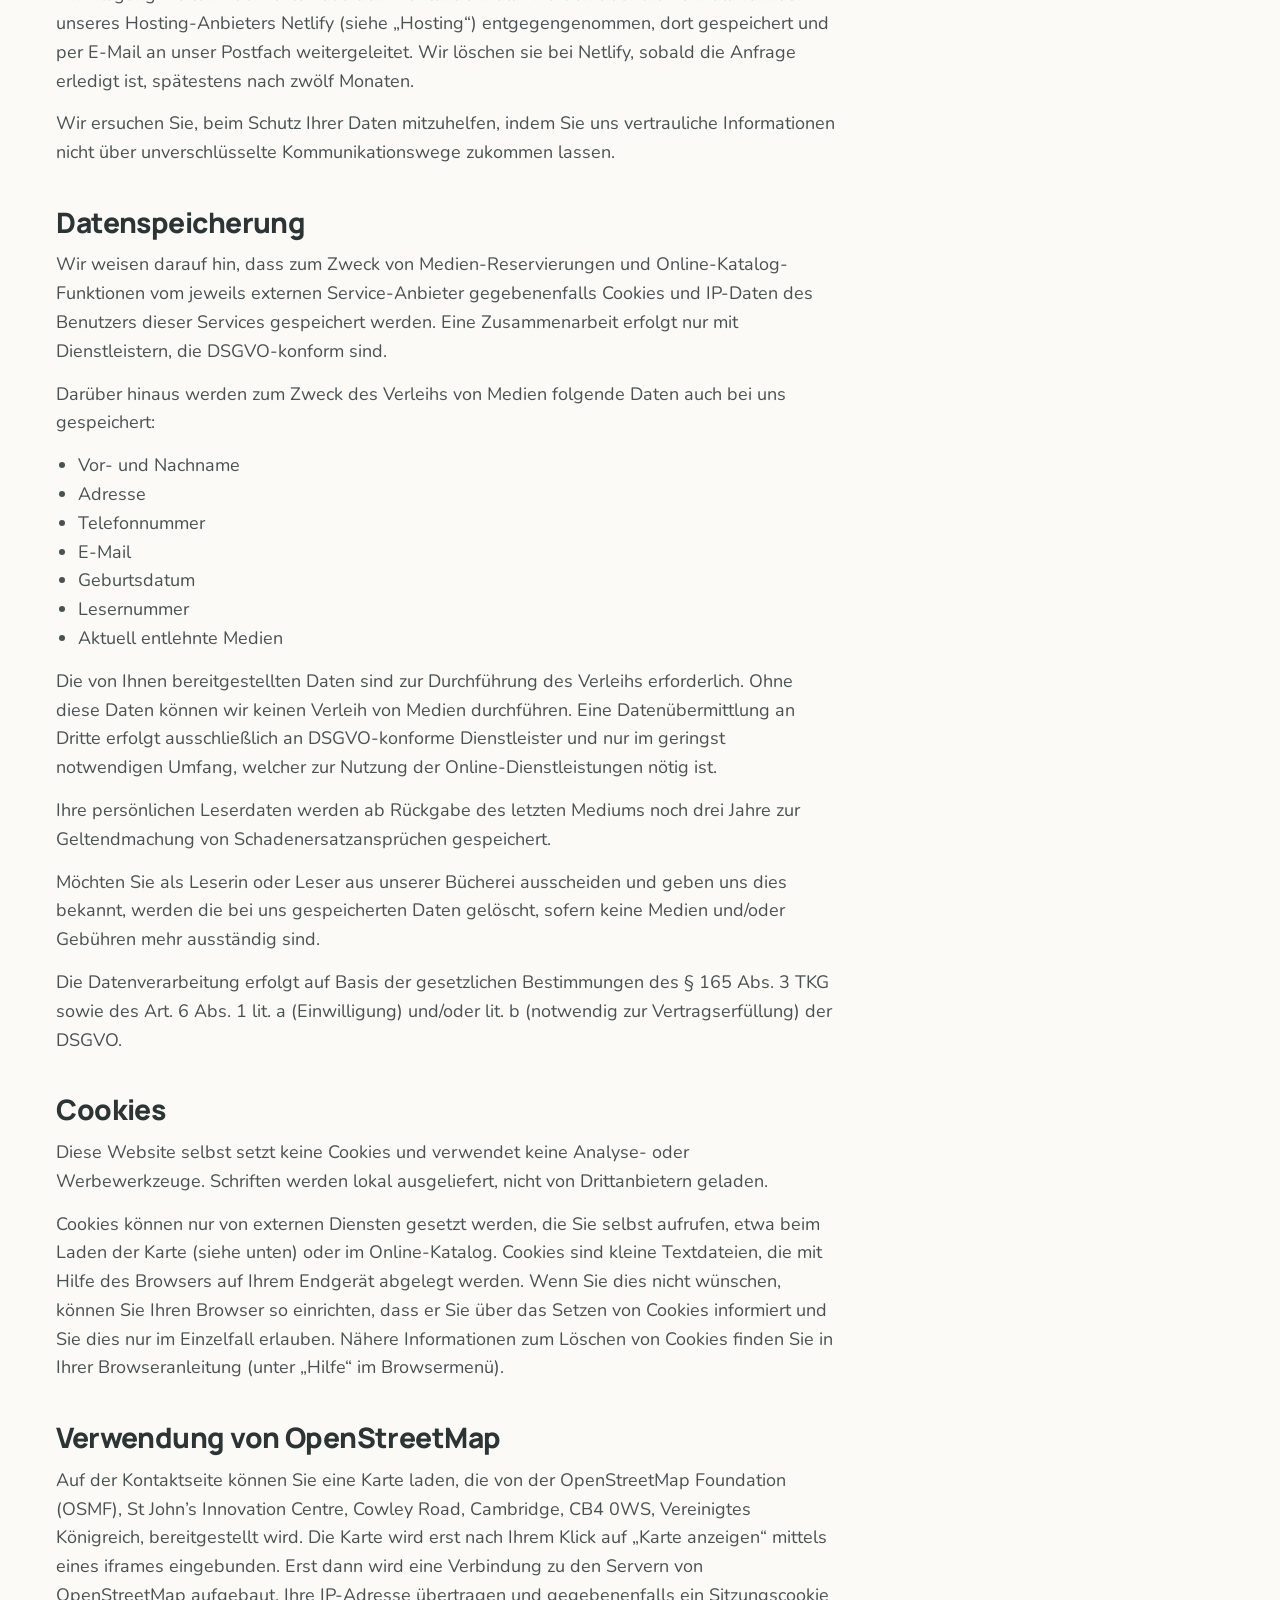
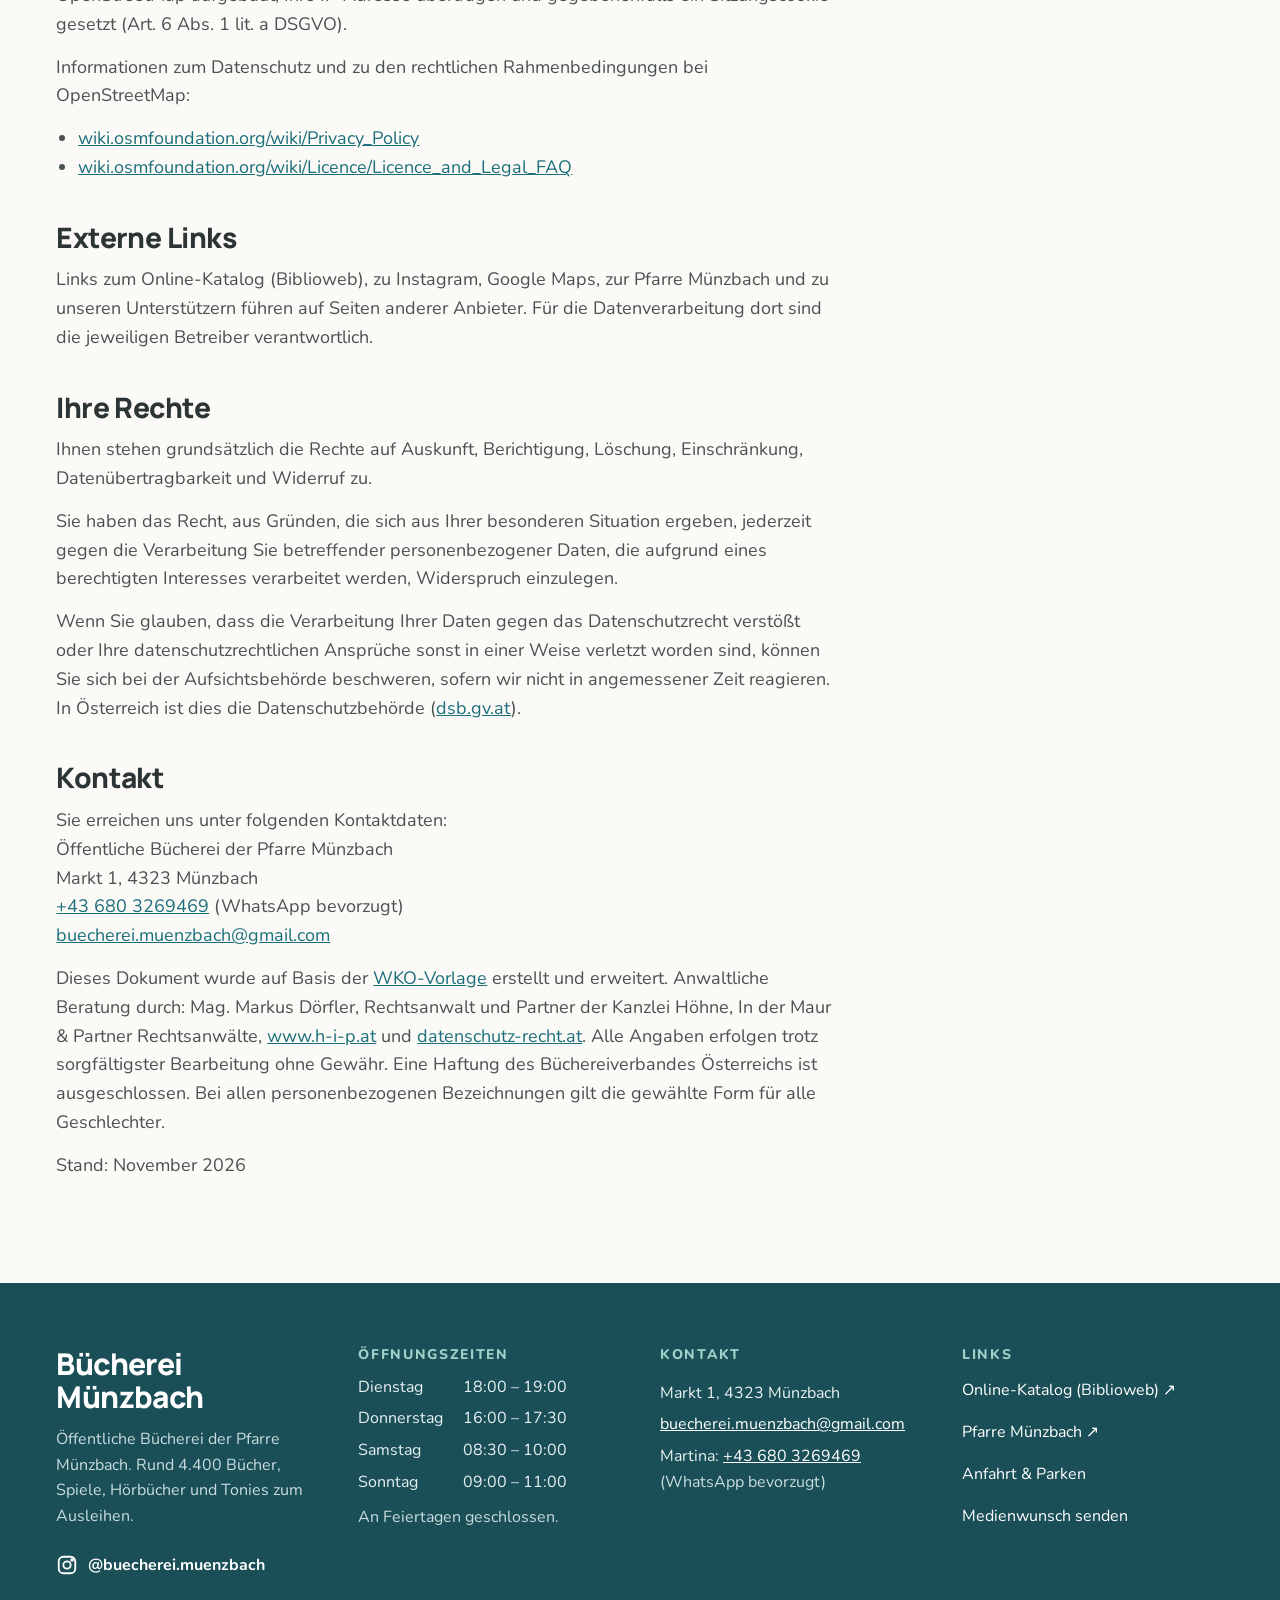
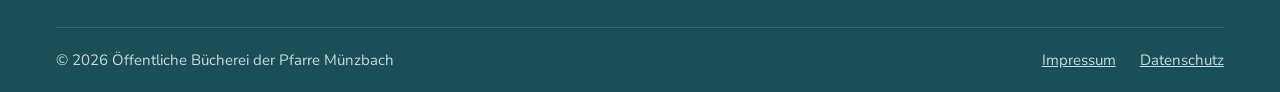
<file: datenschutz.html>
<!doctype html>
<html lang="de-AT">
<head>
<meta charset="utf-8">
<meta name="viewport" content="width=device-width, initial-scale=1">
<title>Datenschutz – Bücherei Münzbach</title>
<meta name="description" content="Datenschutzerklärung der Website der Öffentlichen Bücherei der Pfarre Münzbach.">
<link rel="canonical" href="https://www.buecherei-muenzbach.at/datenschutz">
<meta property="og:type" content="website">
<meta property="og:title" content="Datenschutz – Bücherei Münzbach">
<meta property="og:description" content="Datenschutzerklärung der Website der Öffentlichen Bücherei der Pfarre Münzbach.">
<meta property="og:image" content="https://www.buecherei-muenzbach.at/images/buecherei/neuheitenregal.jpg">
<meta property="og:locale" content="de_AT">
<meta name="theme-color" content="#1b6f7b">
<link rel="icon" href="/favicon.png" type="image/png">
<link rel="apple-touch-icon" href="/apple-touch-icon.png">
<link rel="preload" href="/assets/fonts/manrope-latin-wght-normal.woff2" as="font" type="font/woff2" crossorigin>
<link rel="preload" href="/assets/fonts/nunito-latin-wght-normal.woff2" as="font" type="font/woff2" crossorigin>
<link rel="stylesheet" href="/assets/css/style.css?v=8d9980ff">
</head>
<body>
<a class="skip" href="#inhalt">Zum Inhalt springen</a>
<header class="site-header">
<div class="wrap">
<a class="brand" href="/" aria-label="Bücherei Münzbach – zur Startseite"><img src="/assets/img/logo-buecherei.png" alt="Bücherei Münzbach" width="252" height="186"></a>
<button class="menu-btn" type="button" aria-expanded="false" aria-controls="hauptnavigation" aria-label="Menü öffnen"><svg width="26" height="26" viewBox="0 0 24 24" fill="none" stroke="currentColor" stroke-width="2.4" stroke-linecap="round" aria-hidden="true"><path d="M4 7h16M4 12h16M4 17h16"/></svg></button>
<nav class="nav" id="hauptnavigation" aria-label="Hauptnavigation">
<a href="/">Startseite</a>
<a href="/angebot">Angebot</a>
<a href="/veranstaltungen">Veranstaltungen</a>
<a href="/team">Team</a>
<a href="/artikel">Artikel &amp; Downloads</a>
<a href="/kontakt">Kontakt</a>
<a class="nav-cta" href="https://www.biblioweb.at/muenzbach" target="_blank" rel="noopener"><svg width="18" height="18" viewBox="0 0 24 24" fill="none" stroke="currentColor" stroke-width="2.4" stroke-linecap="round" aria-hidden="true"><circle cx="11" cy="11" r="7"/><path d="M20 20l-4-4"/></svg>Online-Katalog<span class="skip-sr" style="position:absolute;width:1px;height:1px;overflow:hidden;clip:rect(0 0 0 0)"> (öffnet in neuem Tab)</span></a>
</nav>
</div>
</header>
<main id="inhalt">
<section class="page-hero"><div class="wrap single"><div class="stack"><h1>Datenschutzerklärung</h1></div></div></section>
<div class="wrap"><div class="prose">
<p style="margin-top:0">Der Schutz Ihrer persönlichen Daten ist uns ein besonderes Anliegen. Wir verarbeiten Ihre Daten daher ausschließlich auf Grundlage der gesetzlichen Bestimmungen (<a href="https://eur-lex.europa.eu/legal-content/DE/TXT/HTML/?uri=CELEX:32016R0679" target="_blank" rel="noopener">DSGVO</a>, <a href="https://www.dsb.gv.at/gesetze-in-osterreich" target="_blank" rel="noopener">DSG</a>, <a href="https://www.ris.bka.gv.at/GeltendeFassung.wxe?Abfrage=Bundesnormen&amp;Gesetzesnummer=20011678" target="_blank" rel="noopener">TKG 2021</a>). In diesen Datenschutzinformationen informieren wir Sie über die wichtigsten Aspekte der Datenverarbeitung im Rahmen unserer Website. Außerdem informieren wir Sie über Ihre Rechte als betroffene Person der Datenverarbeitung.</p>
<p>Wir bitten Sie, diese Datenschutzerklärung sorgfältig zu lesen.</p>
<h2>Verantwortlich</h2>
<p>Öffentliche Bücherei der Pfarre Münzbach<br>Markt 1, 4323 Münzbach<br><a href="tel:+436803269469">+43 680 3269469</a> (WhatsApp bevorzugt)<br><a href="mailto:buecherei.muenzbach@gmail.com">buecherei.muenzbach@gmail.com</a></p>
<h2>Persönliche Daten</h2>
<p>Persönliche Daten, die Sie auf dieser Website elektronisch übermitteln, wie zum Beispiel Name, E-Mail-Adresse oder andere persönliche Angaben, werden von uns nur zum jeweils angegebenen Zweck verwendet, sicher verwahrt und nicht an Dritte weitergegeben. Ausgenommen sind die unten genannten Dienstleister, die in unserem Auftrag die Website betreiben und Nachrichten zustellen.</p>
<p>Der Provider erhebt und speichert automatisch Informationen am Webserver wie zum Beispiel verwendeter Browser, Betriebssystem, Verweisseite, IP-Adresse, Datum und Uhrzeit des Zugriffs. Diese Daten können ohne Prüfung weiterer Datenquellen keinen bestimmten Personen zugeordnet werden und werden nur zu internen systembezogenen und statistischen Zwecken verwendet und nicht weiter ausgewertet, solange keine rechtswidrige Nutzung der Website vorliegt.</p>
<h2>Hosting</h2>
<p>Die Website wird bei Netlify, Inc., 512 2nd Street, Suite 200, San Francisco, CA 94107, USA, betrieben. Netlify verarbeitet die oben genannten Zugriffsdaten, um die Website auszuliefern und vor Missbrauch zu schützen (Art. 6 Abs. 1 lit. f DSGVO). Mit Netlify besteht ein Auftragsverarbeitungsvertrag; die Übermittlung in die USA erfolgt auf Grundlage des EU-US Data Privacy Framework bzw. von Standardvertragsklauseln.</p>
<h2>Formulardaten und Kontaktaufnahme</h2>
<p>Wenn Sie via Formular auf der Website oder per E-Mail Kontakt mit uns aufnehmen, werden Ihre angegebenen Daten zwecks Bearbeitung der Anfrage und für den Fall von Anschlussfragen zwölf Monate bei uns gespeichert. Diese Daten geben wir nicht ohne Ihre Einwilligung weiter. Nachrichten aus dem Kontaktformular werden über die Formularfunktion unseres Hosting-Anbieters Netlify (siehe „Hosting“) entgegengenommen, dort gespeichert und per E-Mail an unser Postfach weitergeleitet. Wir löschen sie bei Netlify, sobald die Anfrage erledigt ist, spätestens nach zwölf Monaten.</p>
<p>Wir ersuchen Sie, beim Schutz Ihrer Daten mitzuhelfen, indem Sie uns vertrauliche Informationen nicht über unverschlüsselte Kommunikationswege zukommen lassen.</p>
<h2>Datenspeicherung</h2>
<p>Wir weisen darauf hin, dass zum Zweck von Medien-Reservierungen und Online-Katalog-Funktionen vom jeweils externen Service-Anbieter gegebenenfalls Cookies und IP-Daten des Benutzers dieser Services gespeichert werden. Eine Zusammenarbeit erfolgt nur mit Dienstleistern, die DSGVO-konform sind.</p>
<p>Darüber hinaus werden zum Zweck des Verleihs von Medien folgende Daten auch bei uns gespeichert:</p>
<ul>
<li>Vor- und Nachname</li>
<li>Adresse</li>
<li>Telefonnummer</li>
<li>E-Mail</li>
<li>Geburtsdatum</li>
<li>Lesernummer</li>
<li>Aktuell entlehnte Medien</li>
</ul>
<p>Die von Ihnen bereitgestellten Daten sind zur Durchführung des Verleihs erforderlich. Ohne diese Daten können wir keinen Verleih von Medien durchführen. Eine Datenübermittlung an Dritte erfolgt ausschließlich an DSGVO-konforme Dienstleister und nur im geringst notwendigen Umfang, welcher zur Nutzung der Online-Dienstleistungen nötig ist.</p>
<p>Ihre persönlichen Leserdaten werden ab Rückgabe des letzten Mediums noch drei Jahre zur Geltendmachung von Schadenersatzansprüchen gespeichert.</p>
<p>Möchten Sie als Leserin oder Leser aus unserer Bücherei ausscheiden und geben uns dies bekannt, werden die bei uns gespeicherten Daten gelöscht, sofern keine Medien und/oder Gebühren mehr ausständig sind.</p>
<p>Die Datenverarbeitung erfolgt auf Basis der gesetzlichen Bestimmungen des § 165 Abs. 3 TKG sowie des Art. 6 Abs. 1 lit. a (Einwilligung) und/oder lit. b (notwendig zur Vertragserfüllung) der DSGVO.</p>
<h2>Cookies</h2>
<p>Diese Website selbst setzt keine Cookies und verwendet keine Analyse- oder Werbewerkzeuge. Schriften werden lokal ausgeliefert, nicht von Drittanbietern geladen.</p>
<p>Cookies können nur von externen Diensten gesetzt werden, die Sie selbst aufrufen, etwa beim Laden der Karte (siehe unten) oder im Online-Katalog. Cookies sind kleine Textdateien, die mit Hilfe des Browsers auf Ihrem Endgerät abgelegt werden. Wenn Sie dies nicht wünschen, können Sie Ihren Browser so einrichten, dass er Sie über das Setzen von Cookies informiert und Sie dies nur im Einzelfall erlauben. Nähere Informationen zum Löschen von Cookies finden Sie in Ihrer Browseranleitung (unter „Hilfe“ im Browsermenü).</p>
<h2>Verwendung von OpenStreetMap</h2>
<p>Auf der Kontaktseite können Sie eine Karte laden, die von der OpenStreetMap Foundation (OSMF), St John’s Innovation Centre, Cowley Road, Cambridge, CB4 0WS, Vereinigtes Königreich, bereitgestellt wird. Die Karte wird erst nach Ihrem Klick auf „Karte anzeigen“ mittels eines iframes eingebunden. Erst dann wird eine Verbindung zu den Servern von OpenStreetMap aufgebaut, Ihre IP-Adresse übertragen und gegebenenfalls ein Sitzungscookie gesetzt (Art. 6 Abs. 1 lit. a DSGVO).</p>
<p>Informationen zum Datenschutz und zu den rechtlichen Rahmenbedingungen bei OpenStreetMap:</p>
<ul>
<li><a href="https://wiki.osmfoundation.org/wiki/Privacy_Policy#Map_Data" target="_blank" rel="noopener">wiki.osmfoundation.org/wiki/Privacy_Policy</a></li>
<li><a href="https://wiki.osmfoundation.org/wiki/Licence/Licence_and_Legal_FAQ" target="_blank" rel="noopener">wiki.osmfoundation.org/wiki/Licence/Licence_and_Legal_FAQ</a></li>
</ul>
<h2>Externe Links</h2>
<p>Links zum Online-Katalog (Biblioweb), zu Instagram, Google Maps, zur Pfarre Münzbach und zu unseren Unterstützern führen auf Seiten anderer Anbieter. Für die Datenverarbeitung dort sind die jeweiligen Betreiber verantwortlich.</p>
<h2>Ihre Rechte</h2>
<p>Ihnen stehen grundsätzlich die Rechte auf Auskunft, Berichtigung, Löschung, Einschränkung, Datenübertragbarkeit und Widerruf zu.</p>
<p>Sie haben das Recht, aus Gründen, die sich aus Ihrer besonderen Situation ergeben, jederzeit gegen die Verarbeitung Sie betreffender personenbezogener Daten, die aufgrund eines berechtigten Interesses verarbeitet werden, Widerspruch einzulegen.</p>
<p>Wenn Sie glauben, dass die Verarbeitung Ihrer Daten gegen das Datenschutzrecht verstößt oder Ihre datenschutzrechtlichen Ansprüche sonst in einer Weise verletzt worden sind, können Sie sich bei der Aufsichtsbehörde beschweren, sofern wir nicht in angemessener Zeit reagieren. In Österreich ist dies die Datenschutzbehörde (<a href="https://www.dsb.gv.at" target="_blank" rel="noopener">dsb.gv.at</a>).</p>
<h2>Kontakt</h2>
<p>Sie erreichen uns unter folgenden Kontaktdaten:<br>Öffentliche Bücherei der Pfarre Münzbach<br>Markt 1, 4323 Münzbach<br><a href="tel:+436803269469">+43 680 3269469</a> (WhatsApp bevorzugt)<br><a href="mailto:buecherei.muenzbach@gmail.com">buecherei.muenzbach@gmail.com</a></p>
<p class="muted">Dieses Dokument wurde auf Basis der <a href="https://www.wko.at/service/wirtschaftsrecht-gewerberecht/muster-informationspflichten-website-datenschutzerklaerung.html" target="_blank" rel="noopener">WKO-Vorlage</a> erstellt und erweitert. Anwaltliche Beratung durch: Mag. Markus Dörfler, Rechtsanwalt und Partner der Kanzlei Höhne, In der Maur &amp; Partner Rechtsanwälte, <a href="http://www.h-i-p.at/" target="_blank" rel="noopener">www.h-i-p.at</a> und <a href="https://datenschutz-recht.at/" target="_blank" rel="noopener">datenschutz-recht.at</a>. Alle Angaben erfolgen trotz sorgfältigster Bearbeitung ohne Gewähr. Eine Haftung des Büchereiverbandes Österreichs ist ausgeschlossen. Bei allen personenbezogenen Bezeichnungen gilt die gewählte Form für alle Geschlechter.</p>
<p class="muted">Stand: November 2026</p>
</div></div>
</main>
<footer class="site-footer">
<div class="wrap">
<div class="cols">
<div class="stack">
<span class="name">Bücherei Münzbach</span>
<p class="soft">Öffentliche Bücherei der Pfarre Münzbach. Rund 4.400 Bücher, Spiele, Hörbücher und Tonies zum Ausleihen.</p>
<a href="https://www.instagram.com/buecherei.muenzbach/" target="_blank" rel="noopener" style="display:inline-flex;align-items:center;gap:10px;font-weight:700;text-decoration:none;min-height:44px"><svg width="22" height="22" viewBox="0 0 24 24" fill="none" stroke="currentColor" stroke-width="2" aria-hidden="true"><rect x="3" y="3" width="18" height="18" rx="5"/><circle cx="12" cy="12" r="4"/><circle cx="17.5" cy="6.5" r="1" fill="currentColor"/></svg>@buecherei.muenzbach<span class="skip-sr" style="position:absolute;width:1px;height:1px;overflow:hidden;clip:rect(0 0 0 0)"> (öffnet in neuem Tab)</span></a>
</div>
<div>
<h2>Öffnungszeiten</h2>
<dl class="f-hours"><dt>Dienstag</dt><dd>18:00 – 19:00</dd><dt>Donnerstag</dt><dd>16:00 – 17:30</dd><dt>Samstag</dt><dd>08:30 – 10:00</dd><dt>Sonntag</dt><dd>09:00 – 11:00</dd></dl>
<p class="soft" style="margin-top:10px">An Feiertagen geschlossen.</p>
</div>
<div class="stack" style="gap:6px">
<h2>Kontakt</h2>
<span>Markt 1, 4323 Münzbach</span>
<a href="mailto:buecherei.muenzbach@gmail.com">buecherei.muenzbach@gmail.com</a>
<span>Martina: <a href="tel:+436803269469">+43 680 3269469</a><br><span class="soft">(WhatsApp bevorzugt)</span></span>
</div>
<div>
<h2>Links</h2>
<div class="links">
<a href="https://www.biblioweb.at/muenzbach" target="_blank" rel="noopener">Online-Katalog (Biblioweb) ↗<span class="skip-sr" style="position:absolute;width:1px;height:1px;overflow:hidden;clip:rect(0 0 0 0)"> (öffnet in neuem Tab)</span></a>
<a href="https://www.dioezese-linz.at/pfarre/4240" target="_blank" rel="noopener">Pfarre Münzbach ↗<span class="skip-sr" style="position:absolute;width:1px;height:1px;overflow:hidden;clip:rect(0 0 0 0)"> (öffnet in neuem Tab)</span></a>
<a href="/kontakt#anfahrt">Anfahrt &amp; Parken</a>
<a href="/kontakt">Medienwunsch senden</a>
</div>
</div>
</div>
<div class="bottom">
<span>© 2026 Öffentliche Bücherei der Pfarre Münzbach</span>
<nav aria-label="Rechtliches"><a href="/impressum">Impressum</a><a href="/datenschutz">Datenschutz</a></nav>
</div>
</div>
</footer>
<script src="/assets/js/main.js?v=b208edb5" defer></script>
</body>
</html>
</file>
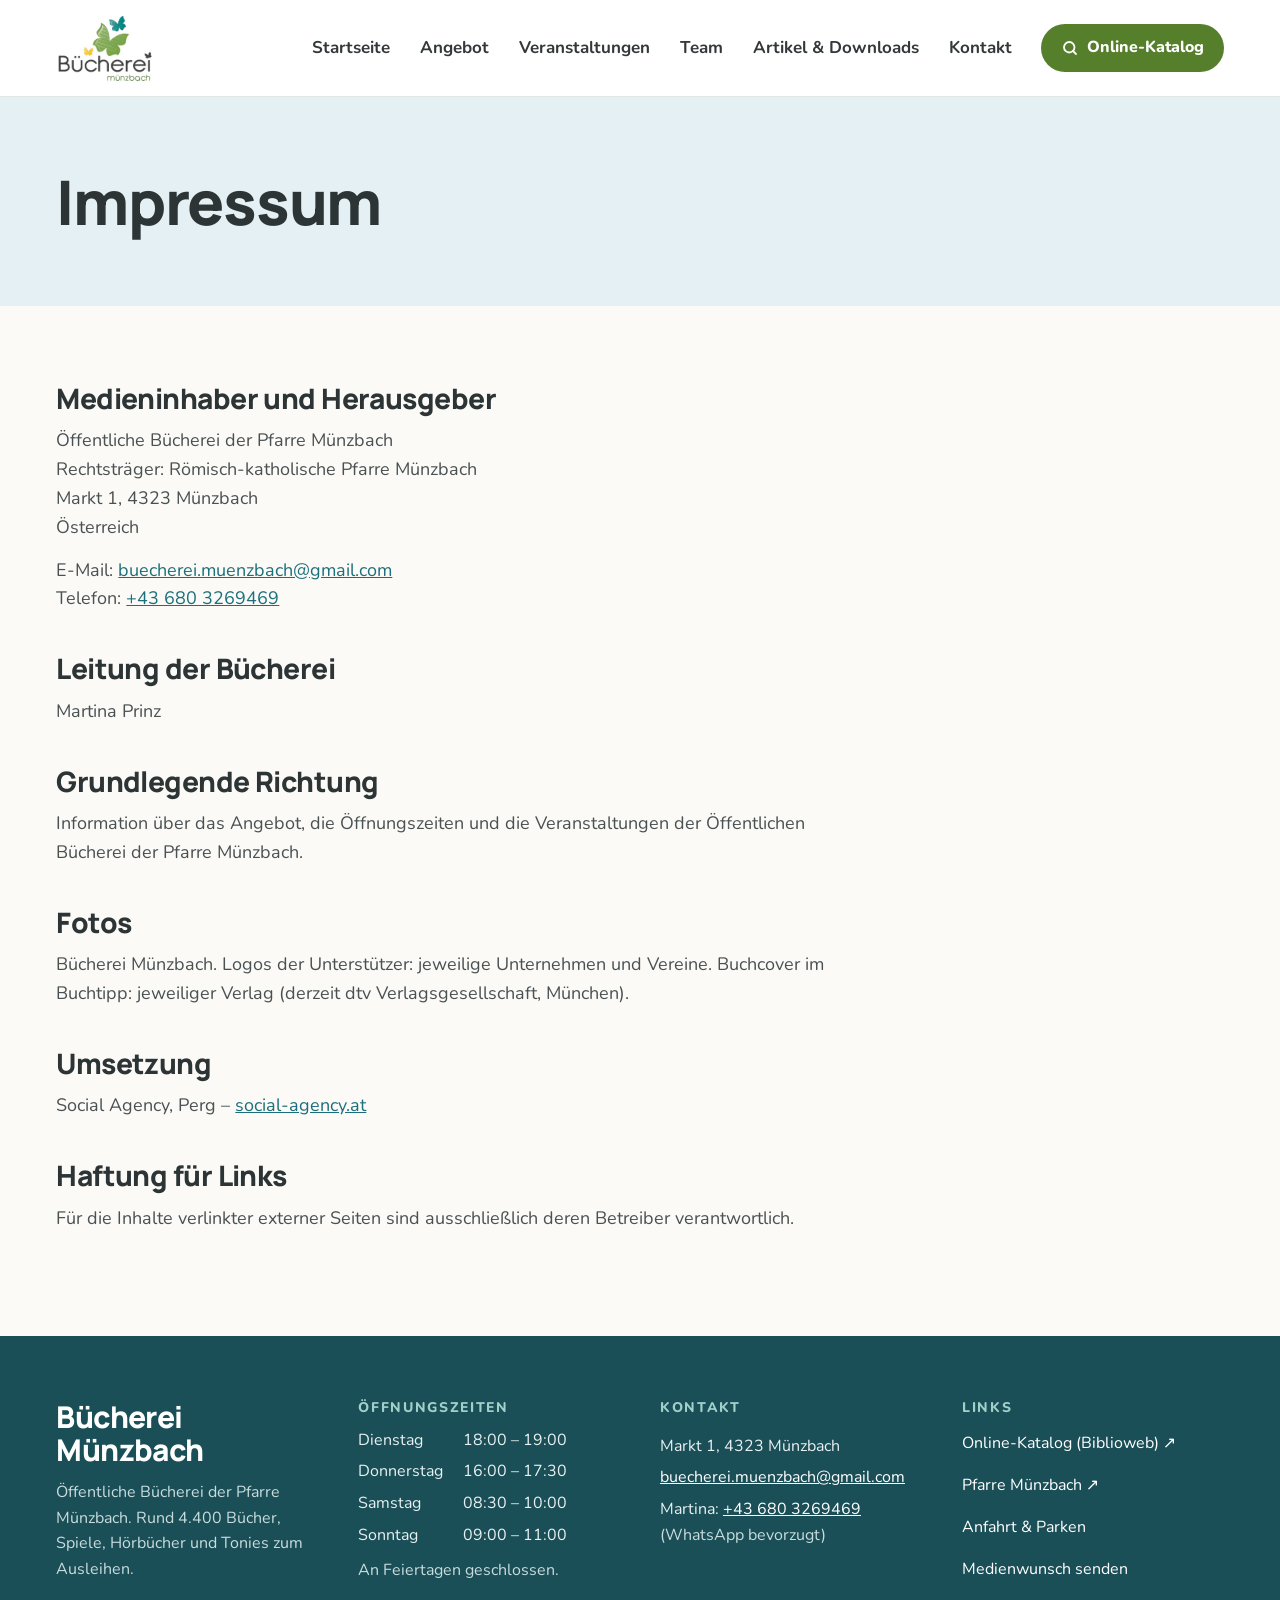
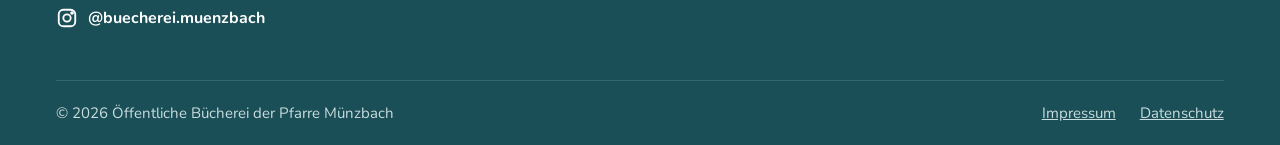
<file: impressum.html>
<!doctype html>
<html lang="de-AT">
<head>
<meta charset="utf-8">
<meta name="viewport" content="width=device-width, initial-scale=1">
<title>Impressum – Bücherei Münzbach</title>
<meta name="description" content="Impressum der Website der Öffentlichen Bücherei der Pfarre Münzbach.">
<link rel="canonical" href="https://www.buecherei-muenzbach.at/impressum">
<meta property="og:type" content="website">
<meta property="og:title" content="Impressum – Bücherei Münzbach">
<meta property="og:description" content="Impressum der Website der Öffentlichen Bücherei der Pfarre Münzbach.">
<meta property="og:image" content="https://www.buecherei-muenzbach.at/images/buecherei/neuheitenregal.jpg">
<meta property="og:locale" content="de_AT">
<meta name="theme-color" content="#1b6f7b">
<link rel="icon" href="/favicon.png" type="image/png">
<link rel="apple-touch-icon" href="/apple-touch-icon.png">
<link rel="preload" href="/assets/fonts/manrope-latin-wght-normal.woff2" as="font" type="font/woff2" crossorigin>
<link rel="preload" href="/assets/fonts/nunito-latin-wght-normal.woff2" as="font" type="font/woff2" crossorigin>
<link rel="stylesheet" href="/assets/css/style.css?v=8d9980ff">
</head>
<body>
<a class="skip" href="#inhalt">Zum Inhalt springen</a>
<header class="site-header">
<div class="wrap">
<a class="brand" href="/" aria-label="Bücherei Münzbach – zur Startseite"><img src="/assets/img/logo-buecherei.png" alt="Bücherei Münzbach" width="252" height="186"></a>
<button class="menu-btn" type="button" aria-expanded="false" aria-controls="hauptnavigation" aria-label="Menü öffnen"><svg width="26" height="26" viewBox="0 0 24 24" fill="none" stroke="currentColor" stroke-width="2.4" stroke-linecap="round" aria-hidden="true"><path d="M4 7h16M4 12h16M4 17h16"/></svg></button>
<nav class="nav" id="hauptnavigation" aria-label="Hauptnavigation">
<a href="/">Startseite</a>
<a href="/angebot">Angebot</a>
<a href="/veranstaltungen">Veranstaltungen</a>
<a href="/team">Team</a>
<a href="/artikel">Artikel &amp; Downloads</a>
<a href="/kontakt">Kontakt</a>
<a class="nav-cta" href="https://www.biblioweb.at/muenzbach" target="_blank" rel="noopener"><svg width="18" height="18" viewBox="0 0 24 24" fill="none" stroke="currentColor" stroke-width="2.4" stroke-linecap="round" aria-hidden="true"><circle cx="11" cy="11" r="7"/><path d="M20 20l-4-4"/></svg>Online-Katalog<span class="skip-sr" style="position:absolute;width:1px;height:1px;overflow:hidden;clip:rect(0 0 0 0)"> (öffnet in neuem Tab)</span></a>
</nav>
</div>
</header>
<main id="inhalt">
<section class="page-hero"><div class="wrap single"><div class="stack"><h1>Impressum</h1></div></div></section>
<div class="wrap"><div class="prose">
<h2 style="margin-top:0">Medieninhaber und Herausgeber</h2>
<p>Öffentliche Bücherei der Pfarre Münzbach<br>Rechtsträger: Römisch-katholische Pfarre Münzbach<br>Markt 1, 4323 Münzbach<br>Österreich</p>
<p>E-Mail: <a href="mailto:buecherei.muenzbach@gmail.com">buecherei.muenzbach@gmail.com</a><br>Telefon: <a href="tel:+436803269469">+43 680 3269469</a></p>
<h2>Leitung der Bücherei</h2>
<p>Martina Prinz</p>
<h2>Grundlegende Richtung</h2>
<p>Information über das Angebot, die Öffnungszeiten und die Veranstaltungen der Öffentlichen Bücherei der Pfarre Münzbach.</p>
<h2>Fotos</h2>
<p>Bücherei Münzbach. Logos der Unterstützer: jeweilige Unternehmen und Vereine. Buchcover im Buchtipp: jeweiliger Verlag (derzeit dtv Verlagsgesellschaft, München).</p>
<h2>Umsetzung</h2>
<p>Social Agency, Perg – <a href="https://www.social-agency.at" target="_blank" rel="noopener">social-agency.at</a></p>
<h2>Haftung für Links</h2>
<p>Für die Inhalte verlinkter externer Seiten sind ausschließlich deren Betreiber verantwortlich.</p>
</div></div>
</main>
<footer class="site-footer">
<div class="wrap">
<div class="cols">
<div class="stack">
<span class="name">Bücherei Münzbach</span>
<p class="soft">Öffentliche Bücherei der Pfarre Münzbach. Rund 4.400 Bücher, Spiele, Hörbücher und Tonies zum Ausleihen.</p>
<a href="https://www.instagram.com/buecherei.muenzbach/" target="_blank" rel="noopener" style="display:inline-flex;align-items:center;gap:10px;font-weight:700;text-decoration:none;min-height:44px"><svg width="22" height="22" viewBox="0 0 24 24" fill="none" stroke="currentColor" stroke-width="2" aria-hidden="true"><rect x="3" y="3" width="18" height="18" rx="5"/><circle cx="12" cy="12" r="4"/><circle cx="17.5" cy="6.5" r="1" fill="currentColor"/></svg>@buecherei.muenzbach<span class="skip-sr" style="position:absolute;width:1px;height:1px;overflow:hidden;clip:rect(0 0 0 0)"> (öffnet in neuem Tab)</span></a>
</div>
<div>
<h2>Öffnungszeiten</h2>
<dl class="f-hours"><dt>Dienstag</dt><dd>18:00 – 19:00</dd><dt>Donnerstag</dt><dd>16:00 – 17:30</dd><dt>Samstag</dt><dd>08:30 – 10:00</dd><dt>Sonntag</dt><dd>09:00 – 11:00</dd></dl>
<p class="soft" style="margin-top:10px">An Feiertagen geschlossen.</p>
</div>
<div class="stack" style="gap:6px">
<h2>Kontakt</h2>
<span>Markt 1, 4323 Münzbach</span>
<a href="mailto:buecherei.muenzbach@gmail.com">buecherei.muenzbach@gmail.com</a>
<span>Martina: <a href="tel:+436803269469">+43 680 3269469</a><br><span class="soft">(WhatsApp bevorzugt)</span></span>
</div>
<div>
<h2>Links</h2>
<div class="links">
<a href="https://www.biblioweb.at/muenzbach" target="_blank" rel="noopener">Online-Katalog (Biblioweb) ↗<span class="skip-sr" style="position:absolute;width:1px;height:1px;overflow:hidden;clip:rect(0 0 0 0)"> (öffnet in neuem Tab)</span></a>
<a href="https://www.dioezese-linz.at/pfarre/4240" target="_blank" rel="noopener">Pfarre Münzbach ↗<span class="skip-sr" style="position:absolute;width:1px;height:1px;overflow:hidden;clip:rect(0 0 0 0)"> (öffnet in neuem Tab)</span></a>
<a href="/kontakt#anfahrt">Anfahrt &amp; Parken</a>
<a href="/kontakt">Medienwunsch senden</a>
</div>
</div>
</div>
<div class="bottom">
<span>© 2026 Öffentliche Bücherei der Pfarre Münzbach</span>
<nav aria-label="Rechtliches"><a href="/impressum">Impressum</a><a href="/datenschutz">Datenschutz</a></nav>
</div>
</div>
</footer>
<script src="/assets/js/main.js?v=b208edb5" defer></script>
</body>
</html>
</file>
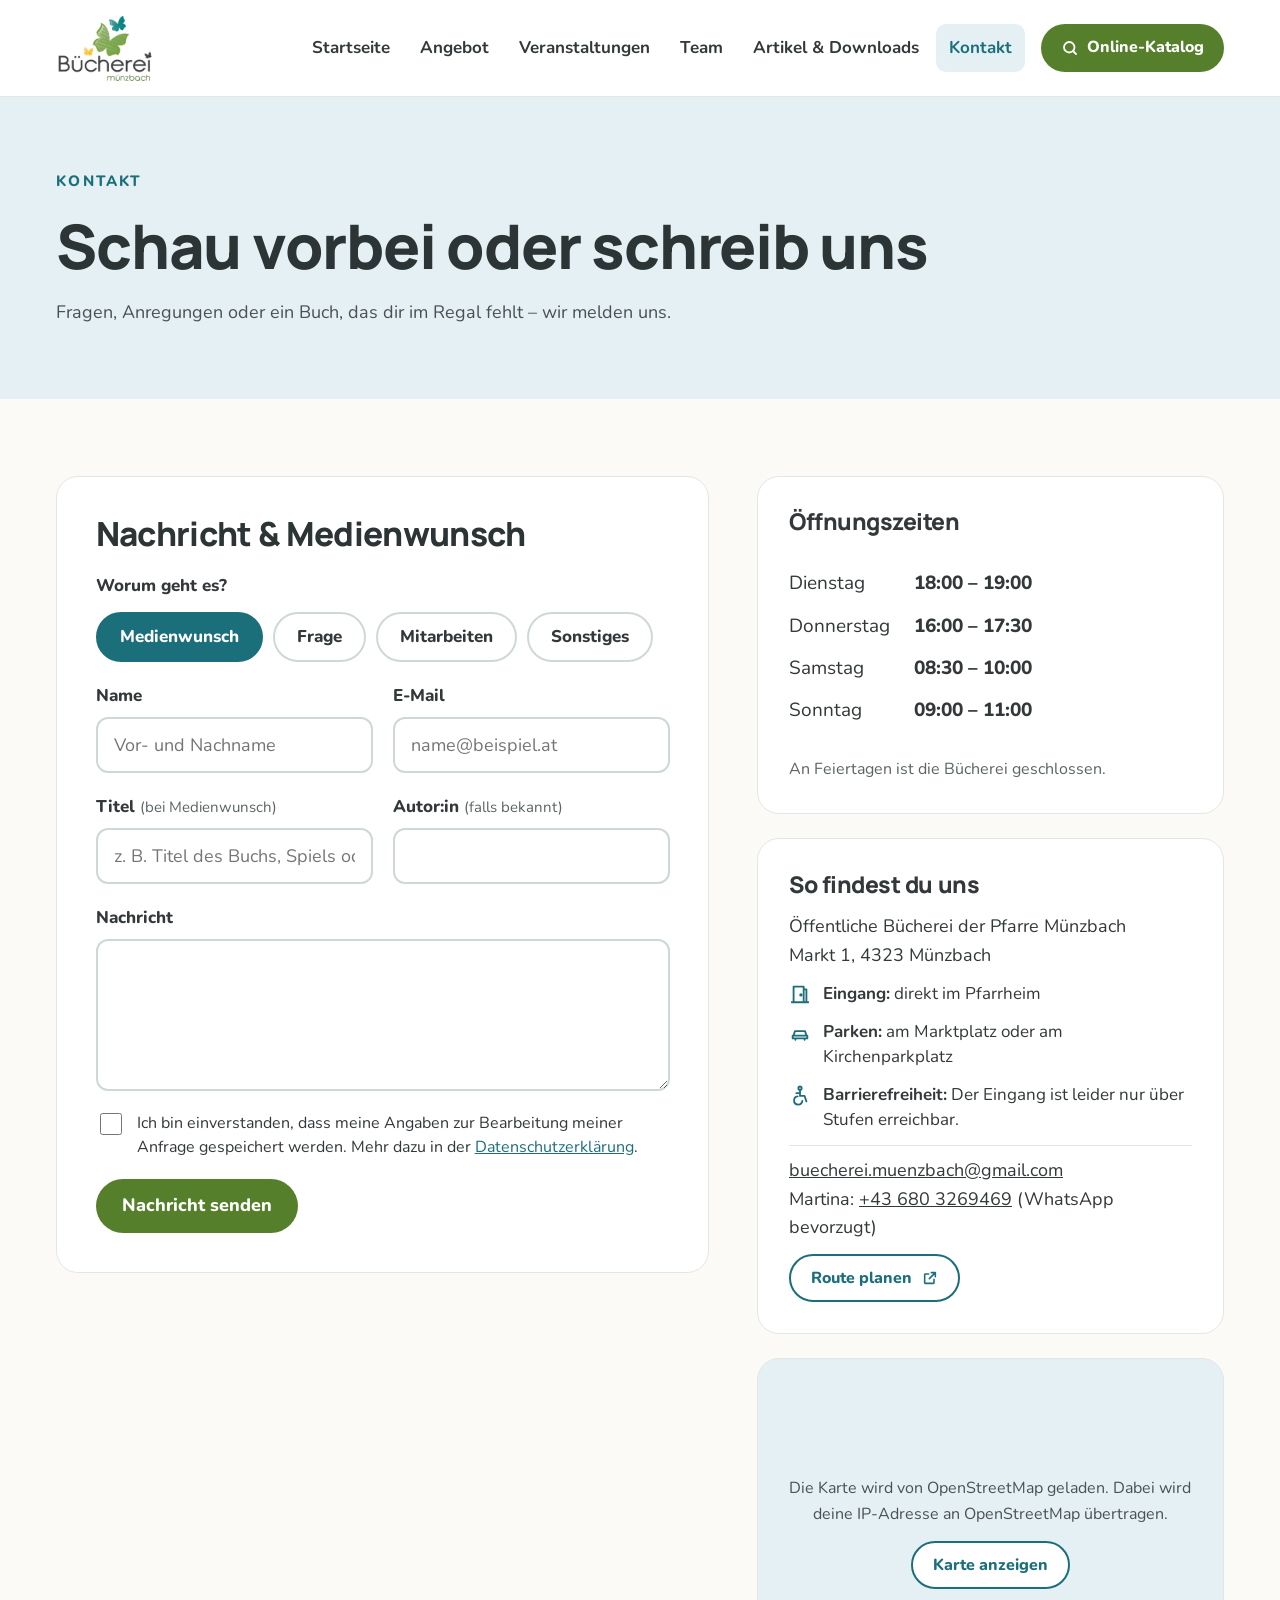
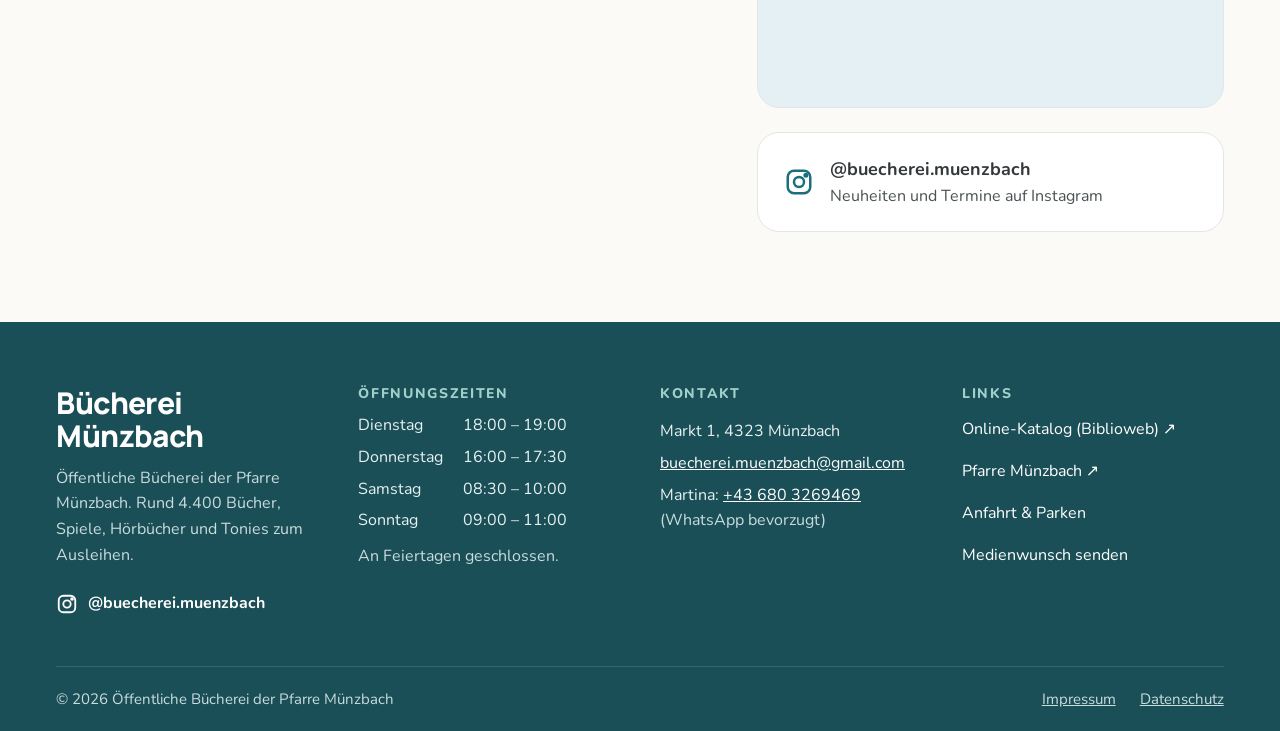
<file: kontakt.html>
<!doctype html>
<html lang="de-AT">
<head>
<meta charset="utf-8">
<meta name="viewport" content="width=device-width, initial-scale=1">
<title>Kontakt – Bücherei Münzbach</title>
<meta name="description" content="Kontakt zur Bücherei Münzbach: Öffnungszeiten, Anfahrt, E-Mail und Formular für Fragen und Medienwünsche.">
<link rel="canonical" href="https://www.buecherei-muenzbach.at/kontakt">
<meta property="og:type" content="website">
<meta property="og:title" content="Kontakt – Bücherei Münzbach">
<meta property="og:description" content="Kontakt zur Bücherei Münzbach: Öffnungszeiten, Anfahrt, E-Mail und Formular für Fragen und Medienwünsche.">
<meta property="og:image" content="https://www.buecherei-muenzbach.at/images/buecherei/neuheitenregal.jpg">
<meta property="og:locale" content="de_AT">
<meta name="theme-color" content="#1b6f7b">
<link rel="icon" href="/favicon.png" type="image/png">
<link rel="apple-touch-icon" href="/apple-touch-icon.png">
<link rel="preload" href="/assets/fonts/manrope-latin-wght-normal.woff2" as="font" type="font/woff2" crossorigin>
<link rel="preload" href="/assets/fonts/nunito-latin-wght-normal.woff2" as="font" type="font/woff2" crossorigin>
<link rel="stylesheet" href="/assets/css/style.css?v=8d9980ff">
</head>
<body>
<a class="skip" href="#inhalt">Zum Inhalt springen</a>
<header class="site-header">
<div class="wrap">
<a class="brand" href="/" aria-label="Bücherei Münzbach – zur Startseite"><img src="/assets/img/logo-buecherei.png" alt="Bücherei Münzbach" width="252" height="186"></a>
<button class="menu-btn" type="button" aria-expanded="false" aria-controls="hauptnavigation" aria-label="Menü öffnen"><svg width="26" height="26" viewBox="0 0 24 24" fill="none" stroke="currentColor" stroke-width="2.4" stroke-linecap="round" aria-hidden="true"><path d="M4 7h16M4 12h16M4 17h16"/></svg></button>
<nav class="nav" id="hauptnavigation" aria-label="Hauptnavigation">
<a href="/">Startseite</a>
<a href="/angebot">Angebot</a>
<a href="/veranstaltungen">Veranstaltungen</a>
<a href="/team">Team</a>
<a href="/artikel">Artikel &amp; Downloads</a>
<a href="/kontakt" aria-current="page">Kontakt</a>
<a class="nav-cta" href="https://www.biblioweb.at/muenzbach" target="_blank" rel="noopener"><svg width="18" height="18" viewBox="0 0 24 24" fill="none" stroke="currentColor" stroke-width="2.4" stroke-linecap="round" aria-hidden="true"><circle cx="11" cy="11" r="7"/><path d="M20 20l-4-4"/></svg>Online-Katalog<span class="skip-sr" style="position:absolute;width:1px;height:1px;overflow:hidden;clip:rect(0 0 0 0)"> (öffnet in neuem Tab)</span></a>
</nav>
</div>
</header>
<main id="inhalt">
<section class="page-hero"><div class="wrap single"><div class="stack"><span class="eyebrow">Kontakt</span><h1>Schau vorbei oder schreib uns</h1><p class="lead">Fragen, Anregungen oder ein Buch, das dir im Regal fehlt – wir melden uns.</p></div></div></section>
<div class="wrap">
<div class="kontakt">
<form class="card" name="kontakt" method="POST" action="/kontakt" data-netlify="true" netlify-honeypot="website" data-contact novalidate>
<input type="hidden" name="form-name" value="kontakt">
<h2 style="font-size:clamp(28px,2.6vw,38px)">Nachricht &amp; Medienwunsch</h2><fieldset class="chips"><legend class="legend">Worum geht es?</legend>
<label><input type="radio" name="anliegen" value="Medienwunsch" checked><span>Medienwunsch</span></label>
<label><input type="radio" name="anliegen" value="Frage"><span>Frage</span></label>
<label><input type="radio" name="anliegen" value="Ehrenamt"><span>Mitarbeiten</span></label>
<label><input type="radio" name="anliegen" value="Sonstiges"><span>Sonstiges</span></label>
</fieldset>
<div class="row2">
<div class="field"><label for="k-name">Name</label><input id="k-name" name="name" class="inp" type="text" autocomplete="name" placeholder="Vor- und Nachname" required></div>
<div class="field"><label for="k-mail">E-Mail</label><input id="k-mail" name="email" class="inp" type="email" autocomplete="email" placeholder="name@beispiel.at" required></div>
</div>
<div class="row2">
<div class="field"><label for="k-titel">Titel <small>(bei Medienwunsch)</small></label><input id="k-titel" name="titel" class="inp" type="text" placeholder="z. B. Titel des Buchs, Spiels oder Tonies"></div>
<div class="field"><label for="k-autor">Autor:in <small>(falls bekannt)</small></label><input id="k-autor" name="autor" class="inp" type="text"></div>
</div>
<div class="field"><label for="k-msg">Nachricht</label><textarea id="k-msg" name="nachricht" class="inp" rows="5"></textarea></div>
<div class="hp" aria-hidden="true"><label for="k-web">Website</label><input id="k-web" name="website" type="text" tabindex="-1" autocomplete="off"></div>
<label class="consent"><input type="checkbox" name="zustimmung" value="ja" required><span>Ich bin einverstanden, dass meine Angaben zur Bearbeitung meiner Anfrage gespeichert werden. Mehr dazu in der <a href="/datenschutz">Datenschutzerklärung</a>.</span></label>
<button type="submit" class="btn" style="align-self:flex-start">Nachricht senden</button>
<p class="form-msg" role="status" tabindex="-1"></p>
</form>
<div class="side" id="anfahrt">
<div class="card pad"><h2 class="card-title">Öffnungszeiten</h2><dl class="hours"><dt>Dienstag</dt><dd>18:00 – 19:00</dd><dt>Donnerstag</dt><dd>16:00 – 17:30</dd><dt>Samstag</dt><dd>08:30 – 10:00</dd><dt>Sonntag</dt><dd>09:00 – 11:00</dd></dl><p class="muted" style="font-size:16px">An Feiertagen ist die Bücherei geschlossen.</p></div>
<div class="card pad"><h2 class="card-title">So findest du uns</h2>
<p>Öffentliche Bücherei der Pfarre Münzbach<br>Markt 1, 4323 Münzbach</p>
<p class="info"><svg width="22" height="22" viewBox="0 0 24 24" fill="none" stroke="#1b6f7b" stroke-width="2" stroke-linecap="round" stroke-linejoin="round" aria-hidden="true"><path d="M5 21V4h11v17M16 7h3v14M3 21h18"/><circle cx="13" cy="13" r=".8" fill="#1b6f7b"/></svg><span><strong>Eingang:</strong> direkt im Pfarrheim</span></p>
<p class="info"><svg width="22" height="22" viewBox="0 0 24 24" fill="none" stroke="#1b6f7b" stroke-width="2" stroke-linecap="round" stroke-linejoin="round" aria-hidden="true"><path d="M5 16l1.5-5h11L19 16M4 16h16v3H4zM7 19v1.5M17 19v1.5"/></svg><span><strong>Parken:</strong> am Marktplatz oder am Kirchenparkplatz</span></p>
<p class="info"><svg width="22" height="22" viewBox="0 0 24 24" fill="none" stroke="#1b6f7b" stroke-width="2" stroke-linecap="round" stroke-linejoin="round" aria-hidden="true"><circle cx="12" cy="4.5" r="1.8"/><path d="M12 7v6h5l2 6M12 10H8"/><path d="M9.5 13.5a4.5 4.5 0 1 0 5 5"/></svg><span><strong>Barrierefreiheit:</strong> Der Eingang ist leider nur über Stufen erreichbar.</span></p>
<p style="padding-top:10px;border-top:1px solid var(--line)"><a href="mailto:buecherei.muenzbach@gmail.com" style="color:inherit">buecherei.muenzbach@gmail.com</a><br>Martina: <a href="tel:+436803269469" style="color:inherit">+43 680 3269469</a> (WhatsApp bevorzugt)</p>
<a class="btn2 btn-sm" href="https://www.google.com/maps/search/?api=1&amp;query=Markt+1+4323+M%C3%BCnzbach" target="_blank" rel="noopener" style="align-self:flex-start">Route planen<svg class="ext" viewBox="0 0 24 24" fill="none" stroke="currentColor" stroke-width="2.4" stroke-linecap="round" stroke-linejoin="round" aria-hidden="true"><path d="M14 4h6v6M20 4l-9 9M18 14v5a1 1 0 0 1-1 1H5a1 1 0 0 1-1-1V7a1 1 0 0 1 1-1h5"/></svg><span class="skip-sr" style="position:absolute;width:1px;height:1px;overflow:hidden;clip:rect(0 0 0 0)"> (öffnet in neuem Tab)</span></a>
</div>
<div class="map" data-map="https://www.openstreetmap.org/export/embed.html?bbox=14.6995%2C48.2425%2C14.7155%2C48.2500&amp;layer=mapnik&amp;marker=48.2464%2C14.7075"><div><p>Die Karte wird von OpenStreetMap geladen. Dabei wird deine IP-Adresse an OpenStreetMap übertragen.</p><button type="button" class="btn2 btn-sm">Karte anzeigen</button></div></div>
<a class="card insta" href="https://www.instagram.com/buecherei.muenzbach/" target="_blank" rel="noopener"><svg width="30" height="30" viewBox="0 0 24 24" fill="none" stroke="#1b6f7b" stroke-width="2" aria-hidden="true"><rect x="3" y="3" width="18" height="18" rx="5"/><circle cx="12" cy="12" r="4"/><circle cx="17.5" cy="6.5" r="1" fill="currentColor"/></svg><span><strong>@buecherei.muenzbach</strong><small>Neuheiten und Termine auf Instagram</small></span><span class="skip-sr" style="position:absolute;width:1px;height:1px;overflow:hidden;clip:rect(0 0 0 0)"> (öffnet in neuem Tab)</span></a>
</div>
</div>
</div>
</main>
<footer class="site-footer">
<div class="wrap">
<div class="cols">
<div class="stack">
<span class="name">Bücherei Münzbach</span>
<p class="soft">Öffentliche Bücherei der Pfarre Münzbach. Rund 4.400 Bücher, Spiele, Hörbücher und Tonies zum Ausleihen.</p>
<a href="https://www.instagram.com/buecherei.muenzbach/" target="_blank" rel="noopener" style="display:inline-flex;align-items:center;gap:10px;font-weight:700;text-decoration:none;min-height:44px"><svg width="22" height="22" viewBox="0 0 24 24" fill="none" stroke="currentColor" stroke-width="2" aria-hidden="true"><rect x="3" y="3" width="18" height="18" rx="5"/><circle cx="12" cy="12" r="4"/><circle cx="17.5" cy="6.5" r="1" fill="currentColor"/></svg>@buecherei.muenzbach<span class="skip-sr" style="position:absolute;width:1px;height:1px;overflow:hidden;clip:rect(0 0 0 0)"> (öffnet in neuem Tab)</span></a>
</div>
<div>
<h2>Öffnungszeiten</h2>
<dl class="f-hours"><dt>Dienstag</dt><dd>18:00 – 19:00</dd><dt>Donnerstag</dt><dd>16:00 – 17:30</dd><dt>Samstag</dt><dd>08:30 – 10:00</dd><dt>Sonntag</dt><dd>09:00 – 11:00</dd></dl>
<p class="soft" style="margin-top:10px">An Feiertagen geschlossen.</p>
</div>
<div class="stack" style="gap:6px">
<h2>Kontakt</h2>
<span>Markt 1, 4323 Münzbach</span>
<a href="mailto:buecherei.muenzbach@gmail.com">buecherei.muenzbach@gmail.com</a>
<span>Martina: <a href="tel:+436803269469">+43 680 3269469</a><br><span class="soft">(WhatsApp bevorzugt)</span></span>
</div>
<div>
<h2>Links</h2>
<div class="links">
<a href="https://www.biblioweb.at/muenzbach" target="_blank" rel="noopener">Online-Katalog (Biblioweb) ↗<span class="skip-sr" style="position:absolute;width:1px;height:1px;overflow:hidden;clip:rect(0 0 0 0)"> (öffnet in neuem Tab)</span></a>
<a href="https://www.dioezese-linz.at/pfarre/4240" target="_blank" rel="noopener">Pfarre Münzbach ↗<span class="skip-sr" style="position:absolute;width:1px;height:1px;overflow:hidden;clip:rect(0 0 0 0)"> (öffnet in neuem Tab)</span></a>
<a href="/kontakt#anfahrt">Anfahrt &amp; Parken</a>
<a href="/kontakt">Medienwunsch senden</a>
</div>
</div>
</div>
<div class="bottom">
<span>© 2026 Öffentliche Bücherei der Pfarre Münzbach</span>
<nav aria-label="Rechtliches"><a href="/impressum">Impressum</a><a href="/datenschutz">Datenschutz</a></nav>
</div>
</div>
</footer>
<script src="/assets/js/main.js?v=b208edb5" defer></script>
</body>
</html>
</file>
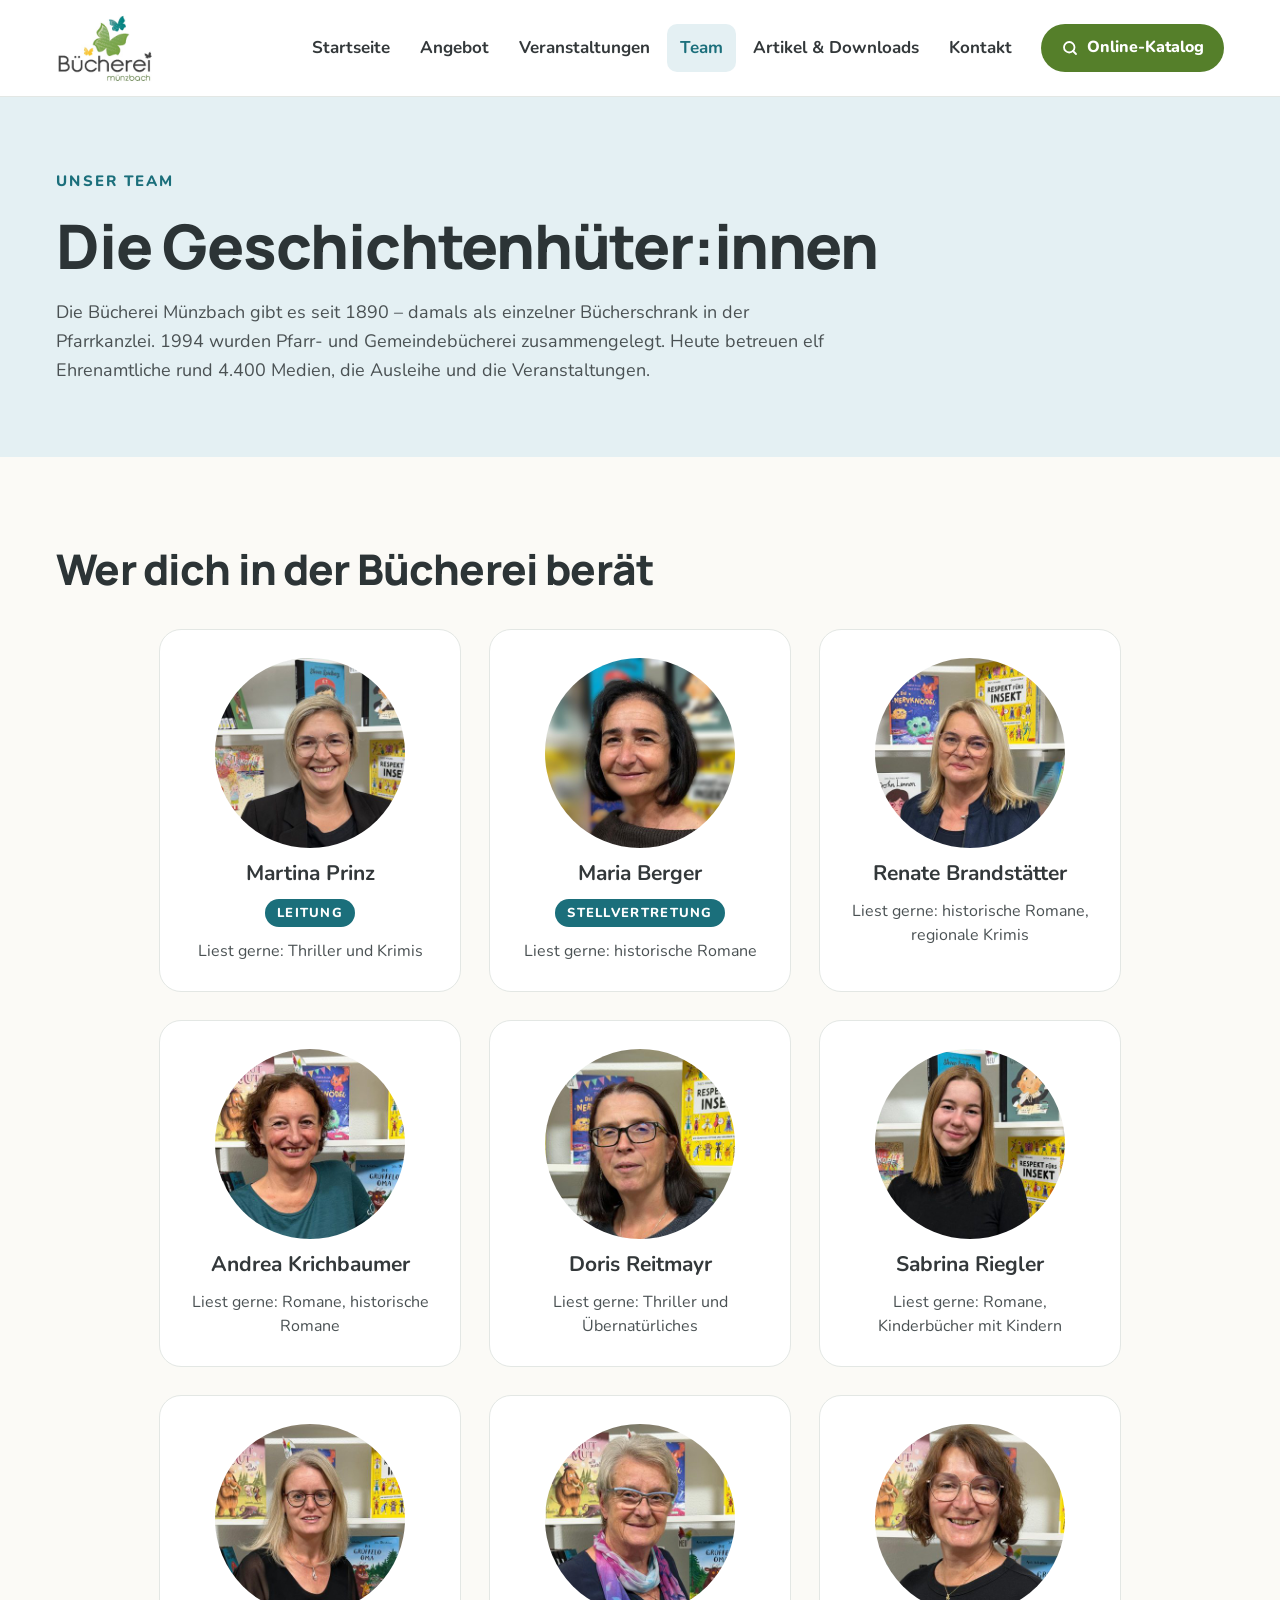
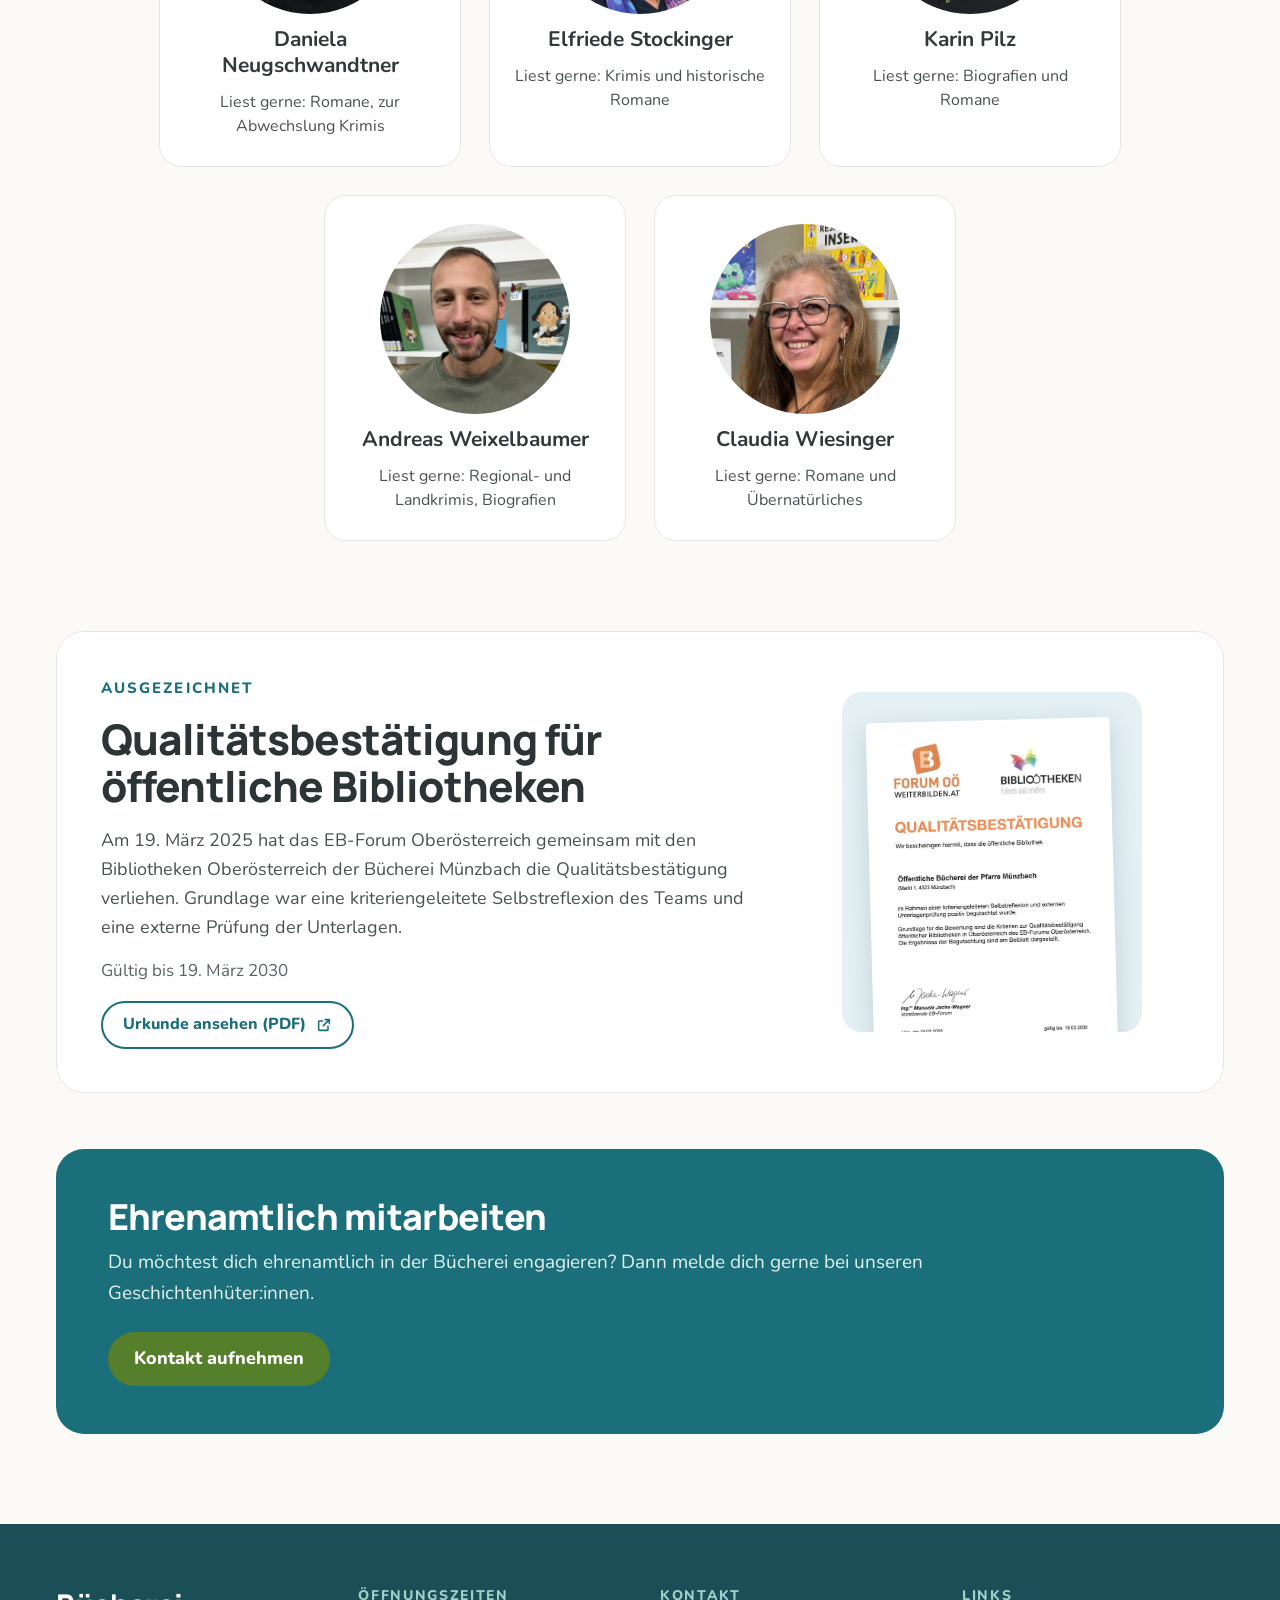
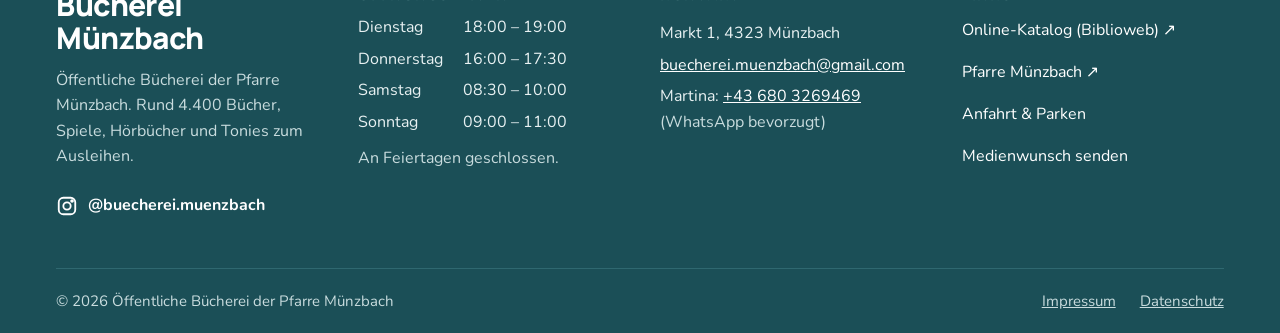
<file: team.html>
<!doctype html>
<html lang="de-AT">
<head>
<meta charset="utf-8">
<meta name="viewport" content="width=device-width, initial-scale=1">
<title>Team – Bücherei Münzbach</title>
<meta name="description" content="Das ehrenamtliche Team der Bücherei Münzbach – die Geschichtenhüter:innen rund um Leiterin Martina Prinz.">
<link rel="canonical" href="https://www.buecherei-muenzbach.at/team">
<meta property="og:type" content="website">
<meta property="og:title" content="Team – Bücherei Münzbach">
<meta property="og:description" content="Das ehrenamtliche Team der Bücherei Münzbach – die Geschichtenhüter:innen rund um Leiterin Martina Prinz.">
<meta property="og:image" content="https://www.buecherei-muenzbach.at/images/buecherei/neuheitenregal.jpg">
<meta property="og:locale" content="de_AT">
<meta name="theme-color" content="#1b6f7b">
<link rel="icon" href="/favicon.png" type="image/png">
<link rel="apple-touch-icon" href="/apple-touch-icon.png">
<link rel="preload" href="/assets/fonts/manrope-latin-wght-normal.woff2" as="font" type="font/woff2" crossorigin>
<link rel="preload" href="/assets/fonts/nunito-latin-wght-normal.woff2" as="font" type="font/woff2" crossorigin>
<link rel="stylesheet" href="/assets/css/style.css?v=8d9980ff">
</head>
<body>
<a class="skip" href="#inhalt">Zum Inhalt springen</a>
<header class="site-header">
<div class="wrap">
<a class="brand" href="/" aria-label="Bücherei Münzbach – zur Startseite"><img src="/assets/img/logo-buecherei.png" alt="Bücherei Münzbach" width="252" height="186"></a>
<button class="menu-btn" type="button" aria-expanded="false" aria-controls="hauptnavigation" aria-label="Menü öffnen"><svg width="26" height="26" viewBox="0 0 24 24" fill="none" stroke="currentColor" stroke-width="2.4" stroke-linecap="round" aria-hidden="true"><path d="M4 7h16M4 12h16M4 17h16"/></svg></button>
<nav class="nav" id="hauptnavigation" aria-label="Hauptnavigation">
<a href="/">Startseite</a>
<a href="/angebot">Angebot</a>
<a href="/veranstaltungen">Veranstaltungen</a>
<a href="/team" aria-current="page">Team</a>
<a href="/artikel">Artikel &amp; Downloads</a>
<a href="/kontakt">Kontakt</a>
<a class="nav-cta" href="https://www.biblioweb.at/muenzbach" target="_blank" rel="noopener"><svg width="18" height="18" viewBox="0 0 24 24" fill="none" stroke="currentColor" stroke-width="2.4" stroke-linecap="round" aria-hidden="true"><circle cx="11" cy="11" r="7"/><path d="M20 20l-4-4"/></svg>Online-Katalog<span class="skip-sr" style="position:absolute;width:1px;height:1px;overflow:hidden;clip:rect(0 0 0 0)"> (öffnet in neuem Tab)</span></a>
</nav>
</div>
</header>
<main id="inhalt">
<section class="page-hero"><div class="wrap single"><div class="stack"><span class="eyebrow">Unser Team</span><h1>Die Geschichtenhüter:innen</h1>
<p class="lead">Die Bücherei Münzbach gibt es seit 1890 – damals als einzelner Bücherschrank in der Pfarrkanzlei. 1994 wurden Pfarr- und Gemeindebücherei zusammengelegt. Heute betreuen elf Ehrenamtliche rund 4.400 Medien, die Ausleihe und die Veranstaltungen.</p></div></div></section>
<div class="wrap">
<section class="section" aria-labelledby="h-wer">
<div class="section-head"><h2 id="h-wer">Wer dich in der Bücherei berät</h2></div>
<div class="team-grid">
<div class="card member"><img src="/images/team/martina-prinz-400.jpg?v=f99ea065" srcset="/images/team/martina-prinz-400.jpg?v=f99ea065 400w, /images/team/martina-prinz.jpg?v=6879c2a8 800w" sizes="190px" alt="Porträt von Martina Prinz" width="400" height="400" loading="lazy" decoding="async"><strong>Martina Prinz</strong><span class="role">Leitung</span><span class="reads">Liest gerne: Thriller und Krimis</span></div>
<div class="card member"><img src="/images/team/maria-berger-400.jpg?v=38b82cd0" srcset="/images/team/maria-berger-400.jpg?v=38b82cd0 400w, /images/team/maria-berger.jpg?v=62f901ae 800w" sizes="190px" alt="Porträt von Maria Berger" width="400" height="400" loading="lazy" decoding="async"><strong>Maria Berger</strong><span class="role">Stellvertretung</span><span class="reads">Liest gerne: historische Romane</span></div>
<div class="card member"><img src="/images/team/renate-brandstaetter-400.jpg?v=ee1a1c5f" srcset="/images/team/renate-brandstaetter-400.jpg?v=ee1a1c5f 400w, /images/team/renate-brandstaetter.jpg?v=fcdf2f41 800w" sizes="190px" alt="Porträt von Renate Brandstätter" width="400" height="400" loading="lazy" decoding="async"><strong>Renate Brandstätter</strong><span class="reads">Liest gerne: historische Romane, regionale Krimis</span></div>
<div class="card member"><img src="/images/team/andrea-krichbaumer-400.jpg?v=2021fcb1" srcset="/images/team/andrea-krichbaumer-400.jpg?v=2021fcb1 400w, /images/team/andrea-krichbaumer.jpg?v=9e6d3aae 800w" sizes="190px" alt="Porträt von Andrea Krichbaumer" width="400" height="400" loading="lazy" decoding="async"><strong>Andrea Krichbaumer</strong><span class="reads">Liest gerne: Romane, historische Romane</span></div>
<div class="card member"><img src="/images/team/doris-reitmayr-400.jpg?v=9e8fe6b7" srcset="/images/team/doris-reitmayr-400.jpg?v=9e8fe6b7 400w, /images/team/doris-reitmayr.jpg?v=0e2ec3c7 800w" sizes="190px" alt="Porträt von Doris Reitmayr" width="400" height="400" loading="lazy" decoding="async"><strong>Doris Reitmayr</strong><span class="reads">Liest gerne: Thriller und Übernatürliches</span></div>
<div class="card member"><img src="/images/team/sabrina-riegler-400.jpg?v=b3985982" srcset="/images/team/sabrina-riegler-400.jpg?v=b3985982 400w, /images/team/sabrina-riegler.jpg?v=04c0032a 800w" sizes="190px" alt="Porträt von Sabrina Riegler" width="400" height="400" loading="lazy" decoding="async"><strong>Sabrina Riegler</strong><span class="reads">Liest gerne: Romane, Kinderbücher mit Kindern</span></div>
<div class="card member"><img src="/images/team/daniela-neugschwandtner-400.jpg?v=be352428" srcset="/images/team/daniela-neugschwandtner-400.jpg?v=be352428 400w, /images/team/daniela-neugschwandtner.jpg?v=171c1ec5 800w" sizes="190px" alt="Porträt von Daniela Neugschwandtner" width="400" height="400" loading="lazy" decoding="async"><strong>Daniela Neugschwandtner</strong><span class="reads">Liest gerne: Romane, zur Abwechslung Krimis</span></div>
<div class="card member"><img src="/images/team/elfriede-stockinger-400.jpg?v=25ccd7ae" srcset="/images/team/elfriede-stockinger-400.jpg?v=25ccd7ae 400w, /images/team/elfriede-stockinger.jpg?v=1ec37cf8 800w" sizes="190px" alt="Porträt von Elfriede Stockinger" width="400" height="400" loading="lazy" decoding="async"><strong>Elfriede Stockinger</strong><span class="reads">Liest gerne: Krimis und historische Romane</span></div>
<div class="card member"><img src="/images/team/karin-pilz-400.jpg?v=f1055007" srcset="/images/team/karin-pilz-400.jpg?v=f1055007 400w, /images/team/karin-pilz.jpg?v=0a12908b 800w" sizes="190px" alt="Porträt von Karin Pilz" width="400" height="400" loading="lazy" decoding="async"><strong>Karin Pilz</strong><span class="reads">Liest gerne: Biografien und Romane</span></div>
<div class="card member"><img src="/images/team/andreas-weixelbaumer-400.jpg?v=e6f1a653" srcset="/images/team/andreas-weixelbaumer-400.jpg?v=e6f1a653 400w, /images/team/andreas-weixelbaumer.jpg?v=128c292b 800w" sizes="190px" alt="Porträt von Andreas Weixelbaumer" width="400" height="400" loading="lazy" decoding="async"><strong>Andreas Weixelbaumer</strong><span class="reads">Liest gerne: Regional- und Landkrimis, Biografien</span></div>
<div class="card member"><img src="/images/team/claudia-wiesinger-400.jpg?v=0b9fb73d" srcset="/images/team/claudia-wiesinger-400.jpg?v=0b9fb73d 400w, /images/team/claudia-wiesinger.jpg?v=859f3e42 800w" sizes="190px" alt="Porträt von Claudia Wiesinger" width="400" height="400" loading="lazy" decoding="async"><strong>Claudia Wiesinger</strong><span class="reads">Liest gerne: Romane und Übernatürliches</span></div>
</div>
</section>
<section class="section" aria-labelledby="h-quali">
<div class="card quali">
<div class="stack" style="gap:16px"><span class="eyebrow">Ausgezeichnet</span><h2 id="h-quali">Qualitäts&shy;bestätigung für öffentliche Bibliotheken</h2>
<p class="lead">Am 19. März 2025 hat das EB-Forum Oberösterreich gemeinsam mit den Bibliotheken Oberösterreich der Bücherei Münzbach die Qualitätsbestätigung verliehen. Grundlage war eine kriteriengeleitete Selbstreflexion des Teams und eine externe Prüfung der Unterlagen.</p>
<p class="muted" style="font-size:17px">Gültig bis 19. März 2030</p>
<div class="btns"><a class="btn2 btn-sm" href="/downloads/qualitaetsbestaetigung-2025.pdf" target="_blank" rel="noopener">Urkunde ansehen (PDF)<svg class="ext" viewBox="0 0 24 24" fill="none" stroke="currentColor" stroke-width="2.4" stroke-linecap="round" stroke-linejoin="round" aria-hidden="true"><path d="M14 4h6v6M20 4l-9 9M18 14v5a1 1 0 0 1-1 1H5a1 1 0 0 1-1-1V7a1 1 0 0 1 1-1h5"/></svg><span class="skip-sr" style="position:absolute;width:1px;height:1px;overflow:hidden;clip:rect(0 0 0 0)"> (öffnet in neuem Tab)</span></a></div></div>
<a class="quali-doc" href="/downloads/qualitaetsbestaetigung-2025.pdf" target="_blank" rel="noopener" aria-label="Urkunde der Qualitätsbestätigung als PDF öffnen"><img src="/images/urkunde-qualitaetsbestaetigung.jpg" alt="Urkunde: Qualitätsbestätigung für die Öffentliche Bücherei der Pfarre Münzbach, ausgestellt in Linz am 19. März 2025" width="640" height="905" loading="lazy"></a>
</div>
</section>
<section class="cta"><div><h2>Ehrenamtlich mitarbeiten</h2><p>Du möchtest dich ehrenamtlich in der Bücherei engagieren? Dann melde dich gerne bei unseren Geschichtenhüter:innen.</p></div><a class="btn" href="/kontakt">Kontakt aufnehmen</a></section>
<div style="height:clamp(56px,7vw,96px)"></div>
</div>
</main>
<footer class="site-footer">
<div class="wrap">
<div class="cols">
<div class="stack">
<span class="name">Bücherei Münzbach</span>
<p class="soft">Öffentliche Bücherei der Pfarre Münzbach. Rund 4.400 Bücher, Spiele, Hörbücher und Tonies zum Ausleihen.</p>
<a href="https://www.instagram.com/buecherei.muenzbach/" target="_blank" rel="noopener" style="display:inline-flex;align-items:center;gap:10px;font-weight:700;text-decoration:none;min-height:44px"><svg width="22" height="22" viewBox="0 0 24 24" fill="none" stroke="currentColor" stroke-width="2" aria-hidden="true"><rect x="3" y="3" width="18" height="18" rx="5"/><circle cx="12" cy="12" r="4"/><circle cx="17.5" cy="6.5" r="1" fill="currentColor"/></svg>@buecherei.muenzbach<span class="skip-sr" style="position:absolute;width:1px;height:1px;overflow:hidden;clip:rect(0 0 0 0)"> (öffnet in neuem Tab)</span></a>
</div>
<div>
<h2>Öffnungszeiten</h2>
<dl class="f-hours"><dt>Dienstag</dt><dd>18:00 – 19:00</dd><dt>Donnerstag</dt><dd>16:00 – 17:30</dd><dt>Samstag</dt><dd>08:30 – 10:00</dd><dt>Sonntag</dt><dd>09:00 – 11:00</dd></dl>
<p class="soft" style="margin-top:10px">An Feiertagen geschlossen.</p>
</div>
<div class="stack" style="gap:6px">
<h2>Kontakt</h2>
<span>Markt 1, 4323 Münzbach</span>
<a href="mailto:buecherei.muenzbach@gmail.com">buecherei.muenzbach@gmail.com</a>
<span>Martina: <a href="tel:+436803269469">+43 680 3269469</a><br><span class="soft">(WhatsApp bevorzugt)</span></span>
</div>
<div>
<h2>Links</h2>
<div class="links">
<a href="https://www.biblioweb.at/muenzbach" target="_blank" rel="noopener">Online-Katalog (Biblioweb) ↗<span class="skip-sr" style="position:absolute;width:1px;height:1px;overflow:hidden;clip:rect(0 0 0 0)"> (öffnet in neuem Tab)</span></a>
<a href="https://www.dioezese-linz.at/pfarre/4240" target="_blank" rel="noopener">Pfarre Münzbach ↗<span class="skip-sr" style="position:absolute;width:1px;height:1px;overflow:hidden;clip:rect(0 0 0 0)"> (öffnet in neuem Tab)</span></a>
<a href="/kontakt#anfahrt">Anfahrt &amp; Parken</a>
<a href="/kontakt">Medienwunsch senden</a>
</div>
</div>
</div>
<div class="bottom">
<span>© 2026 Öffentliche Bücherei der Pfarre Münzbach</span>
<nav aria-label="Rechtliches"><a href="/impressum">Impressum</a><a href="/datenschutz">Datenschutz</a></nav>
</div>
</div>
</footer>
<script src="/assets/js/main.js?v=b208edb5" defer></script>
</body>
</html>
</file>
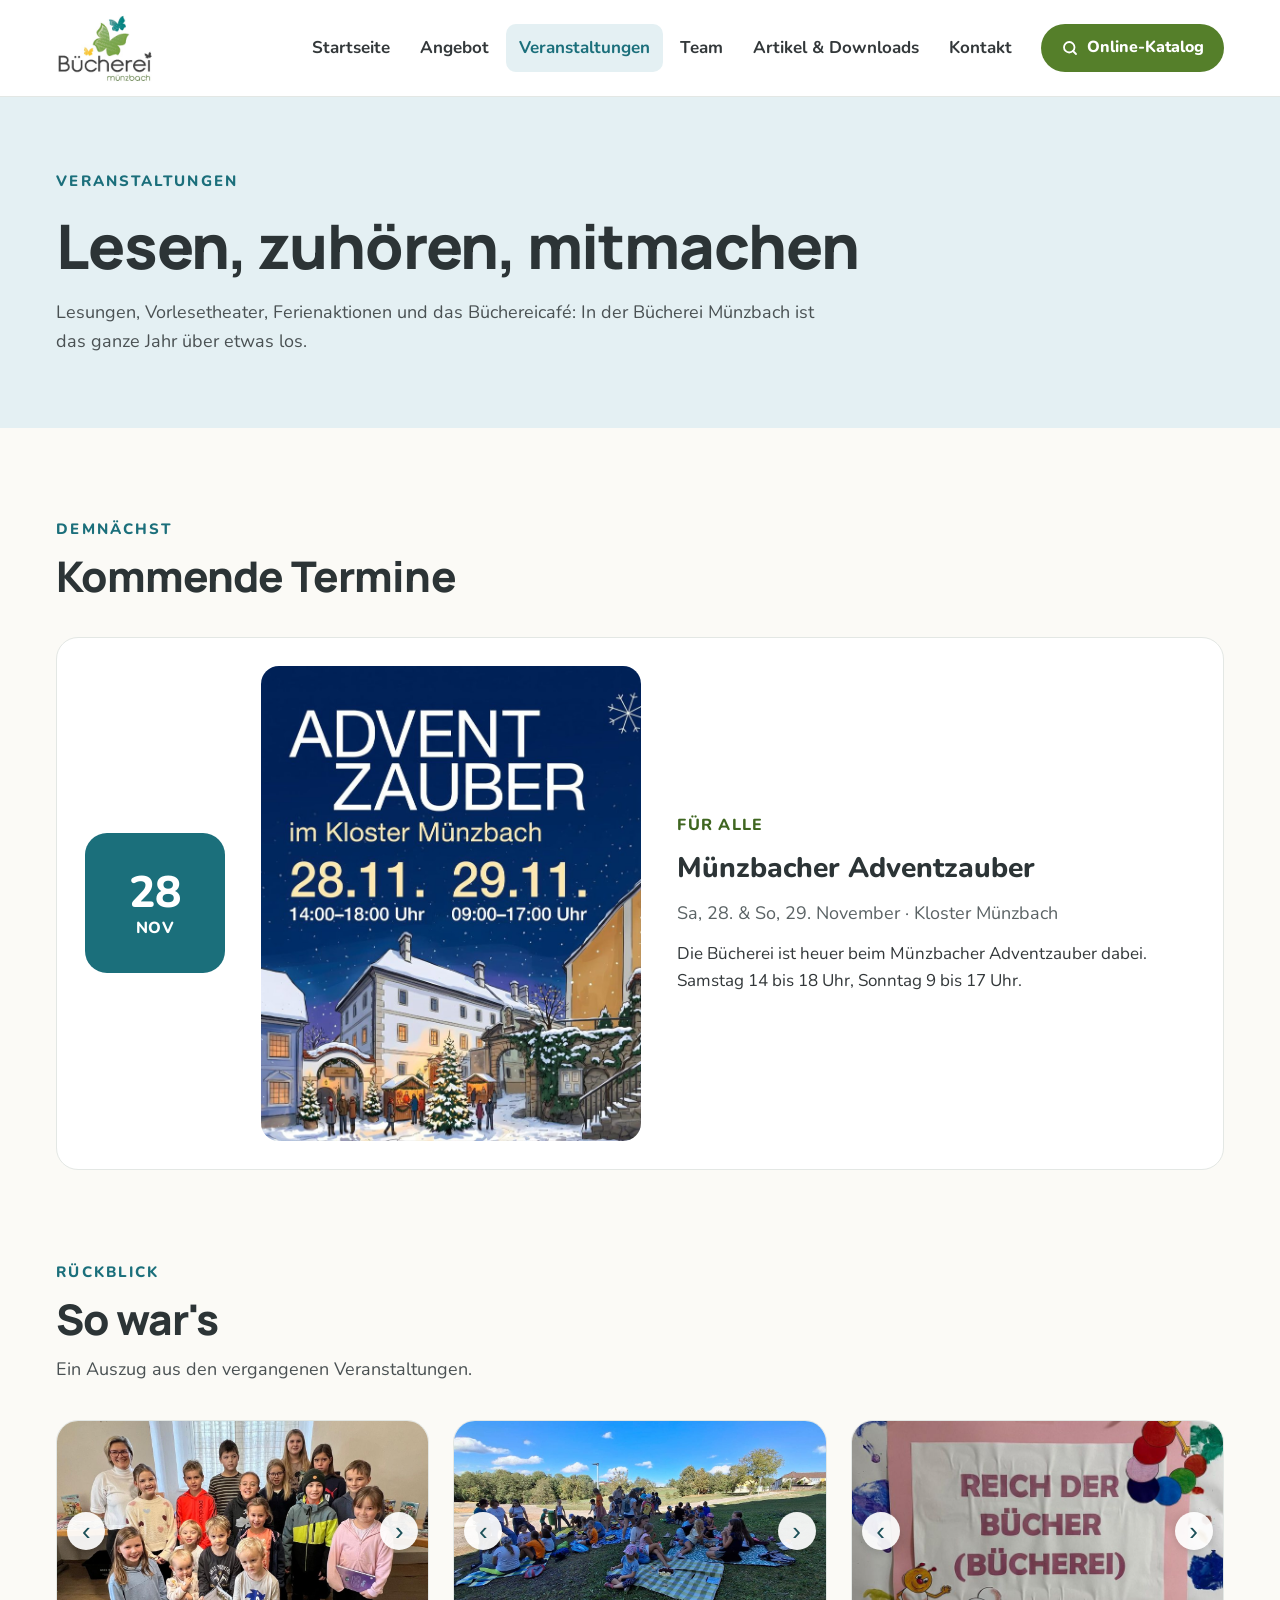
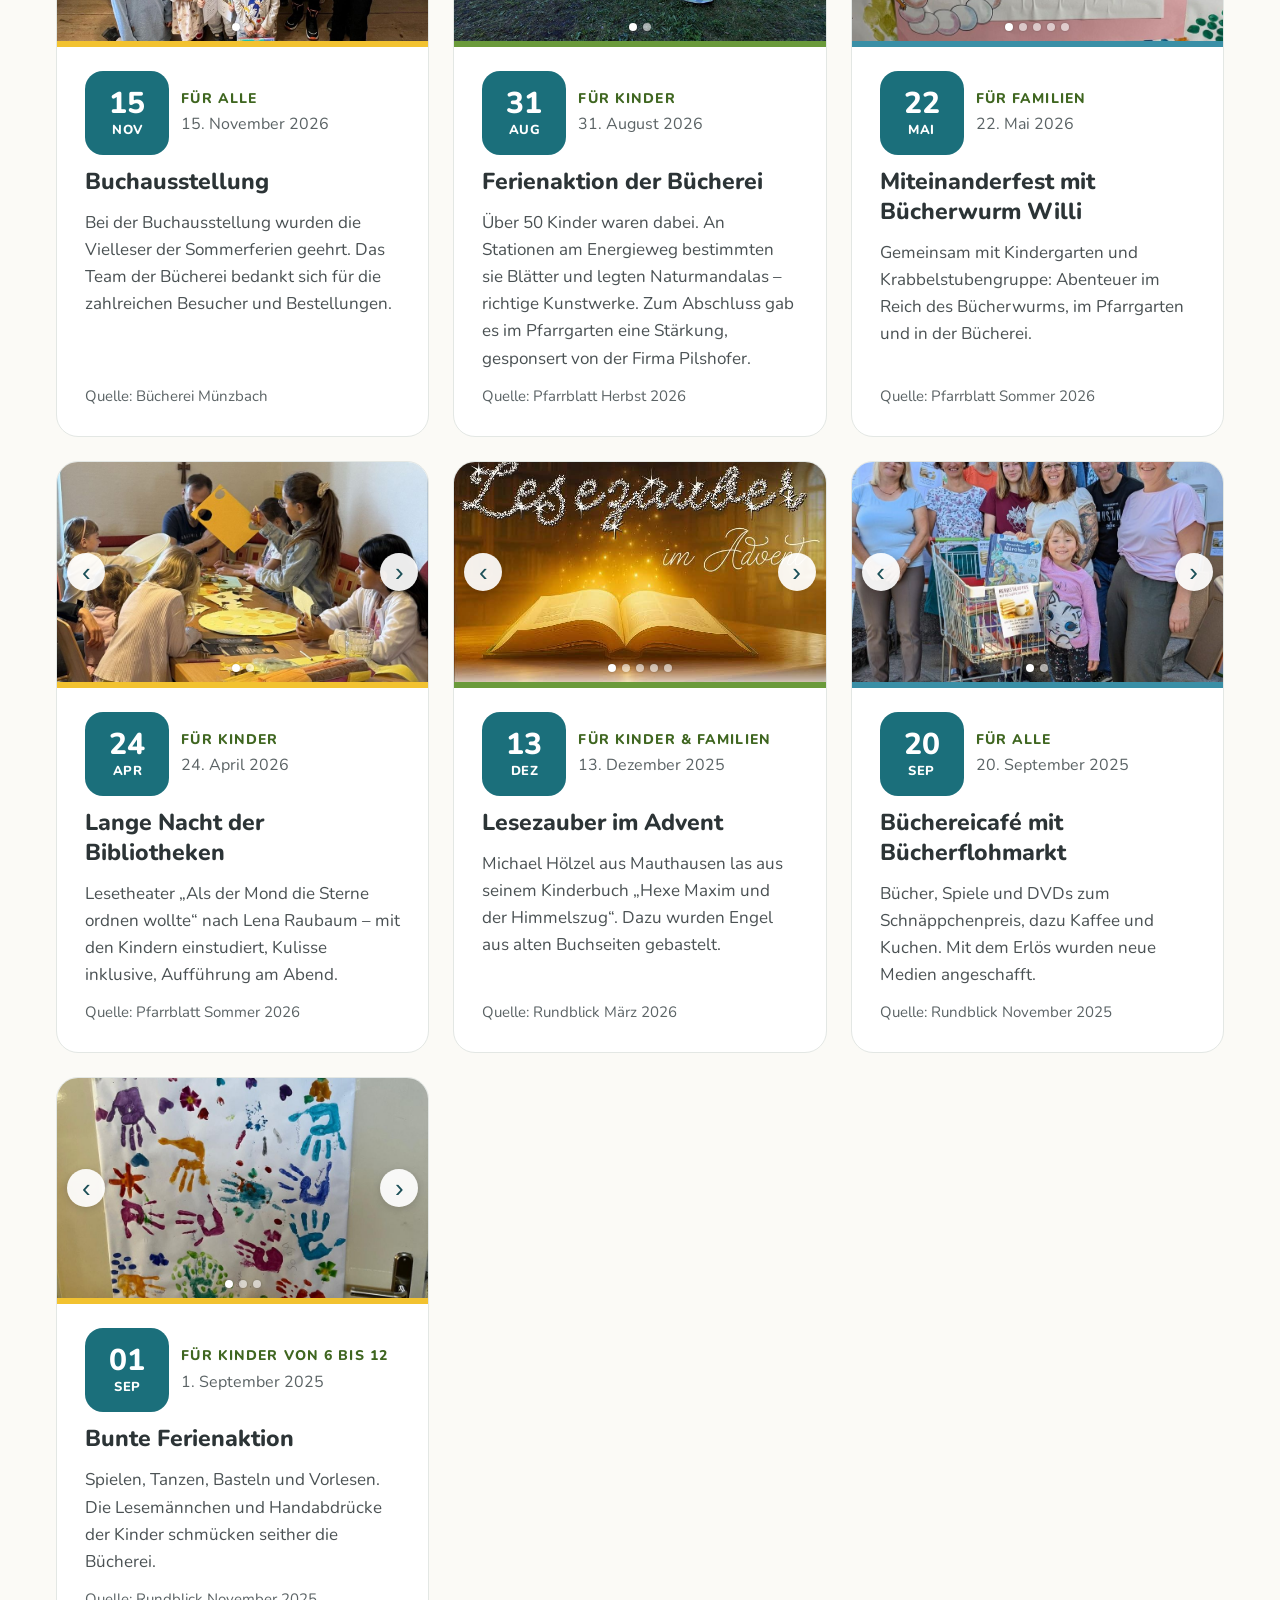
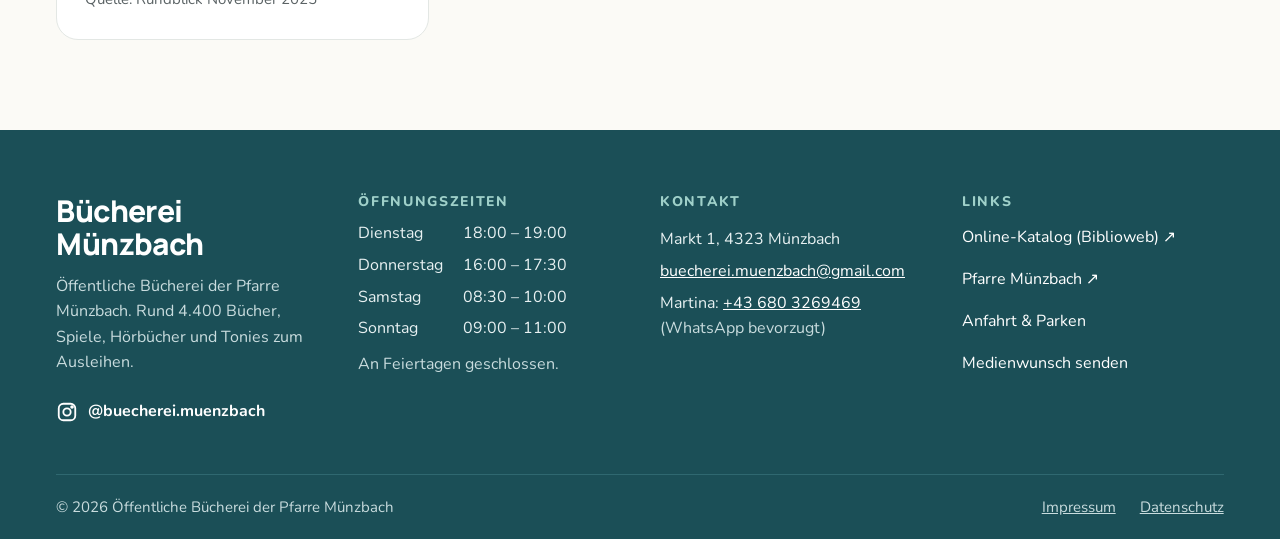
<file: veranstaltungen.html>
<!doctype html>
<html lang="de-AT">
<head>
<meta charset="utf-8">
<meta name="viewport" content="width=device-width, initial-scale=1">
<title>Veranstaltungen – Bücherei Münzbach</title>
<meta name="description" content="Lesungen, Lange Nacht der Bibliotheken, Ferienaktion und Büchereicafé: Veranstaltungen der Bücherei Münzbach.">
<link rel="canonical" href="https://www.buecherei-muenzbach.at/veranstaltungen">
<meta property="og:type" content="website">
<meta property="og:title" content="Veranstaltungen – Bücherei Münzbach">
<meta property="og:description" content="Lesungen, Lange Nacht der Bibliotheken, Ferienaktion und Büchereicafé: Veranstaltungen der Bücherei Münzbach.">
<meta property="og:image" content="https://www.buecherei-muenzbach.at/images/buecherei/neuheitenregal.jpg">
<meta property="og:locale" content="de_AT">
<meta name="theme-color" content="#1b6f7b">
<link rel="icon" href="/favicon.png" type="image/png">
<link rel="apple-touch-icon" href="/apple-touch-icon.png">
<link rel="preload" href="/assets/fonts/manrope-latin-wght-normal.woff2" as="font" type="font/woff2" crossorigin>
<link rel="preload" href="/assets/fonts/nunito-latin-wght-normal.woff2" as="font" type="font/woff2" crossorigin>
<link rel="stylesheet" href="/assets/css/style.css?v=8d9980ff">
<script type="application/ld+json">{"@context": "https://schema.org", "@type": "Event", "name": "Münzbacher Adventzauber", "description": "Die Bücherei ist heuer beim Münzbacher Adventzauber dabei. Samstag 14 bis 18 Uhr, Sonntag 9 bis 17 Uhr.", "startDate": "2026-11-28T14:00:00+01:00", "endDate": "2026-11-29T17:00:00+01:00", "eventStatus": "https://schema.org/EventScheduled", "eventAttendanceMode": "https://schema.org/OfflineEventAttendanceMode", "location": {"@type": "Place", "name": "Kloster Münzbach", "address": {"@type": "PostalAddress", "addressLocality": "Münzbach", "postalCode": "4323", "addressCountry": "AT"}}, "isAccessibleForFree": true, "inLanguage": "de-AT", "performer": {"@type": "Organization", "name": "Öffentliche Bücherei der Pfarre Münzbach", "url": "https://www.buecherei-muenzbach.at/"}, "image": "https://www.buecherei-muenzbach.at/images/veranstaltungen/adventzauber-2026.jpg"}</script>
</head>
<body>
<a class="skip" href="#inhalt">Zum Inhalt springen</a>
<header class="site-header">
<div class="wrap">
<a class="brand" href="/" aria-label="Bücherei Münzbach – zur Startseite"><img src="/assets/img/logo-buecherei.png" alt="Bücherei Münzbach" width="252" height="186"></a>
<button class="menu-btn" type="button" aria-expanded="false" aria-controls="hauptnavigation" aria-label="Menü öffnen"><svg width="26" height="26" viewBox="0 0 24 24" fill="none" stroke="currentColor" stroke-width="2.4" stroke-linecap="round" aria-hidden="true"><path d="M4 7h16M4 12h16M4 17h16"/></svg></button>
<nav class="nav" id="hauptnavigation" aria-label="Hauptnavigation">
<a href="/">Startseite</a>
<a href="/angebot">Angebot</a>
<a href="/veranstaltungen" aria-current="page">Veranstaltungen</a>
<a href="/team">Team</a>
<a href="/artikel">Artikel &amp; Downloads</a>
<a href="/kontakt">Kontakt</a>
<a class="nav-cta" href="https://www.biblioweb.at/muenzbach" target="_blank" rel="noopener"><svg width="18" height="18" viewBox="0 0 24 24" fill="none" stroke="currentColor" stroke-width="2.4" stroke-linecap="round" aria-hidden="true"><circle cx="11" cy="11" r="7"/><path d="M20 20l-4-4"/></svg>Online-Katalog<span class="skip-sr" style="position:absolute;width:1px;height:1px;overflow:hidden;clip:rect(0 0 0 0)"> (öffnet in neuem Tab)</span></a>
</nav>
</div>
</header>
<main id="inhalt">
<section class="page-hero"><div class="wrap single"><div class="stack"><span class="eyebrow">Veranstaltungen</span><h1>Lesen, zuhören, mitmachen</h1><p class="lead">Lesungen, Vorlesetheater, Ferienaktionen und das Büchereicafé: In der Bücherei Münzbach ist das ganze Jahr über etwas los.</p></div></div></section>
<div class="wrap">
<section class="section" aria-labelledby="h-demn">
<div class="section-head"><div class="stack"><span class="eyebrow">Demnächst</span><h2 id="h-demn">Kommende Termine</h2></div></div>
<div class="up-list">
<article class="card up">
<span class="date date-lg"><b>28</b><small>Nov</small></span>
<img class="ph poster" src="/images/veranstaltungen/adventzauber-2026-800.jpg" alt="Plakat Adventzauber im Kloster Münzbach, 28. November 14 bis 18 Uhr und 29. November 9 bis 17 Uhr" loading="lazy" decoding="async" style="object-fit:cover;padding:0;border:0;width:100%">
<div class="stack" style="gap:12px"><span class="tag">Für alle</span><h3>Münzbacher Adventzauber</h3><span class="muted">Sa, 28. & So, 29. November · Kloster Münzbach</span><p>Die Bücherei ist heuer beim Münzbacher Adventzauber dabei. Samstag 14 bis 18 Uhr, Sonntag 9 bis 17 Uhr.</p></div>
</article>
</div>
</section>
<section class="section" id="rueckblick" aria-labelledby="h-rueck">
<div class="section-head"><div class="stack"><span class="eyebrow">Rückblick</span><h2 id="h-rueck">So war's</h2><p class="lead">Ein Auszug aus den vergangenen Veranstaltungen.</p></div></div>
<div class="grid g3">
<article class="card past">
<div class="slider" data-slider><div class="sl-track" tabindex="0" aria-label="Fotos: Buchausstellung – Enter oder Klick zeigt sie groß"><img src="/images/veranstaltungen/buchausstellung-2026-lesekoenige.jpg" alt="Die geehrten Vielleser der Sommerferien mit ihren Urkunden" loading="lazy" decoding="async"><img src="/images/veranstaltungen/buchausstellung-2026-buechertisch.jpg" alt="Büchertische mit Weihnachtsbüchern, Romanen und Bestsellern" loading="lazy" decoding="async"></div><button type="button" class="sl-btn prev" aria-label="Vorheriges Foto">‹</button><button type="button" class="sl-btn next" aria-label="Nächstes Foto">›</button><div class="sl-dots" aria-hidden="true"><span class="on"></span><span></span></div></div><div class="past-body">
<div class="when"><span class="date" aria-hidden="true"><b>15</b><small>Nov</small></span><div class="stack" style="gap:2px"><span class="tag">Für alle</span><span class="muted" style="font-size:16px">15. November 2026</span></div></div>
<h3>Buchausstellung</h3><p>Bei der Buchausstellung wurden die Vielleser der Sommerferien geehrt. Das Team der Bücherei bedankt sich für die zahlreichen Besucher und Bestellungen.</p><span class="src">Quelle: Bücherei Münzbach</span></div></article>
<article class="card past">
<div class="slider" data-slider><div class="sl-track" tabindex="0" aria-label="Fotos: Ferienaktion der Bücherei – Enter oder Klick zeigt sie groß"><img src="/images/veranstaltungen/ferienaktion-2026-1.jpg" alt="Kinder und Betreuerinnen beim Picknick auf Decken in der Wiese" loading="lazy" decoding="async"><img src="/images/veranstaltungen/ferienaktion-2026-2.jpg" alt="Von Kindern gelegtes Naturbild aus Ästen, Blättern und Früchten am Waldboden" loading="lazy" decoding="async"></div><button type="button" class="sl-btn prev" aria-label="Vorheriges Foto">‹</button><button type="button" class="sl-btn next" aria-label="Nächstes Foto">›</button><div class="sl-dots" aria-hidden="true"><span class="on"></span><span></span></div></div><div class="past-body">
<div class="when"><span class="date" aria-hidden="true"><b>31</b><small>Aug</small></span><div class="stack" style="gap:2px"><span class="tag">Für Kinder</span><span class="muted" style="font-size:16px">31. August 2026</span></div></div>
<h3>Ferienaktion der Bücherei</h3><p>Über 50 Kinder waren dabei. An Stationen am Energieweg bestimmten sie Blätter und legten Naturmandalas – richtige Kunstwerke. Zum Abschluss gab es im Pfarrgarten eine Stärkung, gesponsert von der Firma Pilshofer.</p><span class="src">Quelle: Pfarrblatt Herbst 2026</span></div></article>
<article class="card past">
<div class="slider" data-slider><div class="sl-track" tabindex="0" aria-label="Fotos: Miteinanderfest mit Bücherwurm Willi – Enter oder Klick zeigt sie groß"><img src="/images/buecherei/schild-reich-der-buecher-800.jpg" data-full="/images/buecherei/schild-reich-der-buecher.jpg" alt="Von Kindern gestaltetes Schild „Reich der Bücher“ mit bunten Handabdrücken" loading="lazy" decoding="async"><img src="/images/veranstaltungen/miteinanderfest-2026-lesezelt.jpg" alt="Vorleserin im bunt dekorierten Lesezelt mit Sitzmatte" loading="lazy" decoding="async"><img src="/images/veranstaltungen/miteinanderfest-2026-buecherwurm.jpg" alt="Team der Bücherei schaut durch die Ringe des Bücherwurms Willi aus Holz" loading="lazy" decoding="async"><img src="/images/veranstaltungen/miteinanderfest-2026-pfarrgarten.jpg" alt="Viele Familien beim Miteinanderfest im Pfarrgarten" loading="lazy" decoding="async"><img src="/images/veranstaltungen/miteinanderfest-2026-buecherei.jpg" alt="Eltern und Kinder drängen sich in der Bücherei" loading="lazy" decoding="async"></div><button type="button" class="sl-btn prev" aria-label="Vorheriges Foto">‹</button><button type="button" class="sl-btn next" aria-label="Nächstes Foto">›</button><div class="sl-dots" aria-hidden="true"><span class="on"></span><span></span><span></span><span></span><span></span></div></div><div class="past-body">
<div class="when"><span class="date" aria-hidden="true"><b>22</b><small>Mai</small></span><div class="stack" style="gap:2px"><span class="tag">Für Familien</span><span class="muted" style="font-size:16px">22. Mai 2026</span></div></div>
<h3>Miteinanderfest mit Bücherwurm Willi</h3><p>Gemeinsam mit Kindergarten und Krabbelstubengruppe: Abenteuer im Reich des Bücherwurms, im Pfarrgarten und in der Bücherei.</p><span class="src">Quelle: Pfarrblatt Sommer 2026</span></div></article>
<article class="card past">
<div class="slider" data-slider><div class="sl-track" tabindex="0" aria-label="Fotos: Lange Nacht der Bibliotheken – Enter oder Klick zeigt sie groß"><img src="/images/veranstaltungen/lange-nacht-2026-basteln.jpg" alt="Kinder basteln die Kulisse für das Lesetheater" loading="lazy" decoding="async"><img src="/images/veranstaltungen/lange-nacht-2026-lesetheater.jpg" alt="Kinder führen vor einer Kulisse mit Mond das Lesetheater auf" loading="lazy" decoding="async"></div><button type="button" class="sl-btn prev" aria-label="Vorheriges Foto">‹</button><button type="button" class="sl-btn next" aria-label="Nächstes Foto">›</button><div class="sl-dots" aria-hidden="true"><span class="on"></span><span></span></div></div><div class="past-body">
<div class="when"><span class="date" aria-hidden="true"><b>24</b><small>Apr</small></span><div class="stack" style="gap:2px"><span class="tag">Für Kinder</span><span class="muted" style="font-size:16px">24. April 2026</span></div></div>
<h3>Lange Nacht der Bibliotheken</h3><p>Lesetheater „Als der Mond die Sterne ordnen wollte“ nach Lena Raubaum – mit den Kindern einstudiert, Kulisse inklusive, Aufführung am Abend.</p><span class="src">Quelle: Pfarrblatt Sommer 2026</span></div></article>
<article class="card past">
<div class="slider" data-slider><div class="sl-track" tabindex="0" aria-label="Fotos: Lesezauber im Advent – Enter oder Klick zeigt sie groß"><img src="/images/veranstaltungen/lesezauber-2025.jpg" alt="Plakat „Lesezauber im Advent“ mit aufgeschlagenem Buch" loading="lazy" decoding="async"><img src="/images/veranstaltungen/lesezauber-2025-lesung.jpg" alt="Michael Hölzel liest am Tisch unter einer Leselampe vor" loading="lazy" decoding="async"><img src="/images/veranstaltungen/lesezauber-2025-gruppe.jpg" alt="Michael Hölzel mit seinem Buch und dem Team der Bücherei" loading="lazy" decoding="async"><img src="/images/veranstaltungen/lesezauber-2025-basteln.jpg" alt="Kinder basteln Engel aus alten Buchseiten" loading="lazy" decoding="async"><img src="/images/veranstaltungen/lesezauber-2025-engel.jpg" alt="Fertige Engel aus gefalteten Buchseiten" loading="lazy" decoding="async"></div><button type="button" class="sl-btn prev" aria-label="Vorheriges Foto">‹</button><button type="button" class="sl-btn next" aria-label="Nächstes Foto">›</button><div class="sl-dots" aria-hidden="true"><span class="on"></span><span></span><span></span><span></span><span></span></div></div><div class="past-body">
<div class="when"><span class="date" aria-hidden="true"><b>13</b><small>Dez</small></span><div class="stack" style="gap:2px"><span class="tag">Für Kinder & Familien</span><span class="muted" style="font-size:16px">13. Dezember 2025</span></div></div>
<h3>Lesezauber im Advent</h3><p>Michael Hölzel aus Mauthausen las aus seinem Kinderbuch „Hexe Maxim und der Himmelszug“. Dazu wurden Engel aus alten Buchseiten gebastelt.</p><span class="src">Quelle: Rundblick März 2026</span></div></article>
<article class="card past">
<div class="slider" data-slider><div class="sl-track" tabindex="0" aria-label="Fotos: Büchereicafé mit Bücherflohmarkt – Enter oder Klick zeigt sie groß"><img src="/images/veranstaltungen/flohmarkt-2025-team.jpg" alt="Team der Bücherei mit Kindern und Einkaufswagen voller Bücher vor dem Pfarrhof" loading="lazy" decoding="async"><img src="/images/veranstaltungen/flohmarkt-2025-spiele.jpg" alt="Regal mit Spielen und Ständer mit Zeitschriften" loading="lazy" decoding="async"></div><button type="button" class="sl-btn prev" aria-label="Vorheriges Foto">‹</button><button type="button" class="sl-btn next" aria-label="Nächstes Foto">›</button><div class="sl-dots" aria-hidden="true"><span class="on"></span><span></span></div></div><div class="past-body">
<div class="when"><span class="date" aria-hidden="true"><b>20</b><small>Sep</small></span><div class="stack" style="gap:2px"><span class="tag">Für alle</span><span class="muted" style="font-size:16px">20. September 2025</span></div></div>
<h3>Büchereicafé mit Bücherflohmarkt</h3><p>Bücher, Spiele und DVDs zum Schnäppchenpreis, dazu Kaffee und Kuchen. Mit dem Erlös wurden neue Medien angeschafft.</p><span class="src">Quelle: Rundblick November 2025</span></div></article>
<article class="card past">
<div class="slider" data-slider><div class="sl-track" tabindex="0" aria-label="Fotos: Bunte Ferienaktion – Enter oder Klick zeigt sie groß"><img src="/images/veranstaltungen/ferienaktion-2025-handabdruecke.jpg" alt="Plakat mit bunten Handabdrücken der Kinder an einer Tür" loading="lazy" decoding="async"><img src="/images/veranstaltungen/ferienaktion-2025-lesemaennchen.jpg" alt="Gebastelte Lesemännchen aus Papier auf einem Tisch" loading="lazy" decoding="async"><img src="/images/veranstaltungen/ferienaktion-2025-basteln.jpg" alt="Kinder basteln gemeinsam an langen Tischen" loading="lazy" decoding="async"></div><button type="button" class="sl-btn prev" aria-label="Vorheriges Foto">‹</button><button type="button" class="sl-btn next" aria-label="Nächstes Foto">›</button><div class="sl-dots" aria-hidden="true"><span class="on"></span><span></span><span></span></div></div><div class="past-body">
<div class="when"><span class="date" aria-hidden="true"><b>01</b><small>Sep</small></span><div class="stack" style="gap:2px"><span class="tag">Für Kinder von 6 bis 12</span><span class="muted" style="font-size:16px">1. September 2025</span></div></div>
<h3>Bunte Ferienaktion</h3><p>Spielen, Tanzen, Basteln und Vorlesen. Die Lesemännchen und Handabdrücke der Kinder schmücken seither die Bücherei.</p><span class="src">Quelle: Rundblick November 2025</span></div></article>
</div>
</section>
<div style="height:clamp(56px,7vw,96px)"></div>
</div>
</main>
<footer class="site-footer">
<div class="wrap">
<div class="cols">
<div class="stack">
<span class="name">Bücherei Münzbach</span>
<p class="soft">Öffentliche Bücherei der Pfarre Münzbach. Rund 4.400 Bücher, Spiele, Hörbücher und Tonies zum Ausleihen.</p>
<a href="https://www.instagram.com/buecherei.muenzbach/" target="_blank" rel="noopener" style="display:inline-flex;align-items:center;gap:10px;font-weight:700;text-decoration:none;min-height:44px"><svg width="22" height="22" viewBox="0 0 24 24" fill="none" stroke="currentColor" stroke-width="2" aria-hidden="true"><rect x="3" y="3" width="18" height="18" rx="5"/><circle cx="12" cy="12" r="4"/><circle cx="17.5" cy="6.5" r="1" fill="currentColor"/></svg>@buecherei.muenzbach<span class="skip-sr" style="position:absolute;width:1px;height:1px;overflow:hidden;clip:rect(0 0 0 0)"> (öffnet in neuem Tab)</span></a>
</div>
<div>
<h2>Öffnungszeiten</h2>
<dl class="f-hours"><dt>Dienstag</dt><dd>18:00 – 19:00</dd><dt>Donnerstag</dt><dd>16:00 – 17:30</dd><dt>Samstag</dt><dd>08:30 – 10:00</dd><dt>Sonntag</dt><dd>09:00 – 11:00</dd></dl>
<p class="soft" style="margin-top:10px">An Feiertagen geschlossen.</p>
</div>
<div class="stack" style="gap:6px">
<h2>Kontakt</h2>
<span>Markt 1, 4323 Münzbach</span>
<a href="mailto:buecherei.muenzbach@gmail.com">buecherei.muenzbach@gmail.com</a>
<span>Martina: <a href="tel:+436803269469">+43 680 3269469</a><br><span class="soft">(WhatsApp bevorzugt)</span></span>
</div>
<div>
<h2>Links</h2>
<div class="links">
<a href="https://www.biblioweb.at/muenzbach" target="_blank" rel="noopener">Online-Katalog (Biblioweb) ↗<span class="skip-sr" style="position:absolute;width:1px;height:1px;overflow:hidden;clip:rect(0 0 0 0)"> (öffnet in neuem Tab)</span></a>
<a href="https://www.dioezese-linz.at/pfarre/4240" target="_blank" rel="noopener">Pfarre Münzbach ↗<span class="skip-sr" style="position:absolute;width:1px;height:1px;overflow:hidden;clip:rect(0 0 0 0)"> (öffnet in neuem Tab)</span></a>
<a href="/kontakt#anfahrt">Anfahrt &amp; Parken</a>
<a href="/kontakt">Medienwunsch senden</a>
</div>
</div>
</div>
<div class="bottom">
<span>© 2026 Öffentliche Bücherei der Pfarre Münzbach</span>
<nav aria-label="Rechtliches"><a href="/impressum">Impressum</a><a href="/datenschutz">Datenschutz</a></nav>
</div>
</div>
</footer>
<script src="/assets/js/main.js?v=b208edb5" defer></script>
</body>
</html>
</file>
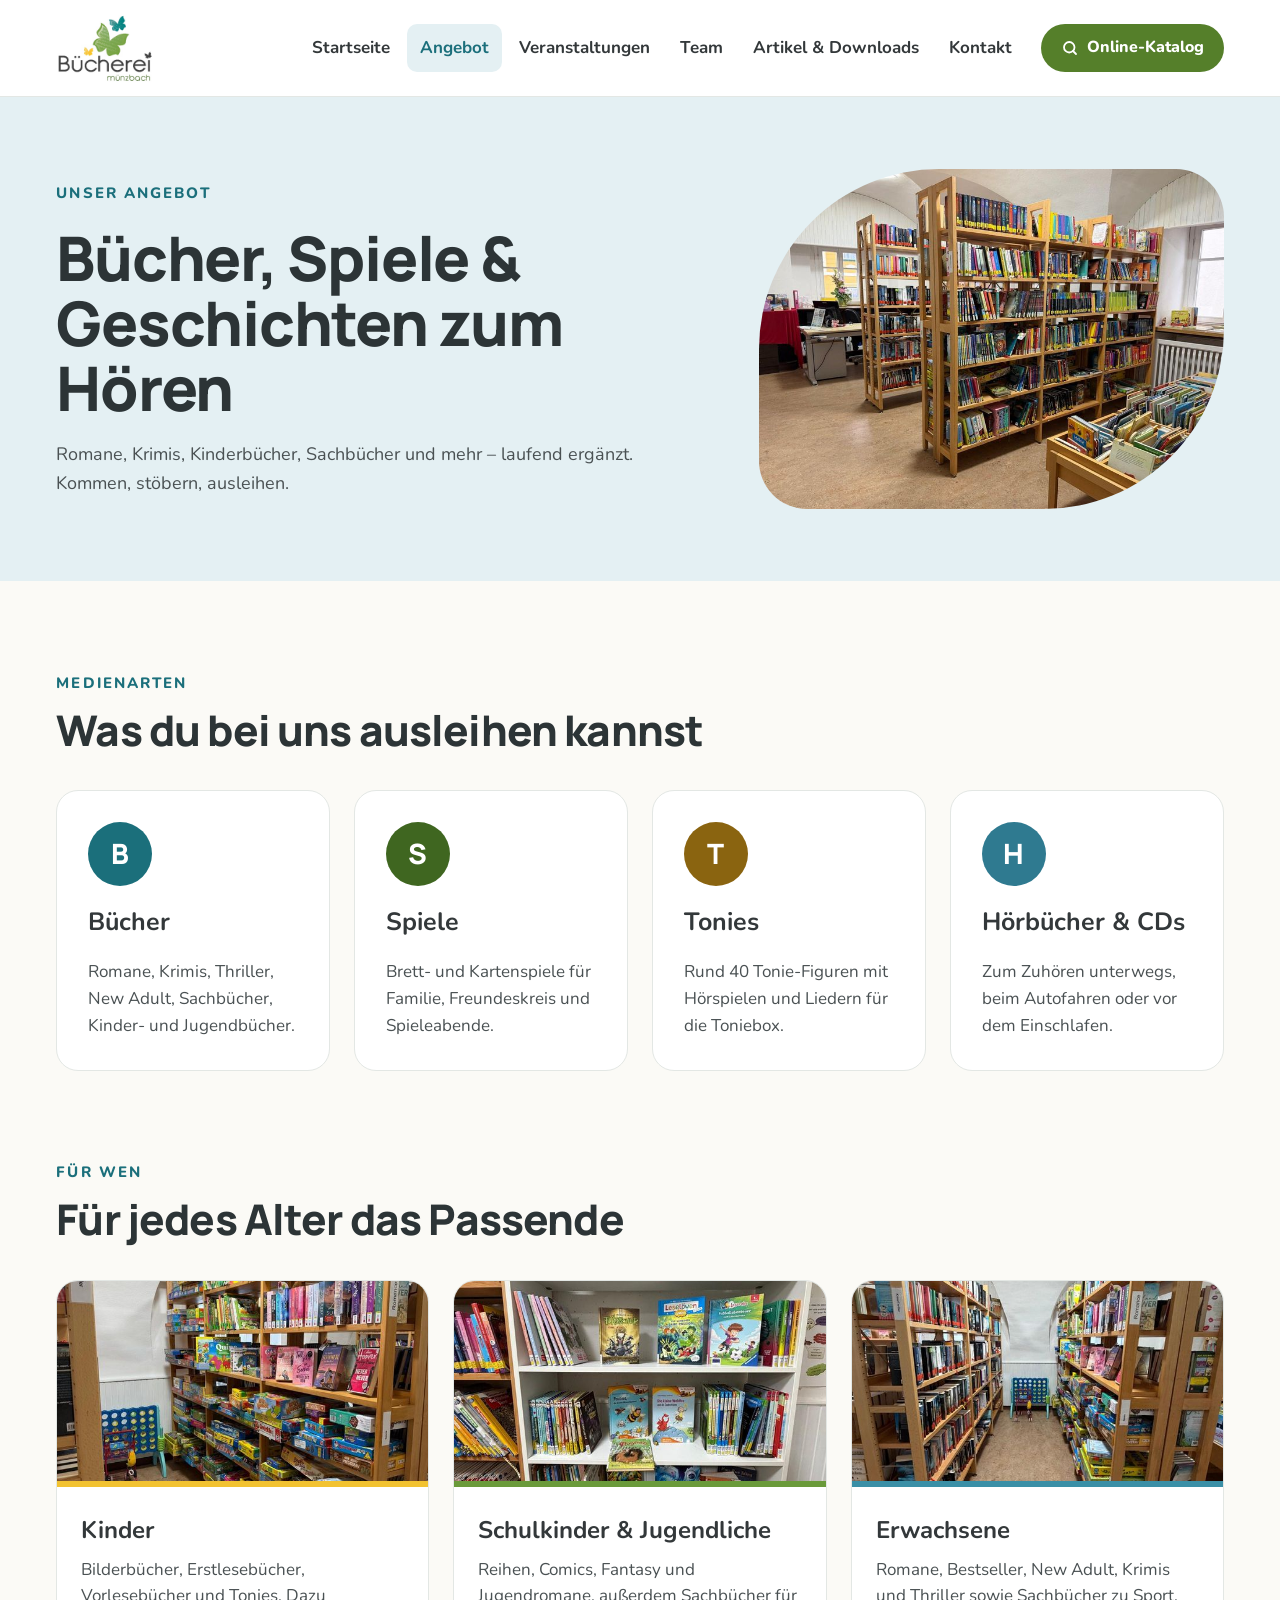
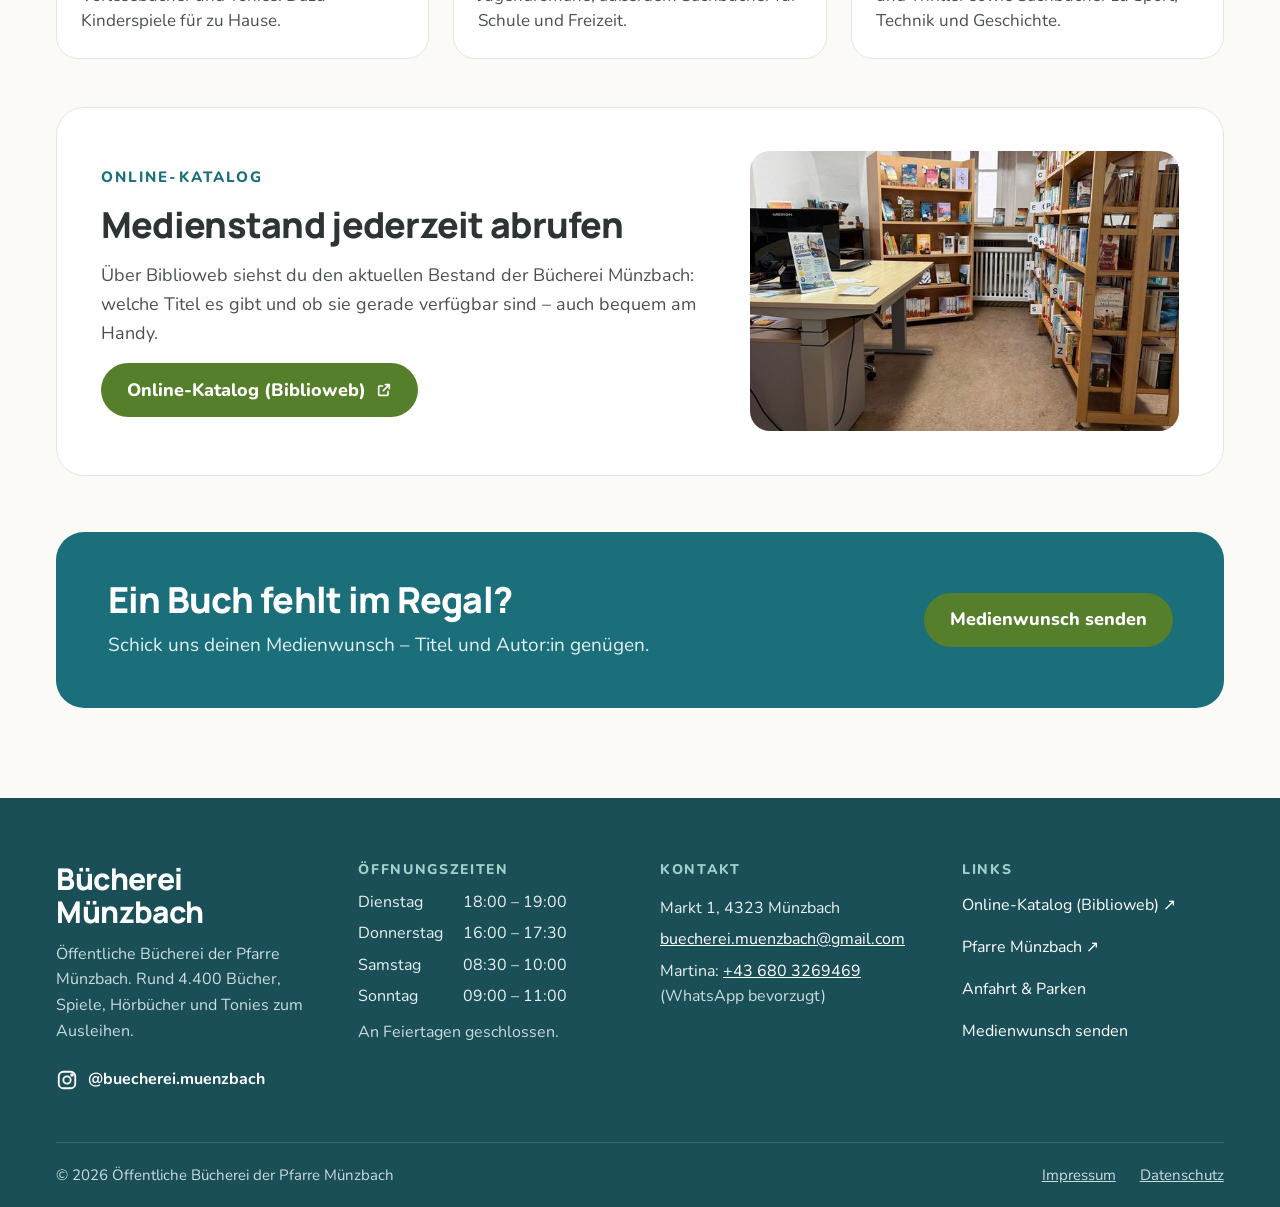
<file: buecherei-aenderungen_2/angebot.html>
<!doctype html>
<html lang="de-AT">
<head>
<meta charset="utf-8">
<meta name="viewport" content="width=device-width, initial-scale=1">
<title>Angebot – Bücherei Münzbach</title>
<meta name="description" content="Bücher, Spiele, Tonies, Hörbücher und CDs zum Ausleihen in der Bücherei Münzbach – für Kinder, Jugendliche und Erwachsene. Mit Online-Katalog.">
<link rel="canonical" href="https://www.buecherei-muenzbach.at/angebot">
<meta property="og:type" content="website">
<meta property="og:title" content="Angebot – Bücherei Münzbach">
<meta property="og:description" content="Bücher, Spiele, Tonies, Hörbücher und CDs zum Ausleihen in der Bücherei Münzbach – für Kinder, Jugendliche und Erwachsene. Mit Online-Katalog.">
<meta property="og:image" content="https://www.buecherei-muenzbach.at/images/buecherei/neuheitenregal.jpg">
<meta property="og:locale" content="de_AT">
<meta name="theme-color" content="#1b6f7b">
<link rel="icon" href="/favicon.png" type="image/png">
<link rel="apple-touch-icon" href="/apple-touch-icon.png">
<link rel="preload" href="/assets/fonts/manrope-latin-wght-normal.woff2" as="font" type="font/woff2" crossorigin>
<link rel="preload" href="/assets/fonts/nunito-latin-wght-normal.woff2" as="font" type="font/woff2" crossorigin>
<link rel="stylesheet" href="/assets/css/style.css?v=b157c14b">
</head>
<body>
<a class="skip" href="#inhalt">Zum Inhalt springen</a>
<header class="site-header">
<div class="wrap">
<a class="brand" href="/" aria-label="Bücherei Münzbach – zur Startseite"><img src="/assets/img/logo-buecherei.png" alt="Bücherei Münzbach" width="252" height="186"></a>
<button class="menu-btn" type="button" aria-expanded="false" aria-controls="hauptnavigation" aria-label="Menü öffnen"><svg width="26" height="26" viewBox="0 0 24 24" fill="none" stroke="currentColor" stroke-width="2.4" stroke-linecap="round" aria-hidden="true"><path d="M4 7h16M4 12h16M4 17h16"/></svg></button>
<nav class="nav" id="hauptnavigation" aria-label="Hauptnavigation">
<a href="/">Startseite</a>
<a href="/angebot" aria-current="page">Angebot</a>
<a href="/veranstaltungen">Veranstaltungen</a>
<a href="/team">Team</a>
<a href="/artikel">Artikel &amp; Downloads</a>
<a href="/kontakt">Kontakt</a>
<a class="nav-cta" href="https://www.biblioweb.at/muenzbach" target="_blank" rel="noopener"><svg width="18" height="18" viewBox="0 0 24 24" fill="none" stroke="currentColor" stroke-width="2.4" stroke-linecap="round" aria-hidden="true"><circle cx="11" cy="11" r="7"/><path d="M20 20l-4-4"/></svg>Online-Katalog<span class="skip-sr" style="position:absolute;width:1px;height:1px;overflow:hidden;clip:rect(0 0 0 0)"> (öffnet in neuem Tab)</span></a>
</nav>
</div>
</header>
<main id="inhalt">
<section class="page-hero"><div class="wrap">
<div class="stack"><span class="eyebrow">Unser Angebot</span><h1>Bücher, Spiele &amp; Geschichten zum Hören</h1><p class="lead">Romane, Krimis, Kinderbücher, Sachbücher und mehr – laufend ergänzt. Kommen, stöbern, ausleihen.</p></div>
<img src="/images/buecherei/raum-ueberblick.jpg" srcset="/images/buecherei/raum-ueberblick-800.jpg 800w, /images/buecherei/raum-ueberblick.jpg 1600w" sizes="(max-width: 860px) 100vw, 42vw" alt="Innenraum der Bücherei mit Regalen und einem Trog voller Bilderbücher" width="1600" height="1200" fetchpriority="high" decoding="async">
</div></section>
<div class="wrap">
<section class="section" aria-labelledby="h-medien">
<div class="section-head"><div class="stack"><span class="eyebrow">Medienarten</span><h2 id="h-medien">Was du bei uns ausleihen kannst</h2></div></div>
<div class="grid g4">
<div class="card pad media"><span class="dot" style="background:#1b6f7b" aria-hidden="true"><span style="font-family:var(--f-head);font-weight:800;font-size:28px;color:#fff">B</span></span><strong>Bücher</strong><span>Romane, Krimis, Thriller, New Adult, Sachbücher, Kinder- und Jugendbücher.</span></div>
<div class="card pad media"><span class="dot" style="background:#3f6620" aria-hidden="true"><span style="font-family:var(--f-head);font-weight:800;font-size:28px;color:#fff">S</span></span><strong>Spiele</strong><span>Brett- und Kartenspiele für Familie, Freundeskreis und Spieleabende.</span></div>
<div class="card pad media"><span class="dot" style="background:#8a6410" aria-hidden="true"><span style="font-family:var(--f-head);font-weight:800;font-size:28px;color:#fff">T</span></span><strong>Tonies</strong><span>Rund 40 Tonie-Figuren mit Hörspielen und Liedern für die Toniebox.</span></div>
<div class="card pad media"><span class="dot" style="background:#2f7a90" aria-hidden="true"><span style="font-family:var(--f-head);font-weight:800;font-size:28px;color:#fff">H</span></span><strong>Hörbücher &amp; CDs</strong><span>Zum Zuhören unterwegs, beim Autofahren oder vor dem Einschlafen.</span></div>
</div>
</section>
<section class="section" aria-labelledby="h-zielgr">
<div class="section-head"><div class="stack"><span class="eyebrow">Für wen</span><h2 id="h-zielgr">Für jedes Alter das Passende</h2></div></div>
<div class="grid g3">
<div class="card aud"><img src="/images/buecherei/kinderregal-spiele-tonies.jpg" srcset="/images/buecherei/kinderregal-spiele-tonies-800.jpg 800w, /images/buecherei/kinderregal-spiele-tonies.jpg 1200w" sizes="(max-width: 860px) 100vw, 33vw" alt="Kinderregal mit bunten Büchern, Spielen und Tonies" width="1200" height="1600" loading="lazy" decoding="async"><span class="body"><strong>Kinder</strong><span>Bilderbücher, Erstlesebücher, Vorlesebücher und Tonies. Dazu Kinderspiele für zu Hause.</span></span></div>
<div class="card aud c2"><img src="/images/buecherei/regal-sachbuecher-kinder.jpg" srcset="/images/buecherei/regal-sachbuecher-kinder-800.jpg 800w, /images/buecherei/regal-sachbuecher-kinder.jpg 1200w" sizes="(max-width: 860px) 100vw, 33vw" alt="Regal mit Sach- und Jugendbüchern, die Titel frontal aufgestellt" width="1200" height="1600" loading="lazy" decoding="async"><span class="body"><strong>Schulkinder &amp; Jugendliche</strong><span>Reihen, Comics, Fantasy und Jugendromane, außerdem Sachbücher für Schule und Freizeit.</span></span></div>
<div class="card aud c3"><img src="/images/buecherei/regalgang-romane.jpg" srcset="/images/buecherei/regalgang-romane-800.jpg 800w, /images/buecherei/regalgang-romane.jpg 1200w" sizes="(max-width: 860px) 100vw, 33vw" alt="Gang zwischen zwei Regalreihen mit Romanen und Krimis" width="1200" height="1600" loading="lazy" decoding="async"><span class="body"><strong>Erwachsene</strong><span>Romane, Bestseller, New Adult, Krimis und Thriller sowie Sachbücher zu Sport, Technik und Geschichte.</span></span></div>
</div>
</section>
<section class="card split" aria-labelledby="h-kat">
<div class="stack" style="gap:16px"><span class="eyebrow">Online-Katalog</span><h2 id="h-kat">Medienstand jederzeit abrufen</h2>
<p class="lead">Über Biblioweb siehst du den aktuellen Bestand der Bücherei Münzbach: welche Titel es gibt und ob sie gerade verfügbar sind – auch bequem am Handy.</p>
<div class="btns"><a class="btn" href="https://www.biblioweb.at/muenzbach" target="_blank" rel="noopener">Online-Katalog (Biblioweb)<svg class="ext" viewBox="0 0 24 24" fill="none" stroke="currentColor" stroke-width="2.4" stroke-linecap="round" stroke-linejoin="round" aria-hidden="true"><path d="M14 4h6v6M20 4l-9 9M18 14v5a1 1 0 0 1-1 1H5a1 1 0 0 1-1-1V7a1 1 0 0 1 1-1h5"/></svg><span class="skip-sr" style="position:absolute;width:1px;height:1px;overflow:hidden;clip:rect(0 0 0 0)"> (öffnet in neuem Tab)</span></a></div></div>
<img src="/images/buecherei/theke-und-regale.jpg" srcset="/images/buecherei/theke-und-regale-800.jpg 800w, /images/buecherei/theke-und-regale.jpg 1200w" sizes="(max-width: 860px) 100vw, 40vw" alt="Arbeitsplatz an der Ausleihe mit Blick auf die Regale" width="1200" height="1600" loading="lazy" decoding="async">
</section>
<section class="cta"><div><h2>Ein Buch fehlt im Regal?</h2><p>Schick uns deinen Medienwunsch – Titel und Autor:in genügen.</p></div><a class="btn" href="/kontakt">Medienwunsch senden</a></section>
<div style="height:clamp(56px,7vw,96px)"></div>
</div>
</main>
<footer class="site-footer">
<div class="wrap">
<div class="cols">
<div class="stack">
<span class="name">Bücherei Münzbach</span>
<p class="soft">Öffentliche Bücherei der Pfarre Münzbach. Rund 4.400 Bücher, Spiele, Hörbücher und Tonies zum Ausleihen.</p>
<a href="https://www.instagram.com/buecherei.muenzbach/" target="_blank" rel="noopener" style="display:inline-flex;align-items:center;gap:10px;font-weight:700;text-decoration:none;min-height:44px"><svg width="22" height="22" viewBox="0 0 24 24" fill="none" stroke="currentColor" stroke-width="2" aria-hidden="true"><rect x="3" y="3" width="18" height="18" rx="5"/><circle cx="12" cy="12" r="4"/><circle cx="17.5" cy="6.5" r="1" fill="currentColor"/></svg>@buecherei.muenzbach<span class="skip-sr" style="position:absolute;width:1px;height:1px;overflow:hidden;clip:rect(0 0 0 0)"> (öffnet in neuem Tab)</span></a>
</div>
<div>
<h2>Öffnungszeiten</h2>
<dl class="f-hours"><dt>Dienstag</dt><dd>18:00 – 19:00</dd><dt>Donnerstag</dt><dd>16:00 – 17:30</dd><dt>Samstag</dt><dd>08:30 – 10:00</dd><dt>Sonntag</dt><dd>09:00 – 11:00</dd></dl>
<p class="soft" style="margin-top:10px">An Feiertagen geschlossen.</p>
</div>
<div class="stack" style="gap:6px">
<h2>Kontakt</h2>
<span>Markt 1, 4323 Münzbach</span>
<a href="mailto:buecherei.muenzbach@gmail.com">buecherei.muenzbach@gmail.com</a>
<span>Martina: <a href="tel:+436803269469">+43 680 3269469</a><br><span class="soft">(WhatsApp bevorzugt)</span></span>
</div>
<div>
<h2>Links</h2>
<div class="links">
<a href="https://www.biblioweb.at/muenzbach" target="_blank" rel="noopener">Online-Katalog (Biblioweb) ↗<span class="skip-sr" style="position:absolute;width:1px;height:1px;overflow:hidden;clip:rect(0 0 0 0)"> (öffnet in neuem Tab)</span></a>
<a href="https://www.dioezese-linz.at/pfarre/4240" target="_blank" rel="noopener">Pfarre Münzbach ↗<span class="skip-sr" style="position:absolute;width:1px;height:1px;overflow:hidden;clip:rect(0 0 0 0)"> (öffnet in neuem Tab)</span></a>
<a href="/kontakt#anfahrt">Anfahrt &amp; Parken</a>
<a href="/kontakt">Medienwunsch senden</a>
</div>
</div>
</div>
<div class="bottom">
<span>© 2026 Öffentliche Bücherei der Pfarre Münzbach</span>
<nav aria-label="Rechtliches"><a href="/impressum">Impressum</a><a href="/datenschutz">Datenschutz</a></nav>
</div>
</div>
</footer>
<script src="/assets/js/main.js?v=acd0da4e" defer></script>
</body>
</html>
</file>
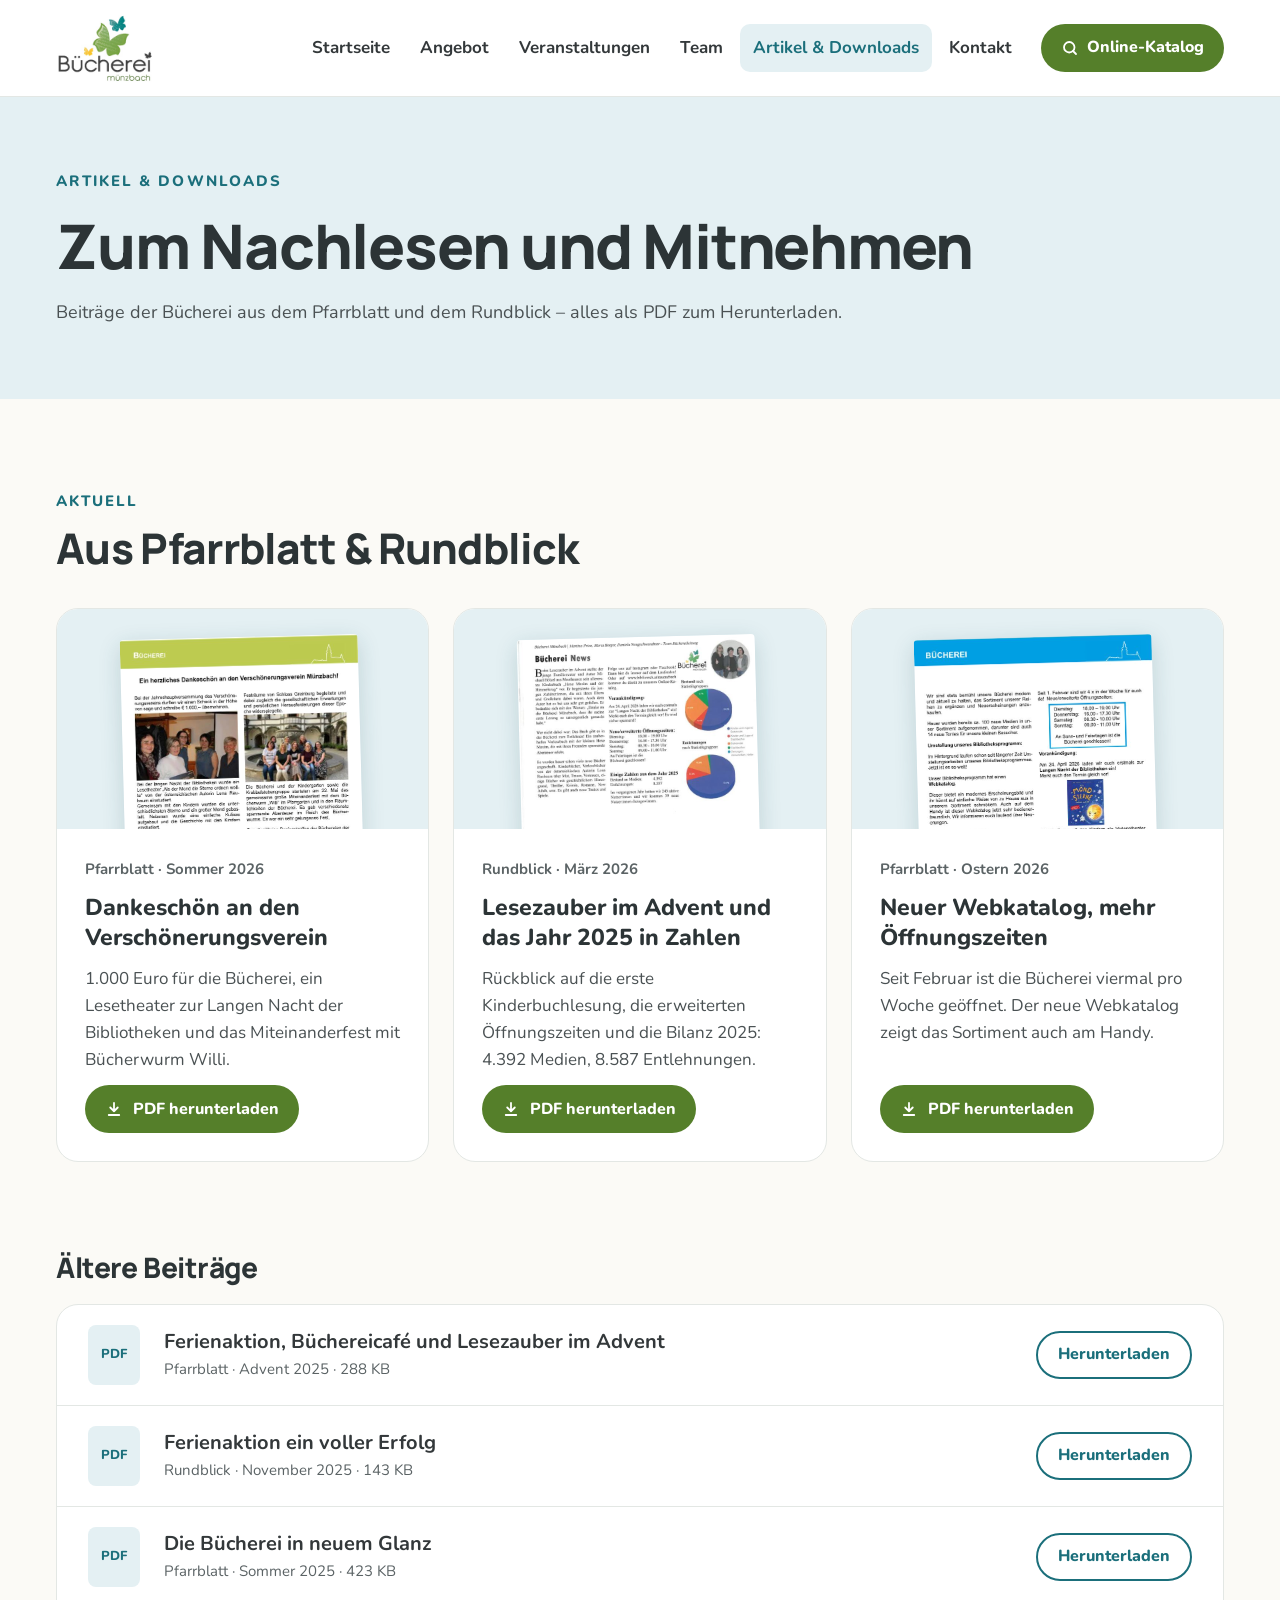
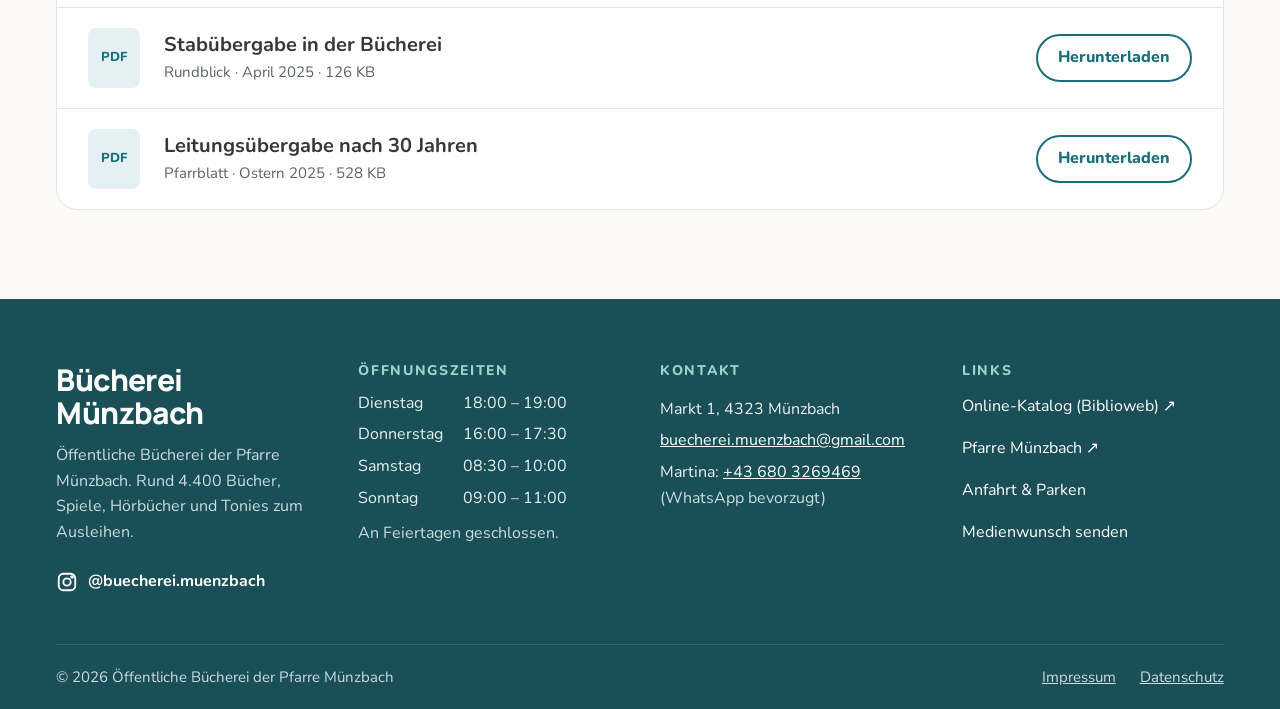
<file: buecherei-aenderungen_2/artikel.html>
<!doctype html>
<html lang="de-AT">
<head>
<meta charset="utf-8">
<meta name="viewport" content="width=device-width, initial-scale=1">
<title>Artikel & Downloads – Bücherei Münzbach</title>
<meta name="description" content="Beiträge der Bücherei Münzbach aus Pfarrblatt und Rundblick zum Nachlesen und als PDF zum Herunterladen.">
<link rel="canonical" href="https://www.buecherei-muenzbach.at/artikel">
<meta property="og:type" content="website">
<meta property="og:title" content="Artikel & Downloads – Bücherei Münzbach">
<meta property="og:description" content="Beiträge der Bücherei Münzbach aus Pfarrblatt und Rundblick zum Nachlesen und als PDF zum Herunterladen.">
<meta property="og:image" content="https://www.buecherei-muenzbach.at/images/buecherei/neuheitenregal.jpg">
<meta property="og:locale" content="de_AT">
<meta name="theme-color" content="#1b6f7b">
<link rel="icon" href="/favicon.png" type="image/png">
<link rel="apple-touch-icon" href="/apple-touch-icon.png">
<link rel="preload" href="/assets/fonts/manrope-latin-wght-normal.woff2" as="font" type="font/woff2" crossorigin>
<link rel="preload" href="/assets/fonts/nunito-latin-wght-normal.woff2" as="font" type="font/woff2" crossorigin>
<link rel="stylesheet" href="/assets/css/style.css?v=b157c14b">
</head>
<body>
<a class="skip" href="#inhalt">Zum Inhalt springen</a>
<header class="site-header">
<div class="wrap">
<a class="brand" href="/" aria-label="Bücherei Münzbach – zur Startseite"><img src="/assets/img/logo-buecherei.png" alt="Bücherei Münzbach" width="252" height="186"></a>
<button class="menu-btn" type="button" aria-expanded="false" aria-controls="hauptnavigation" aria-label="Menü öffnen"><svg width="26" height="26" viewBox="0 0 24 24" fill="none" stroke="currentColor" stroke-width="2.4" stroke-linecap="round" aria-hidden="true"><path d="M4 7h16M4 12h16M4 17h16"/></svg></button>
<nav class="nav" id="hauptnavigation" aria-label="Hauptnavigation">
<a href="/">Startseite</a>
<a href="/angebot">Angebot</a>
<a href="/veranstaltungen">Veranstaltungen</a>
<a href="/team">Team</a>
<a href="/artikel" aria-current="page">Artikel &amp; Downloads</a>
<a href="/kontakt">Kontakt</a>
<a class="nav-cta" href="https://www.biblioweb.at/muenzbach" target="_blank" rel="noopener"><svg width="18" height="18" viewBox="0 0 24 24" fill="none" stroke="currentColor" stroke-width="2.4" stroke-linecap="round" aria-hidden="true"><circle cx="11" cy="11" r="7"/><path d="M20 20l-4-4"/></svg>Online-Katalog<span class="skip-sr" style="position:absolute;width:1px;height:1px;overflow:hidden;clip:rect(0 0 0 0)"> (öffnet in neuem Tab)</span></a>
</nav>
</div>
</header>
<main id="inhalt">
<section class="page-hero"><div class="wrap single"><div class="stack"><span class="eyebrow">Artikel &amp; Downloads</span><h1>Zum Nachlesen und Mitnehmen</h1><p class="lead">Beiträge der Bücherei aus dem Pfarrblatt und dem Rundblick – alles als PDF zum Herunterladen.</p></div></div></section>
<div class="wrap">
<section class="section" aria-labelledby="h-art">
<div class="section-head"><div class="stack"><span class="eyebrow">Aktuell</span><h2 id="h-art">Aus Pfarrblatt &amp; Rundblick</h2></div></div>
<div class="grid g3">
<article class="card art">
<div class="thumb"><img src="/images/artikel-pfarrblatt-2026-07.jpg" alt="" width="640" height="905" loading="lazy"></div>
<div class="body"><span class="src">Pfarrblatt · Sommer 2026</span><h3>Dankeschön an den Verschönerungsverein</h3><p>1.000 Euro für die Bücherei, ein Lesetheater zur Langen Nacht der Bibliotheken und das Miteinanderfest mit Bücherwurm Willi.</p>
<a class="btn btn-sm" style="align-self:flex-start" href="/downloads/pfarrblatt-2026-07.pdf" download><svg width="18" height="18" viewBox="0 0 24 24" fill="none" stroke="currentColor" stroke-width="2.4" stroke-linecap="round" stroke-linejoin="round" aria-hidden="true"><path d="M12 4v11M7 10l5 5 5-5M5 20h14"/></svg>PDF herunterladen<span style="position:absolute;width:1px;height:1px;overflow:hidden;clip:rect(0 0 0 0)"> (Pfarrblatt Sommer 2026, 219 KB)</span></a></div>
</article>
<article class="card art">
<div class="thumb"><img src="/images/artikel-rundblick-2026-03.jpg" alt="" width="640" height="905" loading="lazy"></div>
<div class="body"><span class="src">Rundblick · März 2026</span><h3>Lesezauber im Advent und das Jahr 2025 in Zahlen</h3><p>Rückblick auf die erste Kinderbuchlesung, die erweiterten Öffnungszeiten und die Bilanz 2025: 4.392 Medien, 8.587 Entlehnungen.</p>
<a class="btn btn-sm" style="align-self:flex-start" href="/downloads/rundblick-2026-03.pdf" download><svg width="18" height="18" viewBox="0 0 24 24" fill="none" stroke="currentColor" stroke-width="2.4" stroke-linecap="round" stroke-linejoin="round" aria-hidden="true"><path d="M12 4v11M7 10l5 5 5-5M5 20h14"/></svg>PDF herunterladen<span style="position:absolute;width:1px;height:1px;overflow:hidden;clip:rect(0 0 0 0)"> (Rundblick März 2026, 60 KB)</span></a></div>
</article>
<article class="card art">
<div class="thumb"><img src="/images/artikel-pfarrblatt-2026-04.jpg" alt="" width="640" height="905" loading="lazy"></div>
<div class="body"><span class="src">Pfarrblatt · Ostern 2026</span><h3>Neuer Webkatalog, mehr Öffnungszeiten</h3><p>Seit Februar ist die Bücherei viermal pro Woche geöffnet. Der neue Webkatalog zeigt das Sortiment auch am Handy.</p>
<a class="btn btn-sm" style="align-self:flex-start" href="/downloads/pfarrblatt-2026-04.pdf" download><svg width="18" height="18" viewBox="0 0 24 24" fill="none" stroke="currentColor" stroke-width="2.4" stroke-linecap="round" stroke-linejoin="round" aria-hidden="true"><path d="M12 4v11M7 10l5 5 5-5M5 20h14"/></svg>PDF herunterladen<span style="position:absolute;width:1px;height:1px;overflow:hidden;clip:rect(0 0 0 0)"> (Pfarrblatt Ostern 2026, 190 KB)</span></a></div>
</article>
</div>
</section>
<section class="section" aria-labelledby="h-alt" style="padding-bottom:clamp(56px,7vw,96px)">
<h2 id="h-alt" style="font-size:clamp(24px,2.2vw,30px);margin-bottom:20px">Ältere Beiträge</h2>
<div class="card list">
<div class="list-row"><span class="pdf" aria-hidden="true">PDF</span><span class="t"><strong>Ferienaktion, Büchereicafé und Lesezauber im Advent</strong><span>Pfarrblatt · Advent 2025 · 288 KB</span></span><a class="btn2 btn-sm" href="/downloads/pfarrblatt-2025-12.pdf" download>Herunterladen<span style="position:absolute;width:1px;height:1px;overflow:hidden;clip:rect(0 0 0 0)">: Ferienaktion, Büchereicafé und Lesezauber im Advent</span></a></div>
<div class="list-row"><span class="pdf" aria-hidden="true">PDF</span><span class="t"><strong>Ferienaktion ein voller Erfolg</strong><span>Rundblick · November 2025 · 143 KB</span></span><a class="btn2 btn-sm" href="/downloads/rundblick-2025-11.pdf" download>Herunterladen<span style="position:absolute;width:1px;height:1px;overflow:hidden;clip:rect(0 0 0 0)">: Ferienaktion ein voller Erfolg</span></a></div>
<div class="list-row"><span class="pdf" aria-hidden="true">PDF</span><span class="t"><strong>Die Bücherei in neuem Glanz</strong><span>Pfarrblatt · Sommer 2025 · 423 KB</span></span><a class="btn2 btn-sm" href="/downloads/pfarrblatt-2025-07.pdf" download>Herunterladen<span style="position:absolute;width:1px;height:1px;overflow:hidden;clip:rect(0 0 0 0)">: Die Bücherei in neuem Glanz</span></a></div>
<div class="list-row"><span class="pdf" aria-hidden="true">PDF</span><span class="t"><strong>Stabübergabe in der Bücherei</strong><span>Rundblick · April 2025 · 126 KB</span></span><a class="btn2 btn-sm" href="/downloads/rundblick-2025-04.pdf" download>Herunterladen<span style="position:absolute;width:1px;height:1px;overflow:hidden;clip:rect(0 0 0 0)">: Stabübergabe in der Bücherei</span></a></div>
<div class="list-row"><span class="pdf" aria-hidden="true">PDF</span><span class="t"><strong>Leitungsübergabe nach 30 Jahren</strong><span>Pfarrblatt · Ostern 2025 · 528 KB</span></span><a class="btn2 btn-sm" href="/downloads/pfarrblatt-2025-04.pdf" download>Herunterladen<span style="position:absolute;width:1px;height:1px;overflow:hidden;clip:rect(0 0 0 0)">: Leitungsübergabe nach 30 Jahren</span></a></div>
</div>
</section>
</div>
</main>
<footer class="site-footer">
<div class="wrap">
<div class="cols">
<div class="stack">
<span class="name">Bücherei Münzbach</span>
<p class="soft">Öffentliche Bücherei der Pfarre Münzbach. Rund 4.400 Bücher, Spiele, Hörbücher und Tonies zum Ausleihen.</p>
<a href="https://www.instagram.com/buecherei.muenzbach/" target="_blank" rel="noopener" style="display:inline-flex;align-items:center;gap:10px;font-weight:700;text-decoration:none;min-height:44px"><svg width="22" height="22" viewBox="0 0 24 24" fill="none" stroke="currentColor" stroke-width="2" aria-hidden="true"><rect x="3" y="3" width="18" height="18" rx="5"/><circle cx="12" cy="12" r="4"/><circle cx="17.5" cy="6.5" r="1" fill="currentColor"/></svg>@buecherei.muenzbach<span class="skip-sr" style="position:absolute;width:1px;height:1px;overflow:hidden;clip:rect(0 0 0 0)"> (öffnet in neuem Tab)</span></a>
</div>
<div>
<h2>Öffnungszeiten</h2>
<dl class="f-hours"><dt>Dienstag</dt><dd>18:00 – 19:00</dd><dt>Donnerstag</dt><dd>16:00 – 17:30</dd><dt>Samstag</dt><dd>08:30 – 10:00</dd><dt>Sonntag</dt><dd>09:00 – 11:00</dd></dl>
<p class="soft" style="margin-top:10px">An Feiertagen geschlossen.</p>
</div>
<div class="stack" style="gap:6px">
<h2>Kontakt</h2>
<span>Markt 1, 4323 Münzbach</span>
<a href="mailto:buecherei.muenzbach@gmail.com">buecherei.muenzbach@gmail.com</a>
<span>Martina: <a href="tel:+436803269469">+43 680 3269469</a><br><span class="soft">(WhatsApp bevorzugt)</span></span>
</div>
<div>
<h2>Links</h2>
<div class="links">
<a href="https://www.biblioweb.at/muenzbach" target="_blank" rel="noopener">Online-Katalog (Biblioweb) ↗<span class="skip-sr" style="position:absolute;width:1px;height:1px;overflow:hidden;clip:rect(0 0 0 0)"> (öffnet in neuem Tab)</span></a>
<a href="https://www.dioezese-linz.at/pfarre/4240" target="_blank" rel="noopener">Pfarre Münzbach ↗<span class="skip-sr" style="position:absolute;width:1px;height:1px;overflow:hidden;clip:rect(0 0 0 0)"> (öffnet in neuem Tab)</span></a>
<a href="/kontakt#anfahrt">Anfahrt &amp; Parken</a>
<a href="/kontakt">Medienwunsch senden</a>
</div>
</div>
</div>
<div class="bottom">
<span>© 2026 Öffentliche Bücherei der Pfarre Münzbach</span>
<nav aria-label="Rechtliches"><a href="/impressum">Impressum</a><a href="/datenschutz">Datenschutz</a></nav>
</div>
</div>
</footer>
<script src="/assets/js/main.js?v=acd0da4e" defer></script>
</body>
</html>
</file>
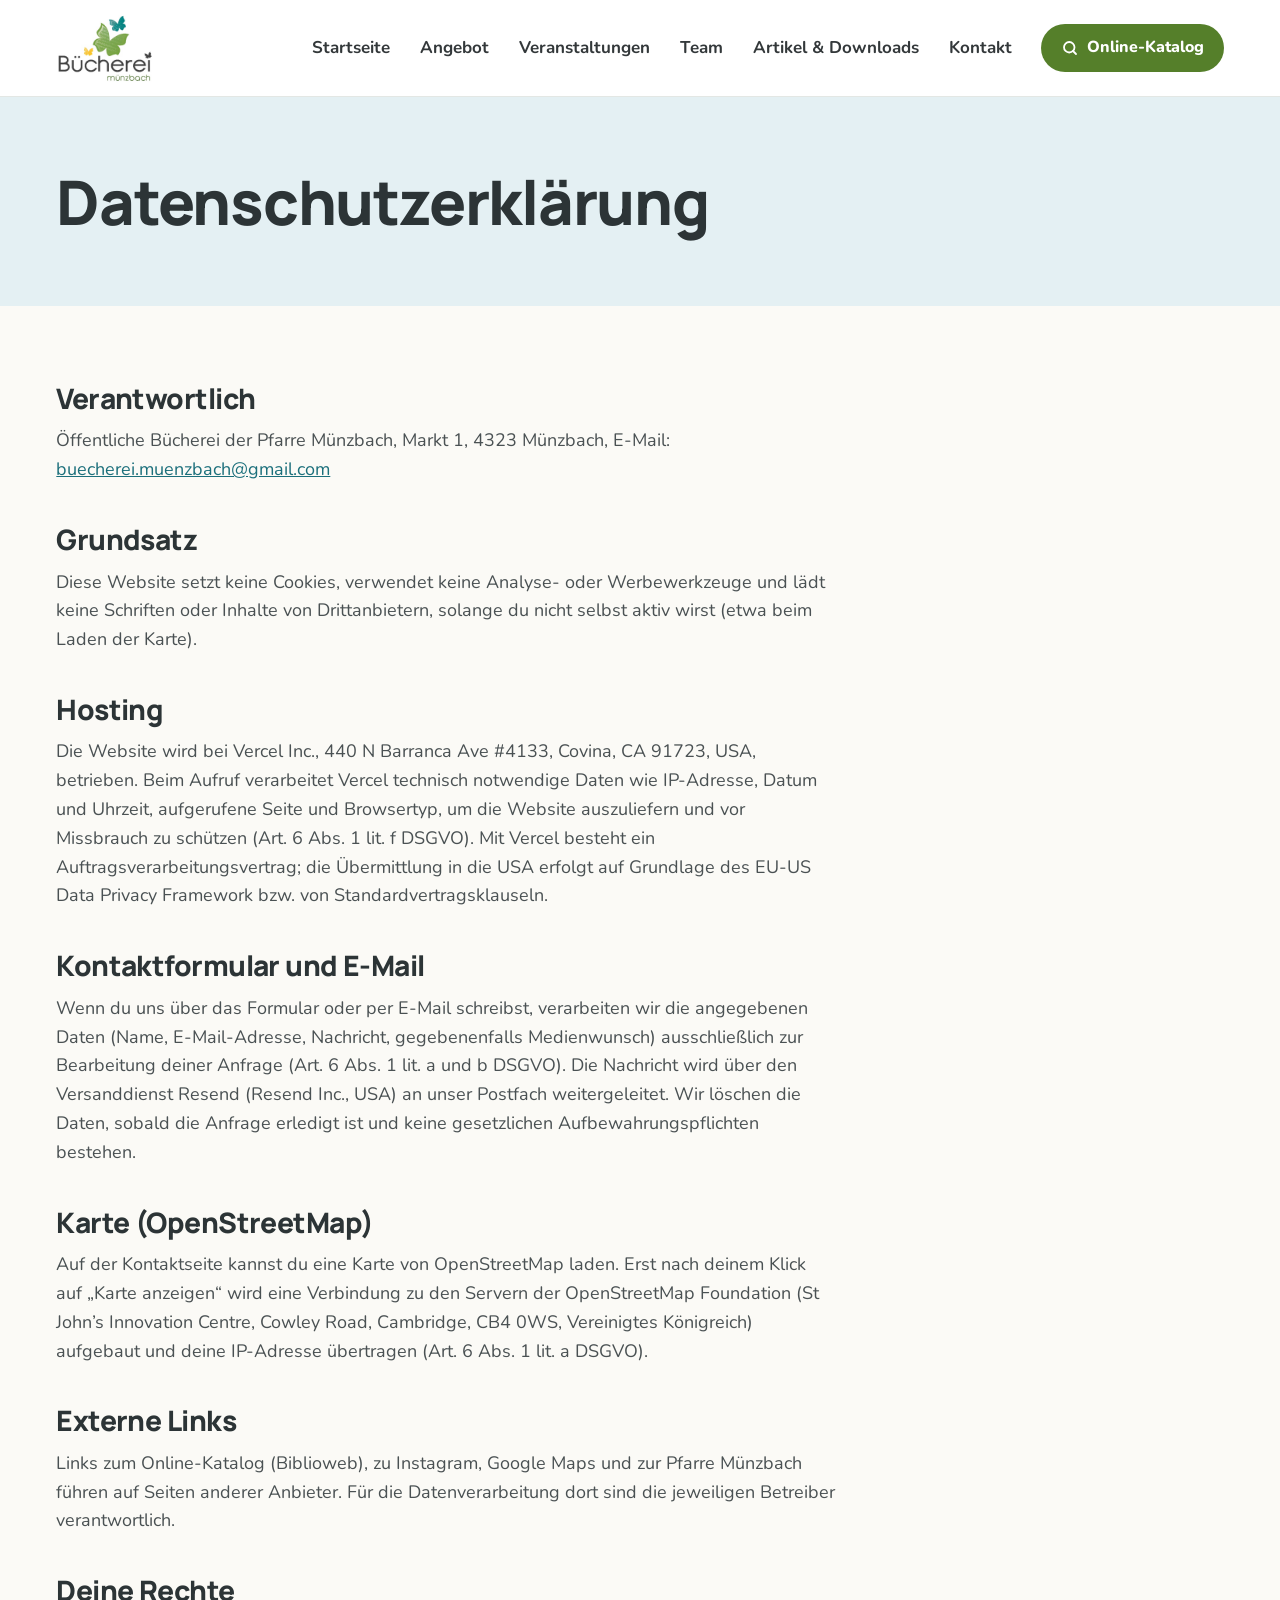
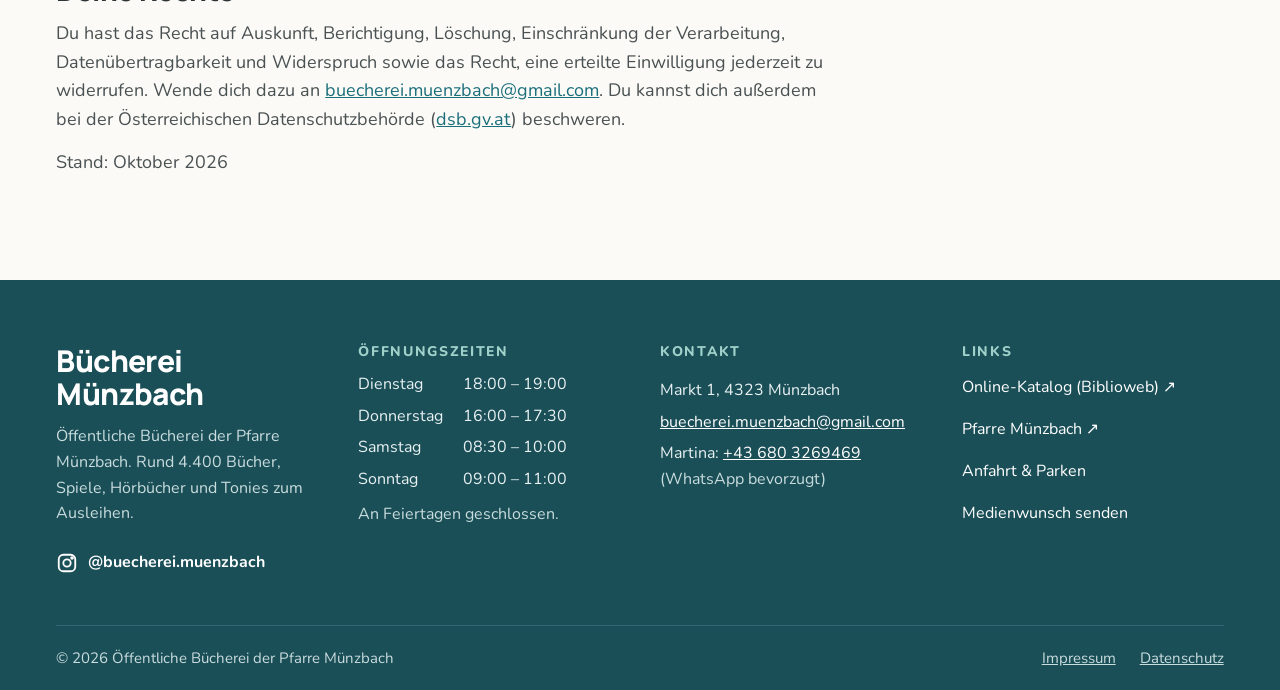
<file: buecherei-aenderungen_2/datenschutz.html>
<!doctype html>
<html lang="de-AT">
<head>
<meta charset="utf-8">
<meta name="viewport" content="width=device-width, initial-scale=1">
<title>Datenschutz – Bücherei Münzbach</title>
<meta name="description" content="Datenschutzerklärung der Website der Öffentlichen Bücherei der Pfarre Münzbach.">
<link rel="canonical" href="https://www.buecherei-muenzbach.at/datenschutz">
<meta property="og:type" content="website">
<meta property="og:title" content="Datenschutz – Bücherei Münzbach">
<meta property="og:description" content="Datenschutzerklärung der Website der Öffentlichen Bücherei der Pfarre Münzbach.">
<meta property="og:image" content="https://www.buecherei-muenzbach.at/images/buecherei/neuheitenregal.jpg">
<meta property="og:locale" content="de_AT">
<meta name="theme-color" content="#1b6f7b">
<link rel="icon" href="/favicon.png" type="image/png">
<link rel="apple-touch-icon" href="/apple-touch-icon.png">
<link rel="preload" href="/assets/fonts/manrope-latin-wght-normal.woff2" as="font" type="font/woff2" crossorigin>
<link rel="preload" href="/assets/fonts/nunito-latin-wght-normal.woff2" as="font" type="font/woff2" crossorigin>
<link rel="stylesheet" href="/assets/css/style.css?v=b157c14b">
</head>
<body>
<a class="skip" href="#inhalt">Zum Inhalt springen</a>
<header class="site-header">
<div class="wrap">
<a class="brand" href="/" aria-label="Bücherei Münzbach – zur Startseite"><img src="/assets/img/logo-buecherei.png" alt="Bücherei Münzbach" width="252" height="186"></a>
<button class="menu-btn" type="button" aria-expanded="false" aria-controls="hauptnavigation" aria-label="Menü öffnen"><svg width="26" height="26" viewBox="0 0 24 24" fill="none" stroke="currentColor" stroke-width="2.4" stroke-linecap="round" aria-hidden="true"><path d="M4 7h16M4 12h16M4 17h16"/></svg></button>
<nav class="nav" id="hauptnavigation" aria-label="Hauptnavigation">
<a href="/">Startseite</a>
<a href="/angebot">Angebot</a>
<a href="/veranstaltungen">Veranstaltungen</a>
<a href="/team">Team</a>
<a href="/artikel">Artikel &amp; Downloads</a>
<a href="/kontakt">Kontakt</a>
<a class="nav-cta" href="https://www.biblioweb.at/muenzbach" target="_blank" rel="noopener"><svg width="18" height="18" viewBox="0 0 24 24" fill="none" stroke="currentColor" stroke-width="2.4" stroke-linecap="round" aria-hidden="true"><circle cx="11" cy="11" r="7"/><path d="M20 20l-4-4"/></svg>Online-Katalog<span class="skip-sr" style="position:absolute;width:1px;height:1px;overflow:hidden;clip:rect(0 0 0 0)"> (öffnet in neuem Tab)</span></a>
</nav>
</div>
</header>
<main id="inhalt">
<section class="page-hero"><div class="wrap single"><div class="stack"><h1>Datenschutzerklärung</h1></div></div></section>
<div class="wrap"><div class="prose">
<h2 style="margin-top:0">Verantwortlich</h2>
<p>Öffentliche Bücherei der Pfarre Münzbach, Markt 1, 4323 Münzbach, E-Mail: <a href="mailto:buecherei.muenzbach@gmail.com">buecherei.muenzbach@gmail.com</a></p>
<h2>Grundsatz</h2>
<p>Diese Website setzt keine Cookies, verwendet keine Analyse- oder Werbewerkzeuge und lädt keine Schriften oder Inhalte von Drittanbietern, solange du nicht selbst aktiv wirst (etwa beim Laden der Karte).</p>
<h2>Hosting</h2>
<p>Die Website wird bei Vercel Inc., 440 N Barranca Ave #4133, Covina, CA 91723, USA, betrieben. Beim Aufruf verarbeitet Vercel technisch notwendige Daten wie IP-Adresse, Datum und Uhrzeit, aufgerufene Seite und Browsertyp, um die Website auszuliefern und vor Missbrauch zu schützen (Art. 6 Abs. 1 lit. f DSGVO). Mit Vercel besteht ein Auftragsverarbeitungsvertrag; die Übermittlung in die USA erfolgt auf Grundlage des EU-US Data Privacy Framework bzw. von Standardvertragsklauseln.</p>
<h2>Kontaktformular und E-Mail</h2>
<p>Wenn du uns über das Formular oder per E-Mail schreibst, verarbeiten wir die angegebenen Daten (Name, E-Mail-Adresse, Nachricht, gegebenenfalls Medienwunsch) ausschließlich zur Bearbeitung deiner Anfrage (Art. 6 Abs. 1 lit. a und b DSGVO). Die Nachricht wird über den Versanddienst Resend (Resend Inc., USA) an unser Postfach weitergeleitet. Wir löschen die Daten, sobald die Anfrage erledigt ist und keine gesetzlichen Aufbewahrungspflichten bestehen.</p>
<h2>Karte (OpenStreetMap)</h2>
<p>Auf der Kontaktseite kannst du eine Karte von OpenStreetMap laden. Erst nach deinem Klick auf „Karte anzeigen“ wird eine Verbindung zu den Servern der OpenStreetMap Foundation (St John’s Innovation Centre, Cowley Road, Cambridge, CB4 0WS, Vereinigtes Königreich) aufgebaut und deine IP-Adresse übertragen (Art. 6 Abs. 1 lit. a DSGVO).</p>
<h2>Externe Links</h2>
<p>Links zum Online-Katalog (Biblioweb), zu Instagram, Google Maps und zur Pfarre Münzbach führen auf Seiten anderer Anbieter. Für die Datenverarbeitung dort sind die jeweiligen Betreiber verantwortlich.</p>
<h2>Deine Rechte</h2>
<p>Du hast das Recht auf Auskunft, Berichtigung, Löschung, Einschränkung der Verarbeitung, Datenübertragbarkeit und Widerspruch sowie das Recht, eine erteilte Einwilligung jederzeit zu widerrufen. Wende dich dazu an <a href="mailto:buecherei.muenzbach@gmail.com">buecherei.muenzbach@gmail.com</a>. Du kannst dich außerdem bei der Österreichischen Datenschutzbehörde (<a href="https://www.dsb.gv.at" target="_blank" rel="noopener">dsb.gv.at</a>) beschweren.</p>
<p class="muted">Stand: Oktober 2026</p>
</div></div>
</main>
<footer class="site-footer">
<div class="wrap">
<div class="cols">
<div class="stack">
<span class="name">Bücherei Münzbach</span>
<p class="soft">Öffentliche Bücherei der Pfarre Münzbach. Rund 4.400 Bücher, Spiele, Hörbücher und Tonies zum Ausleihen.</p>
<a href="https://www.instagram.com/buecherei.muenzbach/" target="_blank" rel="noopener" style="display:inline-flex;align-items:center;gap:10px;font-weight:700;text-decoration:none;min-height:44px"><svg width="22" height="22" viewBox="0 0 24 24" fill="none" stroke="currentColor" stroke-width="2" aria-hidden="true"><rect x="3" y="3" width="18" height="18" rx="5"/><circle cx="12" cy="12" r="4"/><circle cx="17.5" cy="6.5" r="1" fill="currentColor"/></svg>@buecherei.muenzbach<span class="skip-sr" style="position:absolute;width:1px;height:1px;overflow:hidden;clip:rect(0 0 0 0)"> (öffnet in neuem Tab)</span></a>
</div>
<div>
<h2>Öffnungszeiten</h2>
<dl class="f-hours"><dt>Dienstag</dt><dd>18:00 – 19:00</dd><dt>Donnerstag</dt><dd>16:00 – 17:30</dd><dt>Samstag</dt><dd>08:30 – 10:00</dd><dt>Sonntag</dt><dd>09:00 – 11:00</dd></dl>
<p class="soft" style="margin-top:10px">An Feiertagen geschlossen.</p>
</div>
<div class="stack" style="gap:6px">
<h2>Kontakt</h2>
<span>Markt 1, 4323 Münzbach</span>
<a href="mailto:buecherei.muenzbach@gmail.com">buecherei.muenzbach@gmail.com</a>
<span>Martina: <a href="tel:+436803269469">+43 680 3269469</a><br><span class="soft">(WhatsApp bevorzugt)</span></span>
</div>
<div>
<h2>Links</h2>
<div class="links">
<a href="https://www.biblioweb.at/muenzbach" target="_blank" rel="noopener">Online-Katalog (Biblioweb) ↗<span class="skip-sr" style="position:absolute;width:1px;height:1px;overflow:hidden;clip:rect(0 0 0 0)"> (öffnet in neuem Tab)</span></a>
<a href="https://www.dioezese-linz.at/pfarre/4240" target="_blank" rel="noopener">Pfarre Münzbach ↗<span class="skip-sr" style="position:absolute;width:1px;height:1px;overflow:hidden;clip:rect(0 0 0 0)"> (öffnet in neuem Tab)</span></a>
<a href="/kontakt#anfahrt">Anfahrt &amp; Parken</a>
<a href="/kontakt">Medienwunsch senden</a>
</div>
</div>
</div>
<div class="bottom">
<span>© 2026 Öffentliche Bücherei der Pfarre Münzbach</span>
<nav aria-label="Rechtliches"><a href="/impressum">Impressum</a><a href="/datenschutz">Datenschutz</a></nav>
</div>
</div>
</footer>
<script src="/assets/js/main.js?v=acd0da4e" defer></script>
</body>
</html>
</file>
<file: assets/css/style.css>
/* Bücherei Münzbach – Stylesheet */
@font-face{font-family:'Manrope';font-style:normal;font-display:swap;font-weight:200 800;src:url(/assets/fonts/manrope-latin-wght-normal.woff2) format('woff2');unicode-range:U+0000-00FF,U+0131,U+0152-0153,U+02BB-02BC,U+02C6,U+02DA,U+02DC,U+0304,U+0308,U+0329,U+2000-206F,U+20AC,U+2122,U+2191,U+2193,U+2212,U+2215,U+FEFF,U+FFFD}
@font-face{font-family:'Manrope';font-style:normal;font-display:swap;font-weight:200 800;src:url(/assets/fonts/manrope-latin-ext-wght-normal.woff2) format('woff2');unicode-range:U+0100-02BA,U+02BD-02C5,U+02C7-02CC,U+02CE-02D7,U+02DD-02FF,U+0304,U+0308,U+0329,U+1D00-1DBF,U+1E00-1E9F,U+1EF2-1EFF,U+2020,U+20A0-20AB,U+20AD-20C0,U+2113,U+2C60-2C7F,U+A720-A7FF}
@font-face{font-family:'Nunito';font-style:normal;font-display:swap;font-weight:200 1000;src:url(/assets/fonts/nunito-latin-wght-normal.woff2) format('woff2');unicode-range:U+0000-00FF,U+0131,U+0152-0153,U+02BB-02BC,U+02C6,U+02DA,U+02DC,U+0304,U+0308,U+0329,U+2000-206F,U+20AC,U+2122,U+2191,U+2193,U+2212,U+2215,U+FEFF,U+FFFD}
@font-face{font-family:'Nunito';font-style:normal;font-display:swap;font-weight:200 1000;src:url(/assets/fonts/nunito-latin-ext-wght-normal.woff2) format('woff2');unicode-range:U+0100-02BA,U+02BD-02C5,U+02C7-02CC,U+02CE-02D7,U+02DD-02FF,U+0304,U+0308,U+0329,U+1D00-1DBF,U+1E00-1E9F,U+1EF2-1EFF,U+2020,U+20A0-20AB,U+20AD-20C0,U+2113,U+2C60-2C7F,U+A720-A7FF}

:root{
  --bg:#fbfaf6;--surface:#ffffff;--ink:#33383a;--heading:#2c3436;--body:#4a5153;--muted:#5b6365;
  --line:#e3e7e4;--teal:#1b6f7b;--teal-dark:#124f58;--teal-deep:#1b4f57;--sky:#e4f0f3;--blue:#3a8fa6;
  --green:#557f2a;--green-dark:#466b22;--green-band:#6a9a3a;--yellow:#f2c230;--sun:#fdf6e0;--sun-line:#f0dfa6;--sun-ink:#7a5810;
  --focus:#f2c230;--radius:22px;--wrap:1312px;--gutter:clamp(20px,4.4vw,64px);
  --f-head:'Manrope',system-ui,sans-serif;--f-body:'Nunito',system-ui,sans-serif;
}
*,*::before,*::after{box-sizing:border-box}
html{-webkit-text-size-adjust:100%;scroll-behavior:smooth;scroll-padding-top:110px}
@media (prefers-reduced-motion:reduce){html{scroll-behavior:auto}}
body{margin:0;background:var(--bg);color:var(--ink);font-family:var(--f-body);font-size:18px;line-height:1.6}
img{max-width:100%;display:block}
a{color:var(--teal)}a:hover{color:var(--teal-dark)}
:focus-visible{outline:3px solid var(--focus);outline-offset:2px;border-radius:4px}
h1,h2,h3{hyphens:auto;-webkit-hyphens:auto;overflow-wrap:break-word;font-family:var(--f-head);font-weight:800;letter-spacing:-.02em;color:var(--heading);margin:0;line-height:1.12}
h1{font-size:clamp(40px,5.6vw,80px);line-height:1.06}
.page-hero h1{font-size:clamp(32px,4.8vw,68px)}
h2{font-size:clamp(30px,3.3vw,46px)}
h3{font-size:clamp(21px,1.8vw,24px);font-family:var(--f-body);letter-spacing:0;line-height:1.3}
p{margin:0}
.wrap{max-width:calc(var(--wrap) + 2*var(--gutter));margin:0 auto;padding:0 var(--gutter)}
.skip{position:absolute;left:-9999px;top:8px;background:#fff;padding:12px 18px;border-radius:10px;z-index:100;font-weight:800}
.skip:focus{left:12px}
.eyebrow{display:block;font-size:15px;font-weight:800;letter-spacing:.14em;text-transform:uppercase;color:var(--teal)}
.lead{font-size:clamp(18px,1.4vw,20px);line-height:1.6;color:var(--body);max-width:44em}
.stack{display:flex;flex-direction:column;gap:14px}
.section{padding:clamp(56px,7vw,96px) 0 0}
.section-head{display:flex;justify-content:space-between;align-items:flex-end;gap:16px 32px;flex-wrap:wrap;margin-bottom:clamp(24px,3vw,36px)}
.section-head .stack{gap:12px}
.more{font-weight:800;text-decoration:none;font-size:18px;white-space:nowrap}
.muted{color:var(--muted)}

/* Buttons */
.btn,.btn2{display:inline-flex;align-items:center;justify-content:center;gap:10px;min-height:54px;padding:0 26px;border-radius:999px;font-family:inherit;font-size:18px;font-weight:800;text-decoration:none;cursor:pointer;line-height:1.2;text-align:center}
.btn{background:var(--green);color:#fff;border:0}
.btn:hover{background:var(--green-dark);color:#fff}
.btn2{background:#fff;color:var(--teal);border:2px solid var(--teal)}
.btn2:hover{background:var(--sky);color:var(--teal-dark)}
.btn-sm{min-height:48px;font-size:16px;padding:0 20px}
.btns{display:flex;gap:14px;flex-wrap:wrap}
.ext{width:16px;height:16px;flex-shrink:0}

/* Header */
.site-header{position:sticky;top:0;z-index:40;background:#fff;border-bottom:1px solid var(--line)}
.site-header .wrap{display:flex;align-items:center;justify-content:space-between;gap:20px;min-height:96px}
.brand img{height:72px;width:auto}
.nav{display:flex;align-items:center;gap:4px}
.nav a{display:inline-flex;align-items:center;min-height:48px;padding:0 13px;border-radius:10px;font-size:17px;font-weight:700;text-decoration:none;color:var(--ink)}
.nav a:hover{background:var(--sky);color:var(--teal-dark)}
.nav a[aria-current="page"]{color:var(--teal);background:var(--sky)}
.nav .nav-cta{margin-left:12px;gap:8px;padding:0 20px;border-radius:999px;background:var(--green);color:#fff;font-weight:800;font-size:16px}
.nav .nav-cta:hover{background:var(--green-dark);color:#fff}
.menu-btn{display:none;width:52px;height:52px;border-radius:12px;border:2px solid #cfd8d6;background:#fff;align-items:center;justify-content:center;cursor:pointer;color:var(--ink);font:inherit}
@media (max-width:1100px){
  .site-header .wrap{min-height:76px}
  .brand img{height:54px}
  .menu-btn{display:inline-flex}
  .nav{display:none;position:absolute;left:0;right:0;top:100%;background:#fff;border-bottom:1px solid var(--line);flex-direction:column;align-items:stretch;padding:12px var(--gutter) 22px;gap:4px;box-shadow:0 14px 30px rgba(20,40,40,.12)}
  .nav.open{display:flex}
  .nav a{min-height:54px;font-size:19px;padding:0 16px}
  .nav .nav-cta{margin:10px 0 0;justify-content:center;min-height:56px;font-size:18px}
}

/* Hero */
.hero{display:grid;grid-template-columns:repeat(2,minmax(0,1fr));gap:clamp(32px,4vw,56px);align-items:center;padding-top:clamp(36px,5vw,72px)}
.hero .stack{gap:24px}
.hero h1 span{color:var(--teal)}
.hero-media{position:relative;aspect-ratio:632/560}
.hero-media img{width:100%;height:100%;object-fit:cover;border-radius:48px 180px 48px 180px}
.badge{position:absolute;right:-8px;top:28px;width:168px;height:168px;border-radius:50%;background:var(--teal);color:#fff;display:flex;align-items:center;justify-content:center;text-align:center;font-family:var(--f-head);font-weight:800;letter-spacing:-.02em;font-size:19px;line-height:1.25;padding:20px;transform:rotate(-6deg)}
@media (max-width:860px){
  .hero{grid-template-columns:minmax(0,1fr)}
  .hero-media{order:-1;aspect-ratio:16/10}
  .hero-media img{border-radius:24px 72px 24px 72px}
  .badge{width:118px;height:118px;font-size:14px;padding:12px;top:-14px;right:8px}
}

/* Page hero */
.page-hero{background:var(--sky);padding:clamp(44px,6vw,72px) 0}
.page-hero .wrap{display:grid;grid-template-columns:7fr 5fr;gap:clamp(28px,4vw,56px);align-items:center}
.page-hero .wrap.single{grid-template-columns:minmax(0,1fr)}
.page-hero .stack{gap:20px}
.page-hero img{width:100%;height:340px;object-fit:cover;border-radius:180px 48px 180px 48px}
@media (max-width:860px){.page-hero .wrap{grid-template-columns:minmax(0,1fr)}.page-hero img{height:220px;border-radius:72px 24px 72px 24px}}

/* Cards & grids */
.card{background:var(--surface);border:1px solid var(--line);border-radius:var(--radius)}
.grid{display:grid;gap:24px}
.g3{grid-template-columns:repeat(3,minmax(0,1fr))}
.g4{grid-template-columns:repeat(4,minmax(0,1fr))}
@media (max-width:1100px){.g4{grid-template-columns:repeat(2,minmax(0,1fr))}}
@media (max-width:860px){.g3{grid-template-columns:minmax(0,1fr)}}
@media (max-width:560px){.g4{grid-template-columns:minmax(0,1fr)}}
.pad{padding:clamp(24px,2.4vw,32px)}

/* Visit */
.visit{background:var(--sky);border-radius:28px;padding:clamp(24px,3.4vw,48px);margin-top:clamp(40px,5vw,64px)}
.visit h2{font-size:clamp(28px,2.8vw,40px);margin-bottom:28px}
.visit .card{display:flex;flex-direction:column;gap:16px}
.card-title{font-size:23px;font-weight:800;line-height:1.3;color:var(--ink)}
.hours{display:grid;grid-template-columns:auto 1fr;column-gap:24px;row-gap:12px;font-size:19px}
.hours dt{margin:0}.hours dd{margin:0;font-weight:800}
.info{display:flex;gap:12px;font-size:17px;line-height:1.5}
.info svg{flex-shrink:0;margin-top:2px}
.note{font-size:17px;line-height:1.5;padding-top:14px;border-top:1px solid var(--line);margin-top:auto}
.facts{list-style:none;margin:0;padding:0;display:flex;flex-direction:column;gap:14px;font-size:17px;line-height:1.5}
.facts strong{display:block;color:var(--ink)}

/* Audience cards */
.aud{text-decoration:none;color:var(--ink);overflow:hidden;display:flex;flex-direction:column;transition:transform .15s,box-shadow .15s}
.aud:hover{color:var(--ink);transform:translateY(-3px);box-shadow:0 12px 28px rgba(20,40,40,.1)}
@media (prefers-reduced-motion:reduce){.aud{transition:none}.aud:hover{transform:none}}
.aud img{width:100%;height:200px;object-fit:cover}
.aud .body{padding:24px;display:flex;flex-direction:column;gap:8px;border-top:6px solid var(--yellow)}
.aud .body strong{font-size:24px}
.aud .body span{font-size:17px;line-height:1.5;color:var(--body)}
.aud.c2 .body{border-color:var(--green-band)}.aud.c3 .body{border-color:var(--blue)}

/* Catalog strip */
.strip{display:flex;align-items:center;gap:24px;flex-wrap:wrap;padding:28px clamp(24px,3vw,40px);margin-top:40px}
.strip .ico{width:64px;height:64px;border-radius:18px;background:var(--sky);display:flex;align-items:center;justify-content:center;flex-shrink:0}
.strip .txt{flex:1 1 320px;display:flex;flex-direction:column;gap:4px}
.strip .txt strong{font-size:22px}
.strip .txt span{font-size:17px;color:var(--body)}

/* Tip + recent */
.duo{display:grid;grid-template-columns:5fr 7fr;gap:40px;align-items:start}
@media (max-width:960px){.duo{grid-template-columns:minmax(0,1fr)}}
.tip{background:var(--sun);border-color:var(--sun-line);padding:clamp(24px,3vw,36px);display:flex;flex-direction:column;gap:20px}
.tip .eyebrow{color:var(--sun-ink)}
.tip-inner{display:flex;gap:24px;align-items:flex-start}
.cover{width:132px;flex-shrink:0;aspect-ratio:2/3;border-radius:6px 12px 12px 6px;background:linear-gradient(135deg,#b3261e,#7d1a14);color:#fff;display:flex;flex-direction:column;justify-content:space-between;padding:16px 12px;box-shadow:inset 6px 0 0 rgba(0,0,0,.18),0 10px 22px rgba(120,40,20,.25)}
.cover b{font-family:var(--f-head);font-size:20px;line-height:1.1;letter-spacing:-.01em}
.cover small{font-size:11px;font-weight:700;letter-spacing:.04em;overflow-wrap:anywhere;text-transform:uppercase;opacity:.9}
.tip h3{font-size:26px;font-family:var(--f-body)}
.tip .meta{font-size:17px;color:var(--body)}
.tip .by{font-size:16px;font-weight:700;color:var(--sun-ink)}
@media (max-width:480px){.tip-inner{flex-direction:column}.cover{width:120px}}
.ev-list{display:flex;flex-direction:column;gap:16px}
.ev{padding:20px 24px;display:flex;gap:22px;align-items:center;text-decoration:none;color:var(--ink)}
.ev:hover{color:var(--ink);border-color:#c6d6d4}
.date{width:84px;height:84px;border-radius:18px;background:var(--teal);color:#fff;display:flex;flex-direction:column;align-items:center;justify-content:center;flex-shrink:0;line-height:1}
.date b{font-size:30px;font-weight:800}
.date small{font-size:13px;font-weight:800;text-transform:uppercase;letter-spacing:.04em;margin-top:5px}
.ev .t{display:flex;flex-direction:column;gap:4px}
.ev .t strong{font-size:20px;line-height:1.3}
.ev .t span{font-size:16px;color:var(--body);line-height:1.45}

/* Gallery */
.gallery{display:grid;grid-template-columns:2fr 1fr 1fr;grid-template-rows:240px 240px;gap:20px}
.gallery img{width:100%;height:100%;object-fit:cover;border-radius:24px}
.gallery img:first-child{grid-row:span 2}
@media (max-width:860px){.gallery{grid-template-columns:minmax(0,1fr) minmax(0,1fr);grid-template-rows:220px 150px 150px;gap:12px}.gallery img:first-child{grid-column:span 2;grid-row:auto}.gallery img{border-radius:18px}}

/* Quote */
.quote{margin-top:clamp(56px,6vw,80px);background:var(--green-band);color:#fff;padding:clamp(56px,7vw,88px) 0;text-align:center}
.quote .eyebrow{color:#f3f8ec}
.quote blockquote{margin:18px auto 14px;font-family:var(--f-head);font-weight:800;letter-spacing:-.02em;font-size:clamp(30px,3.8vw,54px);line-height:1.2;max-width:1000px}
.quote cite{font-style:normal;font-size:20px;font-weight:700}

/* Team */
.team-teaser{display:grid;grid-template-columns:repeat(4,minmax(0,1fr));gap:24px}
.person{display:flex;flex-direction:column;align-items:center;text-align:center;gap:14px}
.person img{width:min(220px,100%);height:auto;aspect-ratio:1;border-radius:50%;object-fit:cover}
.person strong{font-size:21px;line-height:1.25}
.person .reads{margin-top:-8px}
@media (max-width:860px){.team-teaser{grid-template-columns:repeat(2,minmax(0,1fr));gap:28px 16px}.person strong{font-size:18px}.person img{width:min(160px,100%)}}
.team-grid{display:flex;flex-wrap:wrap;justify-content:center;gap:28px}
.member{width:302px;padding:28px 24px;display:flex;flex-direction:column;align-items:center;gap:12px;text-align:center}
.member img{width:190px;height:190px;aspect-ratio:1;border-radius:50%;object-fit:cover}
.member strong{font-size:21px;line-height:1.25}
.role{font-size:13px;font-weight:800;letter-spacing:.1em;text-transform:uppercase;color:#fff;background:var(--teal);border-radius:999px;padding:4px 12px}
@media (max-width:700px){.team-grid{gap:16px}.member{width:calc(50% - 8px);padding:20px 12px}.member img{width:min(140px,100%);height:auto;aspect-ratio:1}.member strong{font-size:17px}}

/* CTA band */
.cta{margin-top:clamp(40px,5vw,56px);background:var(--teal);color:#fff;border-radius:28px;padding:clamp(28px,4vw,48px) clamp(24px,4vw,56px);display:flex;align-items:center;justify-content:space-between;gap:24px 40px;flex-wrap:wrap}
.cta h2{color:#fff;font-size:clamp(28px,2.8vw,40px)}
.cta p{font-size:19px;color:#e2f0f2;margin-top:10px;max-width:46em}
.cta .btn{flex-shrink:0}

/* Sponsors */
.sponsors{padding:clamp(56px,6vw,80px) 0}
.sponsors .eyebrow{color:var(--muted);margin-bottom:24px}
.logos{display:grid;grid-template-columns:repeat(5,minmax(0,1fr));gap:24px 32px;align-items:center}
.logos li{list-style:none;height:90px;display:flex;align-items:center;justify-content:center}
.logos img{max-width:100%;max-height:64px;object-fit:contain}
.logos img.hoch{max-height:88px}
.logos a{display:flex;align-items:center;justify-content:center;transition:opacity .15s}.logos a:hover{opacity:.75}
.logos{margin:0;padding:0}
@media (max-width:640px){.logos{grid-template-columns:repeat(2,minmax(0,1fr))}}
@media (max-width:480px){.logos{gap:12px 18px}.logos li{height:64px}.logos img{max-height:40px}.logos img.hoch{max-height:60px}}

/* Contact */
.contact{background:var(--sky);border-radius:28px;padding:clamp(24px,4vw,56px);display:grid;grid-template-columns:5fr 7fr;gap:clamp(28px,4vw,56px);align-items:start;margin-bottom:clamp(56px,7vw,96px)}
@media (max-width:960px){.contact{grid-template-columns:minmax(0,1fr)}}
.contact .stack{gap:18px}
.contact-lines{display:flex;flex-direction:column;gap:8px;font-size:18px;line-height:1.6}
.contact-lines a{color:inherit;overflow-wrap:anywhere}
.side a,.site-footer a{overflow-wrap:anywhere}
form.card{padding:clamp(22px,3vw,40px);display:flex;flex-direction:column;gap:20px}
.row2{display:grid;grid-template-columns:repeat(2,minmax(0,1fr));gap:20px;align-items:end}
@media (max-width:640px){.row2{grid-template-columns:minmax(0,1fr)}}
.field{display:flex;flex-direction:column;gap:8px}
.field label,.legend{font-size:17px;font-weight:800}
.field label small{font-weight:400;color:var(--muted);font-size:15px}
.inp{font-family:inherit;font-size:18px;padding:14px 16px;border:2px solid #cfd8d6;border-radius:12px;background:#fff;color:var(--ink);width:100%}
.inp:focus{outline:3px solid var(--focus);outline-offset:1px;border-color:var(--teal)}
textarea.inp{resize:vertical;min-height:120px}
.consent{display:flex;gap:12px;align-items:flex-start;font-size:16px;line-height:1.5}
.consent input{width:22px;height:22px;margin-top:2px;flex-shrink:0;accent-color:var(--teal)}
.chips{display:flex;gap:10px;flex-wrap:wrap;border:0;padding:0;margin:0}
.chips legend{margin-bottom:12px;padding:0}
.chips label{position:relative}
.chips input{position:absolute;opacity:0;inset:0}
.chips span{display:inline-flex;align-items:center;min-height:50px;padding:0 22px;border-radius:999px;font-size:17px;font-weight:800;background:#fff;color:var(--ink);border:2px solid #cfd8d6;cursor:pointer}
.chips input:checked+span{background:var(--teal);color:#fff;border-color:var(--teal)}
.chips input:focus-visible+span{outline:3px solid var(--focus);outline-offset:2px}
.hp{position:absolute;left:-9999px;width:1px;height:1px;overflow:hidden}
.form-msg{font-size:17px;font-weight:700;padding:14px 18px;border-radius:12px;display:none}
.form-msg.ok{display:block;background:#eaf3df;color:#2f4d14}
.form-msg.err{display:block;background:#fbe9e5;color:#8a2b19}
.btn[disabled]{opacity:.65;cursor:wait}

/* Kontakt page */
.kontakt{display:grid;grid-template-columns:7fr 5fr;gap:48px;align-items:start;padding:clamp(48px,6vw,80px) 0 clamp(56px,7vw,96px)}
@media (max-width:960px){.kontakt{grid-template-columns:minmax(0,1fr)}}
.side{display:flex;flex-direction:column;gap:24px}
.side .card{display:flex;flex-direction:column;gap:12px}
.map{border-radius:var(--radius);overflow:hidden;background:var(--sky);border:1px solid var(--line);aspect-ratio:4/3;display:flex;align-items:center;justify-content:center;text-align:center;padding:24px}
.map iframe{width:100%;height:100%;border:0;display:block}
.map.loaded{padding:0}
.map p{font-size:16px;color:var(--body);margin-bottom:14px}
.insta{padding:22px 26px;display:flex;align-items:center;gap:16px;text-decoration:none;color:var(--ink)}
.insta:hover{color:var(--ink);border-color:#c6d6d4}
.insta span{display:flex;flex-direction:column}
.insta small{color:var(--body);font-size:16px}

/* Angebot */
.media{display:flex;flex-direction:column;gap:16px}
.media .dot{width:64px;height:64px;border-radius:50%;display:flex;align-items:center;justify-content:center;background:var(--teal)}
.media strong{font-size:25px}
.media span{font-size:17px;line-height:1.6;color:var(--body)}
.split{display:grid;grid-template-columns:7fr 5fr;gap:48px;align-items:center;padding:clamp(24px,3.4vw,48px);margin-top:48px;border-radius:28px}
.split img{width:100%;height:280px;object-fit:cover;border-radius:20px}
@media (max-width:860px){.split{grid-template-columns:minmax(0,1fr)}.split img{height:220px}}
.split h2{font-size:clamp(28px,2.8vw,40px)}

/* Events */
.empty{padding:clamp(24px,3vw,40px);display:flex;gap:24px;align-items:center;flex-wrap:wrap}
.empty .ico{width:72px;height:72px;border-radius:20px;background:var(--sky);display:flex;align-items:center;justify-content:center;flex-shrink:0}
.empty div{flex:1 1 320px;display:flex;flex-direction:column;gap:6px}
.empty strong{font-size:22px}
.past{padding:0;overflow:hidden;display:flex;flex-direction:column}
.past-body{padding:24px 28px 28px;display:flex;flex-direction:column;gap:12px;flex:1;border-top:6px solid var(--yellow)}
.grid .past:nth-child(3n+2) .past-body{border-color:var(--green-band)}.grid .past:nth-child(3n) .past-body{border-color:var(--blue)}
.slider{position:relative}
.sl-track{display:flex;overflow-x:auto;scroll-snap-type:x mandatory;scrollbar-width:none;-webkit-overflow-scrolling:touch}
.sl-track::-webkit-scrollbar{display:none}
.sl-track img{flex:0 0 100%;width:100%;height:220px;object-fit:cover;scroll-snap-align:start}
.sl-btn{position:absolute;top:50%;transform:translateY(-50%);width:38px;height:38px;border-radius:50%;border:0;background:rgba(255,255,255,.92);color:var(--teal-deep);font-size:26px;line-height:1;cursor:pointer;display:grid;place-items:center;box-shadow:0 2px 8px rgba(0,0,0,.15)}
.sl-btn.prev{left:10px}.sl-btn.next{right:10px}
.sl-btn:hover{background:#fff}
.sl-dots{position:absolute;bottom:10px;left:0;right:0;display:flex;justify-content:center;gap:6px}
.sl-dots span{width:8px;height:8px;border-radius:50%;background:rgba(255,255,255,.6);box-shadow:0 0 2px rgba(0,0,0,.3)}
.sl-dots span.on{background:#fff}
.past .when{display:flex;align-items:center;gap:12px}
.past .tag{font-size:14px;font-weight:800;color:#3f6620;text-transform:uppercase;letter-spacing:.08em}
.past p{font-size:17px;line-height:1.6;color:var(--body)}
.past .src{font-size:15px;color:var(--muted);margin-top:auto}

/* Artikel */
.art{overflow:hidden;display:flex;flex-direction:column}
.art .thumb{height:220px;background:var(--sky);overflow:hidden;display:flex;justify-content:center;padding-top:28px}
.art .thumb img{width:64%;height:auto;align-self:flex-start;border-radius:4px 4px 0 0;box-shadow:0 6px 22px rgba(27,79,87,.18);transform:rotate(-1.5deg)}
.art .body{padding:28px;display:flex;flex-direction:column;gap:12px;flex-grow:1}
.art .src{font-size:15px;font-weight:700;color:var(--muted)}
.art p{font-size:17px;line-height:1.6;color:var(--body);flex-grow:1}
.list{display:flex;flex-direction:column}
.list-row{display:flex;align-items:center;gap:20px 24px;padding:20px clamp(18px,2.4vw,32px);flex-wrap:wrap}
.list-row+.list-row{border-top:1px solid var(--line)}
.pdf{width:52px;height:60px;border-radius:8px;background:var(--sky);color:var(--teal);display:flex;align-items:center;justify-content:center;font-size:13px;font-weight:800;flex-shrink:0}
.list-row .t{flex:1 1 260px;display:flex;flex-direction:column;gap:2px}
.list-row .t strong{font-size:20px;line-height:1.35}
.list-row .t span{font-size:15px;color:var(--muted)}

/* Prose (Impressum, Datenschutz) */
.prose{max-width:780px;padding:clamp(48px,6vw,80px) 0 clamp(56px,7vw,96px)}
.prose h2{font-size:clamp(24px,2.2vw,30px);margin:40px 0 12px}
.prose h3{margin:24px 0 8px}
.prose p,.prose ul{margin:0 0 14px;color:var(--body)}
.prose ul{padding-left:22px}

/* Footer */
.site-footer{background:var(--teal-deep);color:#e8f1f2;font-size:16px}
.site-footer .cols{display:grid;grid-template-columns:repeat(4,minmax(0,1fr));gap:40px;padding:64px 0 40px}
@media (max-width:960px){.site-footer .cols{grid-template-columns:repeat(2,minmax(0,1fr))}}
@media (max-width:560px){.site-footer .cols{grid-template-columns:minmax(0,1fr);gap:32px;padding:48px 0 32px}}
.site-footer .name{font-family:var(--f-head);font-weight:800;letter-spacing:-.02em;font-size:30px;color:#fff;line-height:1.1}
.site-footer .soft{color:#c9dcde;line-height:1.6}
.site-footer h2{font-family:var(--f-body);font-size:14px;font-weight:800;letter-spacing:.12em;text-transform:uppercase;color:#9fd0c9;margin-bottom:12px}
.site-footer a{color:#fff}
.site-footer .links{display:flex;flex-direction:column;gap:10px}
.site-footer .links a{text-decoration:none;min-height:32px;display:inline-flex;align-items:center}
.site-footer .links a:hover{text-decoration:underline}
.f-hours{display:grid;grid-template-columns:auto 1fr;column-gap:20px;row-gap:6px;margin:0}
.f-hours dd{margin:0}
.bottom{border-top:1px solid #2f6870;padding:20px 0;display:flex;justify-content:space-between;gap:12px 28px;flex-wrap:wrap;color:#c9dcde;font-size:15px}
.bottom nav{display:flex;gap:24px;flex-wrap:wrap}
.bottom a{color:#c9dcde}
.side .insta{flex-direction:row;gap:16px}

/* Schließtage */
.closed li{color:var(--body)}
/* Kommende Termine */
.up-list{display:flex;flex-direction:column;gap:24px}
.up{display:grid;grid-template-columns:140px minmax(0,380px) minmax(0,1fr);gap:36px;padding:28px;align-items:center}
.date-lg{width:140px;height:140px;border-radius:22px}
.date-lg b{font-size:44px}.date-lg small{font-size:16px}
.ph{height:220px;border-radius:18px;background:#e4eff2;border:2px dashed #a9ccd4;display:flex;align-items:center;justify-content:center;text-align:center;padding:16px;color:#3e6a73;font-size:15px;font-weight:700}
.up .tag{font-size:16px;font-weight:800;color:#3f6620;text-transform:uppercase;letter-spacing:.08em}
.up h3{font-size:clamp(24px,2.2vw,30px)}
.up p{font-size:17px;line-height:1.6}
@media (max-width:960px){.up{grid-template-columns:100px minmax(0,1fr);gap:20px}.up .ph{grid-column:1/-1;grid-row:1;height:180px}.date-lg{width:100px;height:100px}.date-lg b{font-size:32px}.date-lg small{font-size:13px}}
/* Team */
.reads{font-size:16px;color:var(--body);line-height:1.5}
@media (max-width:640px){.up{grid-template-columns:minmax(0,1fr);gap:16px;padding:20px}.up .ph{grid-column:auto;grid-row:auto;height:160px}.date-lg{width:76px;height:76px;border-radius:16px}.date-lg b{font-size:24px}.date-lg small{font-size:11px}}

/* Qualitätsbestätigung */
.quali{display:grid;grid-template-columns:minmax(0,7fr) minmax(0,4fr);gap:clamp(28px,4vw,56px);align-items:center;padding:clamp(24px,3.4vw,48px);border-radius:28px}
.quali-doc{display:block;justify-self:center;width:min(300px,100%);background:var(--sky);border-radius:20px;padding:28px 28px 0;overflow:hidden;max-height:340px}
.quali-doc img{width:100%;height:auto;border-radius:4px 4px 0 0;box-shadow:0 8px 24px rgba(27,79,87,.18);transform:rotate(-1.5deg);transition:transform .15s}
.quali-doc:hover img{transform:rotate(0)}
@media (prefers-reduced-motion:reduce){.quali-doc img{transition:none}}
@media (max-width:860px){.quali{grid-template-columns:minmax(0,1fr)}.quali-doc{order:-1;max-height:240px;width:min(240px,100%)}}
body{--hh:97px}
@media (max-width:1100px){body{--hh:77px}}
/* Hero: im ersten Bildschirm vertikal zentriert, oben und unten gleich viel Luft */
h1{hyphens:manual;-webkit-hyphens:manual}
@media (min-width:861px){
  .hero{--hero-pad:clamp(32px,4vh,56px);min-height:calc(100svh - var(--hh));padding-block:var(--hero-pad);align-content:center}
  .hero-media{aspect-ratio:auto;height:clamp(340px,calc(100svh - var(--hh) - 2 * var(--hero-pad)),560px)}
  .visit{margin-top:0}
}
/* Großansicht der Veranstaltungsfotos */
.sl-track img{cursor:zoom-in}
.lb{width:100vw;height:100dvh;max-width:none;max-height:none;margin:0;padding:0;border:0;background:rgba(14,22,24,.95);color:#fff;overflow:hidden}
.lb[open]{display:grid;grid-template-columns:auto 1fr auto;align-items:center}
.lb::backdrop{background:rgba(14,22,24,.95)}
.lb figure{margin:0;height:100dvh;display:flex;flex-direction:column;align-items:center;justify-content:center;gap:14px;padding:64px 8px 24px;min-width:0}
.lb img{max-width:100%;max-height:calc(100dvh - 150px);object-fit:contain;border-radius:8px;box-shadow:0 10px 40px rgba(0,0,0,.4)}
.lb figcaption{font-size:16px;line-height:1.4;text-align:center;max-width:60ch;opacity:.92}
.lb-count{font-weight:700;margin-right:6px}
.lb-close{position:absolute;top:14px;right:14px;width:48px;height:48px;border-radius:50%;border:0;background:rgba(255,255,255,.14);color:#fff;font-size:32px;line-height:1;cursor:pointer;z-index:2}
.lb-nav{width:52px;height:52px;margin:0 14px;border-radius:50%;border:0;background:rgba(255,255,255,.92);color:var(--teal-deep);font-size:32px;line-height:1;cursor:pointer;display:grid;place-items:center}
.lb-close:hover{background:rgba(255,255,255,.26)}.lb-nav:hover{background:#fff}
.lb-close:focus-visible,.lb-nav:focus-visible{outline:3px solid #fff;outline-offset:3px}
.lb.single .lb-nav,.lb.single .lb-count{display:none}
@media (max-width:640px){.lb[open]{grid-template-columns:1fr}.lb-nav{position:absolute;bottom:18px;margin:0}.lb-nav.prev{left:18px}.lb-nav.next{right:18px}.lb figure{padding:64px 0 90px}.lb img{max-height:calc(100dvh - 210px);border-radius:0}.lb figcaption{padding:0 16px}}
/* Hochformat-Plakat bei kommenden Terminen ganz zeigen */
.up img.ph.poster{height:auto;aspect-ratio:1279/1600;max-width:380px}
@media (max-width:960px){.up img.ph.poster{height:auto;max-width:100%}}
</file>
